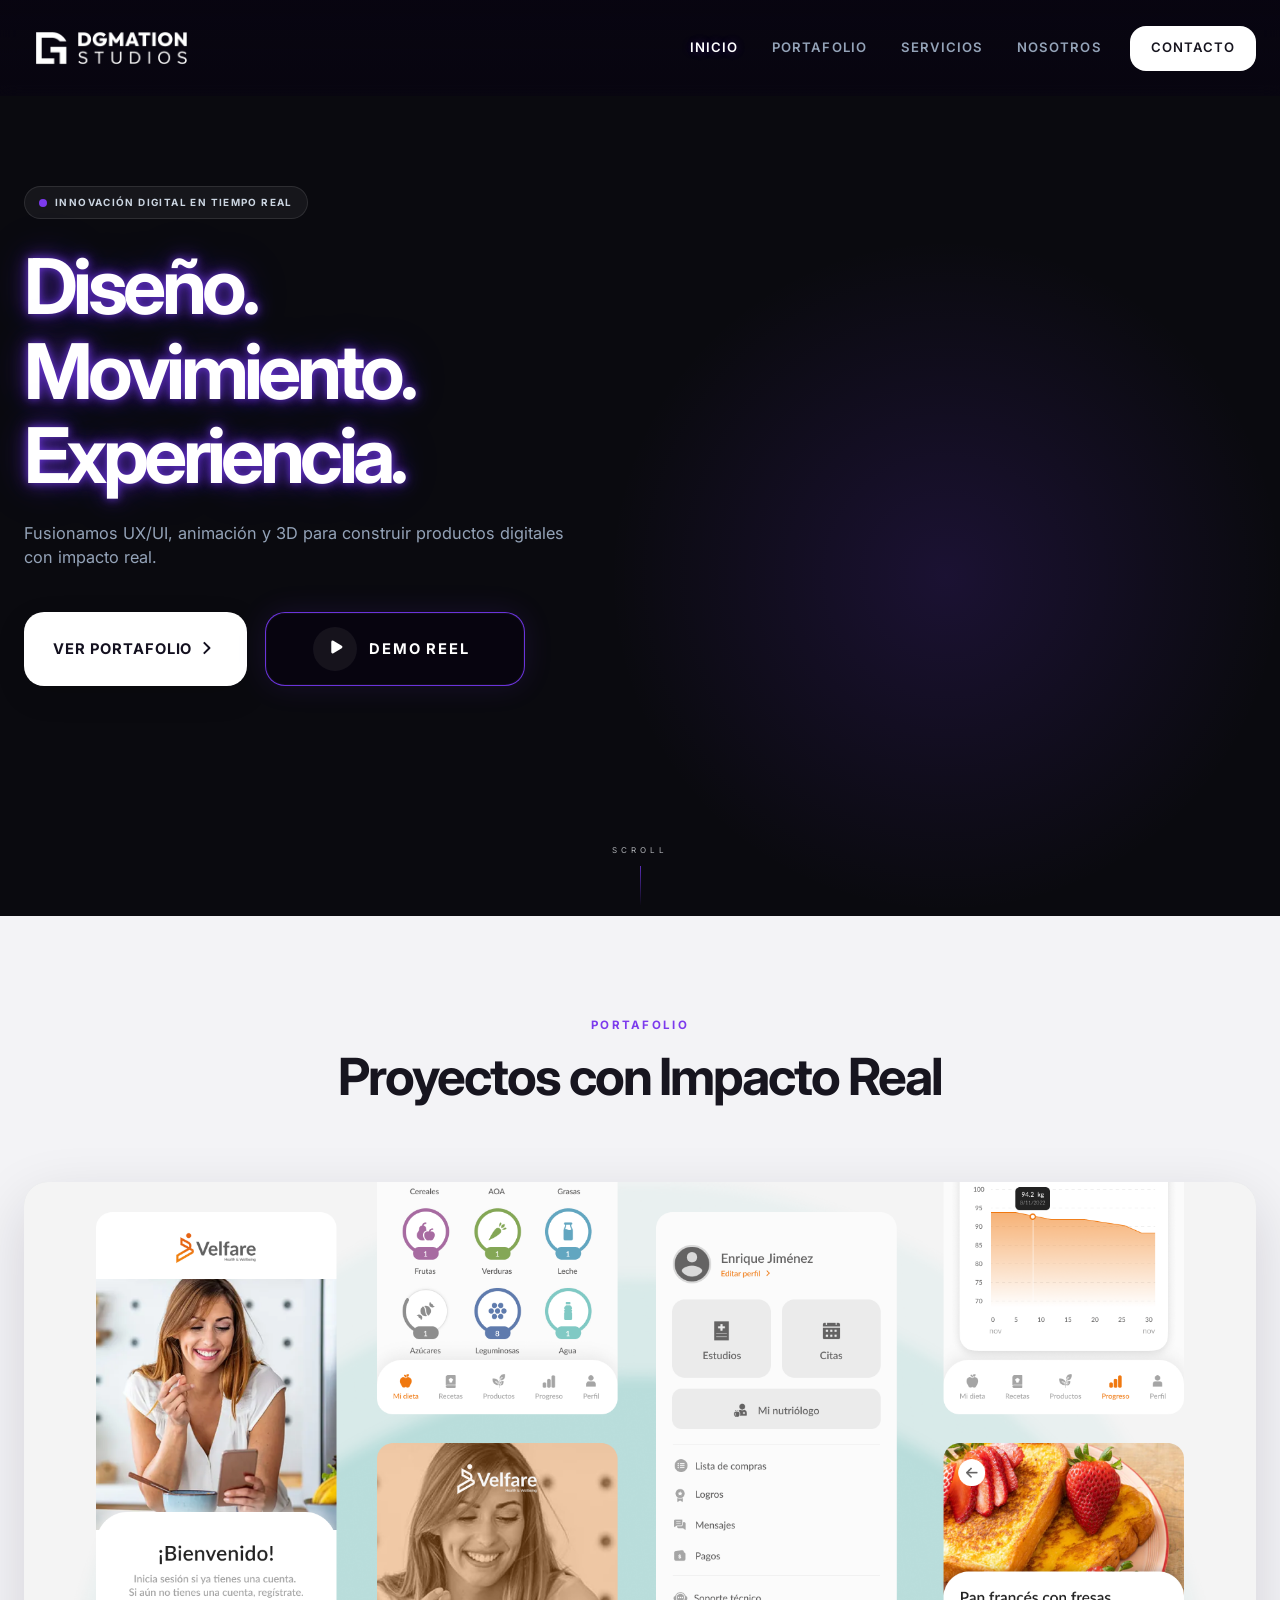
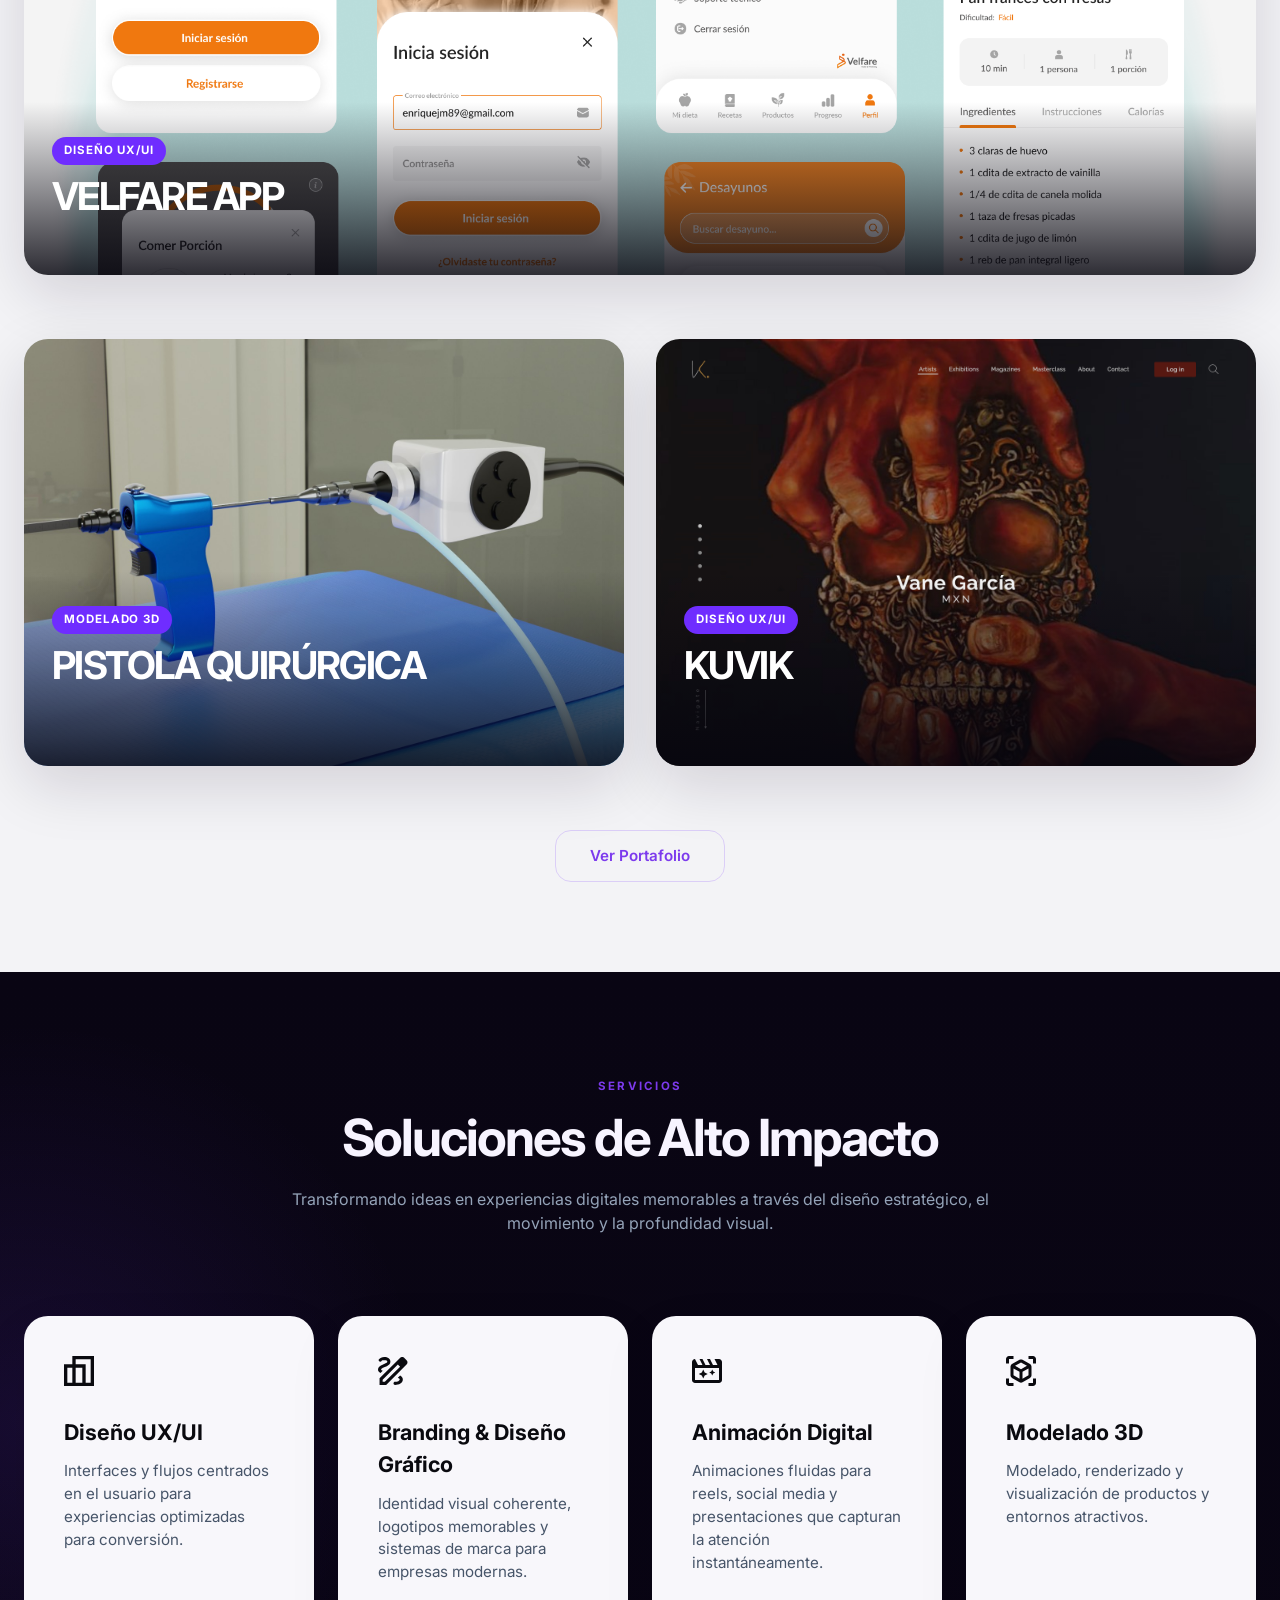
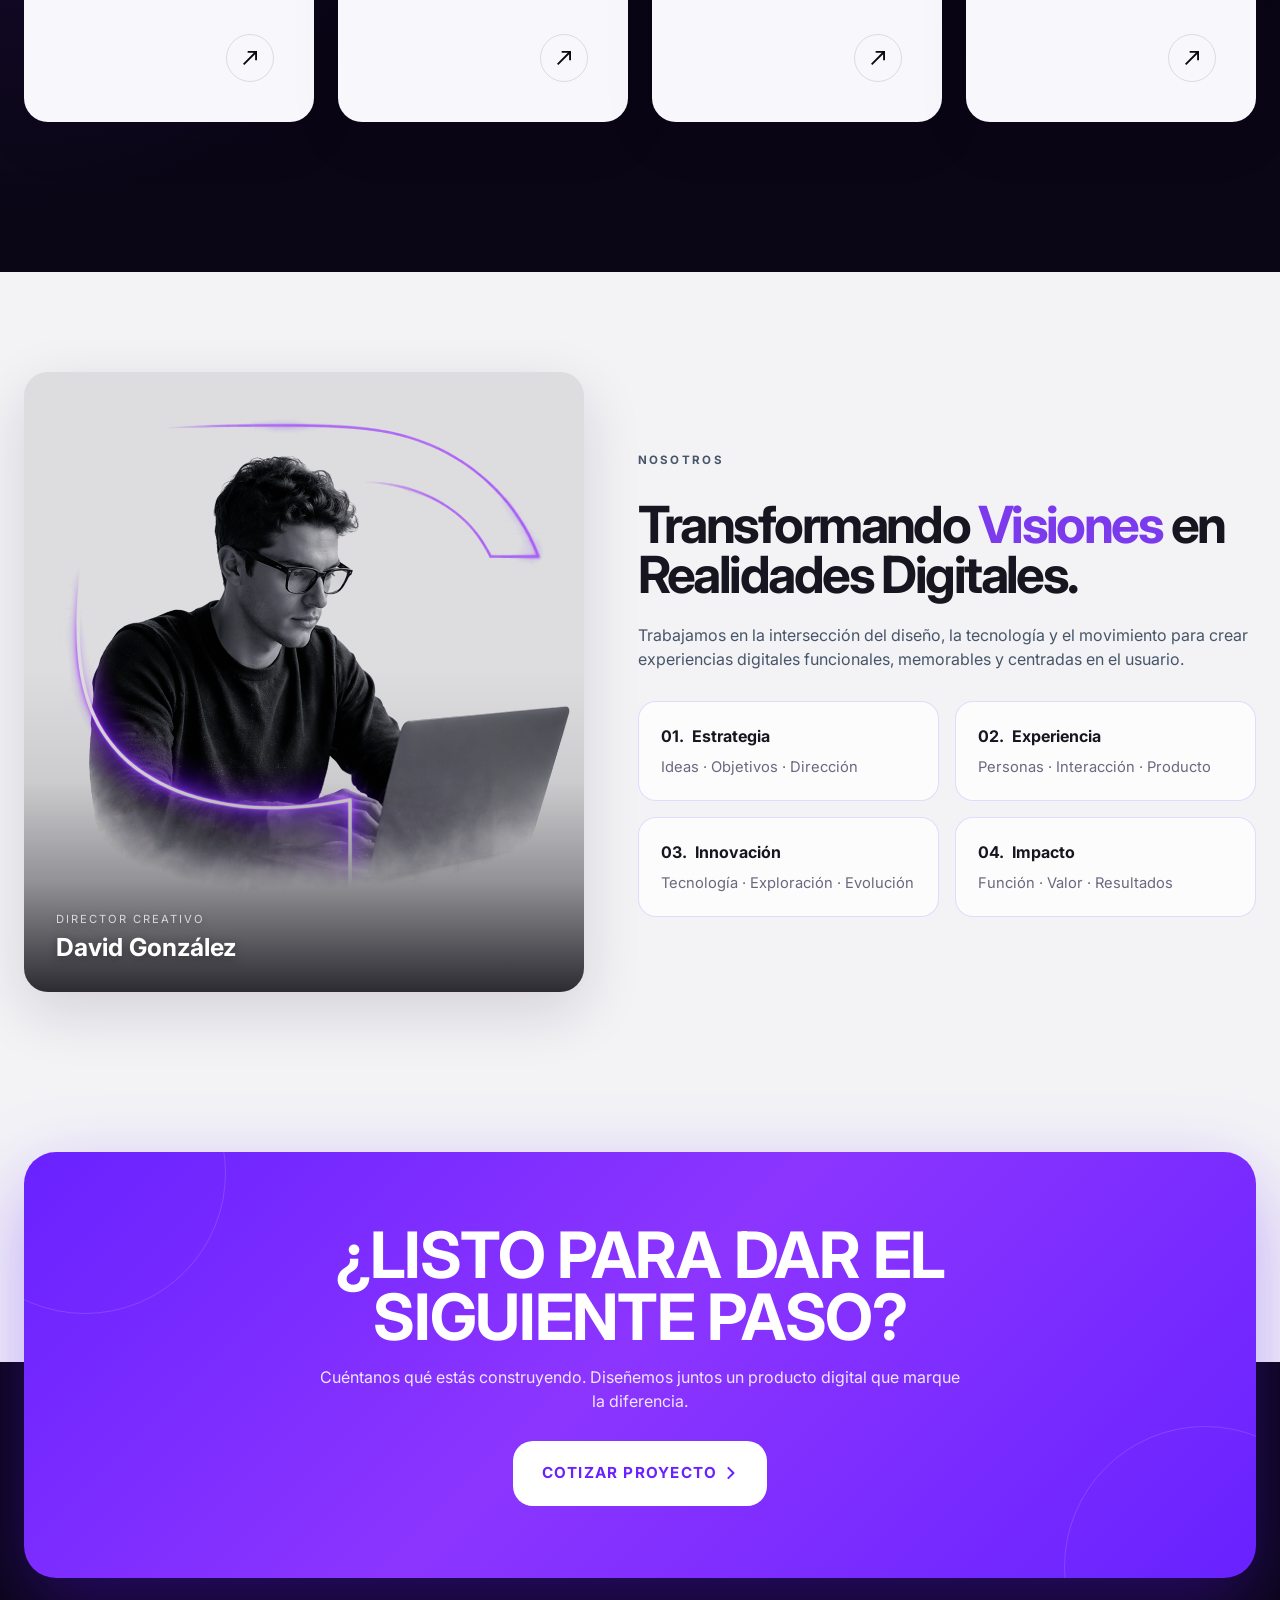
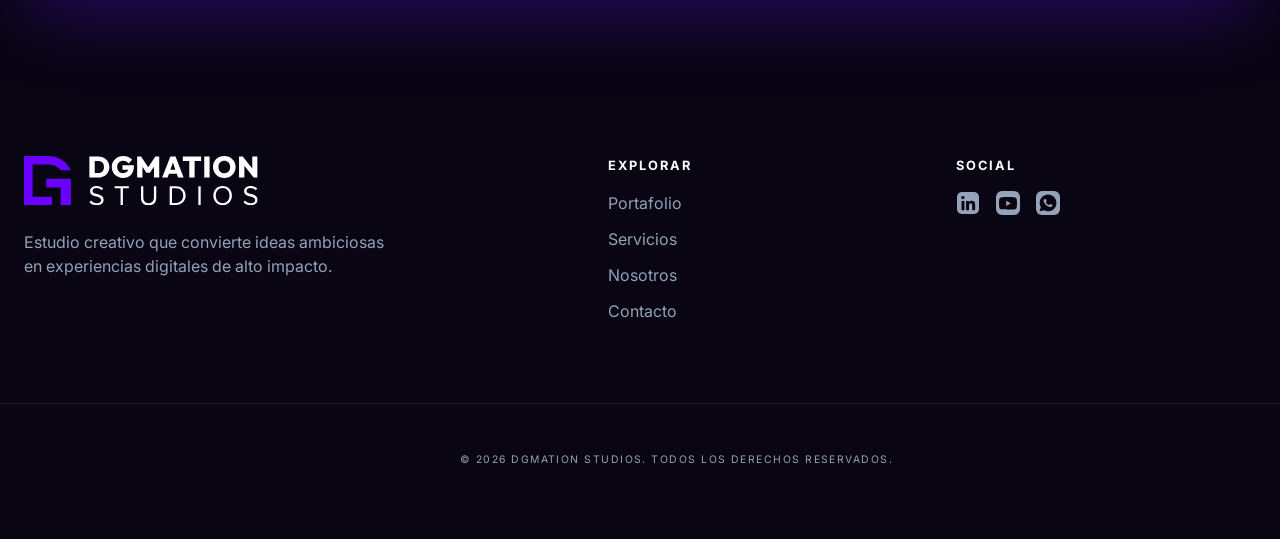
<file: index.html>
<!doctype html>
<html lang="es">
  <head>
    <meta charset="UTF-8" />
    <meta name="viewport" content="width=device-width, initial-scale=1.0" />
    <title>DGMATION STUDIOS | UX/UI, 3D & Experiencias Digitales</title>

    <meta
      name="description"
      content="Estudio creativo especializado en UX/UI, animación y 3D. Creamos experiencias digitales con impacto real."
    />

    <meta property="og:title" content="DGMATION STUDIOS" />
    <meta
      property="og:description"
      content="Diseño UX/UI, animación y 3D para productos digitales."
    />
    <meta
      property="og:image"
      content="https://dgmation.design/assets/images/preview.jpg"
    />
    <meta property="og:url" content="https://dgmation.design" />
    <meta property="og:type" content="website" />
    <link rel="preconnect" href="https://fonts.googleapis.com" />
    <link rel="preconnect" href="https://fonts.gstatic.com" crossorigin />
    <link
      href="https://fonts.googleapis.com/css2?family=Inter:wght@400;500;600;700;800&display=swap"
      rel="stylesheet"
    />
    <link rel="icon" type="image/png" href="/assets/images/favicon.png" />
    <link rel="stylesheet" href="css/styles.css" />
  </head>
  <body>
    <div id="top"></div>
    <header class="header">
      <div class="container navbar">
        <a href="#top" class="logo">
          <img src="assets/images/logo-white.png" alt="Logo dgmationstudios" />
        </a>

        <button
          class="menu-toggle"
          type="button"
          aria-label="Abrir menú"
          aria-expanded="false"
          aria-controls="mobile-menu"
        >
          <span></span>
          <span></span>
          <span></span>
        </button>

        <div class="nav-group" id="mobile-menu">
          <nav class="nav">
            <a href="#top" aria-current="page">Inicio</a>
            <a href="portfolio.html">Portafolio</a>
            <a href="index.html#services">Servicios</a>
            <a href="index.html#about">Nosotros</a>
          </nav>

          <a href="#contactModal" class="btn btn-light nav-contact js-open-contact">Contacto</a>
        </div>
      </div>
    </header>

    <main>
      <section class="hero" id="hero">
        <div class="container hero-grid">
          <div class="hero-content">
            <p class="eyebrow">Innovación digital en tiempo real</p>
            <h1 class="hero-title">
              <span class="hero-title-line">Diseño.</span>
              <span class="hero-title-line">Movimiento.</span>
              <span class="hero-title-line">Experiencia.</span>
            </h1>
            <p class="hero-description">
              Fusionamos UX/UI, animación y 3D para construir productos
              digitales con impacto real.
            </p>

            <div class="hero-actions">
              <a href="portfolio.html" class="btn hero-btn hero-btn-primary">
                <span class="hero-btn-text">Ver Portafolio</span>
                <span class="hero-btn-icon hero-btn-arrow" aria-hidden="true">
                  <svg xmlns="http://www.w3.org/2000/svg" width="24" height="24" viewBox="0 0 24 24" fill="none">
                    <path fill-rule="evenodd" clip-rule="evenodd" d="M16.1569 12.711L10.4999 18.368L9.08594 16.954L14.0359 12.004L9.08594 7.05401L10.4999 5.64001L16.1569 11.297C16.3444 11.4845 16.4497 11.7389 16.4497 12.004C16.4497 12.2692 16.3444 12.5235 16.1569 12.711Z" fill="black"/>
                  </svg>
                </span>
                <!--<span class="hero-btn-icon hero-btn-arrow" aria-hidden="true">
                  <svg xmlns="http://www.w3.org/2000/svg" width="14" height="14" viewBox="0 0 14 14" fill="none">
                    <path d="M10.1458 7.5H0V5.83333H10.1458L5.47917 1.16667L6.66667 0L13.3333 6.66667L6.66667 13.3333L5.47917 12.1667L10.1458 7.5Z" fill="#0C0819"/>
                  </svg>
                </span>-->
              </a>

              <a
                href="#showreel"
                class="btn hero-btn hero-btn-showreel"
                id="openShowreel"
              >
                <span class="hero-btn-play" aria-hidden="true">
                  <span class="play-icon">
                    <svg
                      xmlns="http://www.w3.org/2000/svg"
                      width="20"
                      height="20"
                      viewBox="0 0 20 20"
                      fill="none"
                    >
                      <path
                        d="M6.66675 5L15.0001 10L6.66675 15V5Z"
                        fill="white"
                        stroke="white"
                        stroke-width="2.78662"
                        stroke-linecap="round"
                        stroke-linejoin="round"
                      />
                    </svg>
                  </span>
                </span>
                <span class="hero-btn-text">Demo Reel</span>
              </a>
            </div>
          </div>

          <div class="hero-visual">
            <div class="hero-media-frame">
              <video
                class="hero-video"
                autoplay
                muted
                loop
                playsinline
                preload="metadata"
              >
                <source src="assets/videos/hero_video.mp4" type="video/mp4" />
                Tu navegador no soporta video HTML5.
              </video>
            </div>
          </div>
        </div>
        <div class="hero-scroll">
          <span class="hero-scroll-text">Scroll</span>
          <span class="hero-scroll-line"></span>
        </div>
      </section>

      <section class="portfolio portfolio-home-reveal" id="portfolio">
        <div class="container">
          <div class="section-heading section-heading-center portfolio-home-heading">
            <p class="section-label">Portafolio</p>
            <h2>Proyectos con Impacto Real</h2>
          </div>

          <div class="portfolio-grid portfolio-home-grid">
            <article class="project-card project-card-large portfolio-home-card">
              <a
                href="portfolio.html"
                class="portfolio-home-link"
                aria-label="Ver portafolio de DGMATION STUDIOS"
              >
                <img
                  src="assets/images/velfare-image.png"
                  alt="Rediseño de portal corporativo"
                />

                <div class="project-overlay">
                  <p class="project-tag">Diseño UX/UI</p>
                  <h3>Velfare App</h3>

                  <p class="project-description">
                    Aplicación enfocada en nutrición personalizada con experiencia
                    intuitiva y visual.
                  </p>
                </div>
              </a>
            </article>

            <article class="project-card portfolio-home-card">
              <a
                href="portfolio.html"
                class="portfolio-home-link"
                aria-label="Ver portafolio de DGMATION STUDIOS"
              >
                <img
                  src="assets/images/pistola-image.jpg"
                  alt="Identity Luxury Apps"
                />

                <div class="project-overlay">
                  <p class="project-tag">Modelado 3D</p>

                  <h3>Pistola Quirúrgica</h3>

                  <p class="project-description">
                    Modelado 3D de dispositivo médico orientado a simulación,
                    visualización y comunicación técnica dentro del sector salud.
                  </p>
                </div>
              </a>
            </article>

            <article class="project-card portfolio-home-card">
              <a
                href="portfolio.html"
                class="portfolio-home-link"
                aria-label="Ver portafolio de DGMATION STUDIOS"
              >
                <img
                  src="assets/images/kuvik-image.jpg"
                  alt="SaaS Dashboard V2"
                />

                <div class="project-overlay">
                  <p class="project-tag">Diseño UX/UI</p>

                  <h3>Kuvik</h3>

                  <p class="project-description">
                    Sitio web diseñado para exhibir y comercializar arte digital,
                    con una experiencia enfocada en la exploración visual.
                  </p>
                </div>
              </a>
            </article>
          </div>

          <div class="section-cta portfolio-home-cta">
            <a href="portfolio.html" class="btn btn-outline-light">Ver Portafolio</a>
          </div>
        </div>
      </section>

      <section class="services" id="services">
        <div class="container">
          <div class="section-heading section-heading-center services-heading">
            <p class="section-label">Servicios</p>
            <h2>Soluciones de Alto Impacto</h2>
            <p>
              Transformando ideas en experiencias digitales memorables a través
              del diseño estratégico, el movimiento y la profundidad visual.
            </p>
          </div>

          <div class="services-grid">
            <article class="service-card">
              <a
                href="#contactModal"
                class="service-card-link js-open-contact"
                aria-label="Cotizar servicio de Diseño UX/UI"
              >
                <div class="service-icon">
                  <svg
                    xmlns="http://www.w3.org/2000/svg"
                    width="27"
                    height="27"
                    viewBox="0 0 27 27"
                    fill="none"
                  >
                    <path
                      d="M0 27V7.5H7.5V0H27V27H0V27M19.5 24H24V3H10.5V7.5H19.5V24V24M10.5 24H16.5V10.5H10.5V24V24M3 24H7.5V10.5H3V24V24M19.5 7.5V7.5V7.5V7.5V10.5V10.5V10.5V10.5V10.5V10.5V10.5V10.5V7.5V7.5V7.5V7.5M7.5 10.5V10.5V10.5V10.5V10.5V10.5M16.5 10.5V10.5V10.5V10.5V10.5V10.5M19.5 7.5V7.5V7.5V7.5V7.5V7.5V7.5V7.5"
                      fill="#0A0A0F"
                    />
                  </svg>
                </div>
                <h3>Diseño UX/UI</h3>
                <p>
                  Interfaces y flujos centrados en el usuario para experiencias
                  optimizadas para conversión.
                </p>
                <span class="service-link" aria-hidden="true">
                  <svg
                    xmlns="http://www.w3.org/2000/svg"
                    width="14"
                    height="14"
                    viewBox="0 0 15 15"
                    fill="none"
                  >
                    <path
                      d="M1.4 15L0 13.6L11.6 2H5V0H15V10H13V3.4L1.4 15Z"
                      fill="#0A0A0F"
                    />
                  </svg>
                </span>
               </a>
            </article>

            <article class="service-card">
              <a
                href="#contactModal"
                class="service-card-link js-open-contact"
                aria-label="Cotizar servicio de Branding & Diseño Gráfico"
              >
                <div class="service-icon">
                  <svg
                    xmlns="http://www.w3.org/2000/svg"
                    width="28"
                    height="26"
                    viewBox="0 0 29 27"
                    fill="none"
                  >
                    <path
                      d="M1.5 27V20.625L21.2625 0.9C21.5625 0.6 21.9 0.375 22.275 0.225C22.65 0.075 23.025 0 23.4 0C23.8 0 24.1813 0.075 24.5438 0.225C24.9063 0.375 25.225 0.6 25.5 0.9L27.6 3C27.9 3.275 28.125 3.59375 28.275 3.95625C28.425 4.31875 28.5 4.7 28.5 5.1C28.5 5.475 28.425 5.85 28.275 6.225C28.125 6.6 27.9 6.9375 27.6 7.2375L7.875 27H1.5V27M4.5 24H6.6L21.3375 9.3L20.2875 8.2125L19.2 7.1625L4.5 21.9V24V24M25.5 5.1375V5.1375L23.3625 3V3L25.5 5.1375V5.1375M20.2875 8.2125L19.2 7.1625V7.1625L21.3375 9.3V9.3L20.2875 8.2125V8.2125M16.5 27C18.35 27 20.0625 26.5375 21.6375 25.6125C23.2125 24.6875 24 23.4 24 21.75C24 20.85 23.7625 20.075 23.2875 19.425C22.8125 18.775 22.175 18.2125 21.375 17.7375L19.1625 19.95C19.7375 20.2 20.1875 20.475 20.5125 20.775C20.8375 21.075 21 21.4 21 21.75C21 22.325 20.5438 22.8437 19.6313 23.3062C18.7188 23.7687 17.675 24 16.5 24C16.075 24 15.7187 24.1437 15.4312 24.4312C15.1437 24.7187 15 25.075 15 25.5C15 25.925 15.1437 26.2813 15.4312 26.5688C15.7187 26.8563 16.075 27 16.5 27V27M2.3625 15.525L4.6125 13.275C4.1125 13.075 3.71875 12.8688 3.43125 12.6562C3.14375 12.4437 3 12.225 3 12C3 11.7 3.225 11.4 3.675 11.1C4.125 10.8 5.075 10.3375 6.525 9.7125C8.725 8.7625 10.1875 7.9 10.9125 7.125C11.6375 6.35 12 5.475 12 4.5C12 3.125 11.45 2.03125 10.35 1.21875C9.25 0.40625 7.8 0 6 0C4.875 0 3.86875 0.2 2.98125 0.6C2.09375 1 1.4125 1.4875 0.9375 2.0625C0.6625 2.3875 0.55 2.75 0.6 3.15C0.65 3.55 0.8375 3.875 1.1625 4.125C1.4875 4.4 1.85 4.5125 2.25 4.4625C2.65 4.4125 2.9875 4.25 3.2625 3.975C3.6125 3.625 4 3.375 4.425 3.225C4.85 3.075 5.375 3 6 3C7.025 3 7.78125 3.15 8.26875 3.45C8.75625 3.75 9 4.1 9 4.5C9 4.85 8.78125 5.16875 8.34375 5.45625C7.90625 5.74375 6.9 6.25 5.325 6.975C3.325 7.85 1.9375 8.64375 1.1625 9.35625C0.3875 10.0687 0 10.95 0 12C0 12.8 0.2125 13.4812 0.6375 14.0437C1.0625 14.6062 1.6375 15.1 2.3625 15.525V15.525"
                      fill="#0A0A0F"
                    />
                  </svg>
                </div>
                <h3>Branding & Diseño Gráfico</h3>
                <p>
                  Identidad visual coherente, logotipos memorables y sistemas de
                  marca para empresas modernas.
                </p>
                <span class="service-link" aria-hidden="true">
                  <svg
                    xmlns="http://www.w3.org/2000/svg"
                    width="14"
                    height="14"
                    viewBox="0 0 15 15"
                    fill="none"
                  >
                    <path
                      d="M1.4 15L0 13.6L11.6 2H5V0H15V10H13V3.4L1.4 15Z"
                      fill="#0A0A0F"
                    />
                  </svg>
                </span>
              </a>
            </article>

            <article class="service-card">
              <a
                href="#contactModal"
                class="service-card-link js-open-contact"
                aria-label="Cotizar servicio de Animación Digital"
              >
                <div class="service-icon">
                  <svg
                    xmlns="http://www.w3.org/2000/svg"
                    width="30"
                    height="24"
                    viewBox="0 0 30 24"
                    fill="none"
                  >
                    <path
                      d="M11.25 10.5L9.825 13.575L6.75 15L9.825 16.425L11.25 19.5L12.675 16.425L15.75 15L12.675 13.575L11.25 10.5V10.5M20.25 10.5L19.275 12.525L17.25 13.5L19.275 14.475L20.25 16.5L21.225 14.475L23.25 13.5L21.225 12.525L20.25 10.5V10.5M3 0L6 6H10.5L7.5 0H10.5L13.5 6H18L15 0H18L21 6H25.5L22.5 0H27C27.825 0 28.5312 0.29375 29.1187 0.88125C29.7062 1.46875 30 2.175 30 3V21C30 21.825 29.7062 22.5312 29.1187 23.1187C28.5312 23.7062 27.825 24 27 24H3C2.175 24 1.46875 23.7062 0.88125 23.1187C0.29375 22.5312 0 21.825 0 21V3C0 2.175 0.29375 1.46875 0.88125 0.88125C1.46875 0.29375 2.175 0 3 0V0V0M3 9V21V21V21H27V21V21V9H3V9M3 9V9V21V21V21V21V21V21V9V9"
                      fill="#0A0A0F"
                    />
                  </svg>
                </div>
                <h3>Animación Digital</h3>
                <p>
                  Animaciones fluidas para reels, social media y presentaciones
                  que capturan la atención instantáneamente.
                </p>
                <span class="service-link" aria-hidden="true">
                  <svg
                    xmlns="http://www.w3.org/2000/svg"
                    width="14"
                    height="14"
                    viewBox="0 0 15 15"
                    fill="none"
                  >
                    <path
                      d="M1.4 15L0 13.6L11.6 2H5V0H15V10H13V3.4L1.4 15Z"
                      fill="#0A0A0F"
                    />
                  </svg>
                </span>
              </a>
            </article>

            <article class="service-card">
              <a
                href="#contactModal"
                class="service-card-link js-open-contact"
                aria-label="Cotizar servicio de Visualización 3D"
              >
                <div class="service-icon">
                  <svg
                    xmlns="http://www.w3.org/2000/svg"
                    width="30"
                    height="30"
                    viewBox="0 0 30 30"
                    fill="none"
                  >
                    <path
                      d="M13.5 26.2125L6 21.9C5.525 21.625 5.15625 21.2625 4.89375 20.8125C4.63125 20.3625 4.5 19.8625 4.5 19.3125V10.6875C4.5 10.1375 4.63125 9.6375 4.89375 9.1875C5.15625 8.7375 5.525 8.375 6 8.1L13.5 3.7875C13.975 3.5125 14.475 3.375 15 3.375C15.525 3.375 16.025 3.5125 16.5 3.7875L24 8.1C24.475 8.375 24.8438 8.7375 25.1063 9.1875C25.3688 9.6375 25.5 10.1375 25.5 10.6875V19.3125C25.5 19.8625 25.3688 20.3625 25.1063 20.8125C24.8438 21.2625 24.475 21.625 24 21.9L16.5 26.2125C16.025 26.4875 15.525 26.625 15 26.625C14.475 26.625 13.975 26.4875 13.5 26.2125V26.2125M13.5 22.7625V15.8625L7.5 12.375V19.3125V19.3125V19.3125L13.5 22.7625V22.7625M16.5 22.7625L22.5 19.3125V19.3125V19.3125V12.375L16.5 15.8625V22.7625V22.7625M0 7.5V3C0 2.175 0.29375 1.46875 0.88125 0.88125C1.46875 0.29375 2.175 0 3 0H7.5V3H3V3V3V7.5H0V7.5M7.5 30H3C2.175 30 1.46875 29.7062 0.88125 29.1187C0.29375 28.5312 0 27.825 0 27V22.5H3V27V27V27H7.5V30V30M22.5 30V27H27V27V27V22.5H30V27C30 27.825 29.7062 28.5312 29.1187 29.1187C28.5312 29.7062 27.825 30 27 30H22.5V30M27 7.5V3V3V3H22.5V0H27C27.825 0 28.5312 0.29375 29.1187 0.88125C29.7062 1.46875 30 2.175 30 3V7.5H27V7.5M15 13.275L20.925 9.7875L15 6.375V6.375V6.375L9.075 9.7875L15 13.275V13.275M15 14.9625V14.9625V14.9625V14.9625V14.9625V14.9625V14.9625V14.9625V14.9625V14.9625V14.9625V14.9625V14.9625V14.9625M15 13.275V13.275V13.275V13.275V13.275V13.275M16.5 15.8625V15.8625V15.8625V15.8625V15.8625V15.8625M13.5 15.8625V15.8625V15.8625V15.8625V15.8625V15.8625"
                      fill="#0A0A0F"
                    />
                  </svg>
                </div>
                <h3>Modelado 3D</h3>
                <p>
                  Modelado, renderizado y visualización de productos y entornos
                  atractivos.
                </p>
                <span class="service-link" aria-hidden="true">
                  <svg
                    xmlns="http://www.w3.org/2000/svg"
                    width="14"
                    height="14"
                    viewBox="0 0 15 15"
                    fill="none"
                  >
                    <path
                      d="M1.4 15L0 13.6L11.6 2H5V0H15V10H13V3.4L1.4 15Z"
                      fill="#0A0A0F"
                    />
                  </svg>
                </span>
              </a>
            </article>
          </div>

          <!--  
          <div class="section-cta">
            <a href="#contact" class="btn btn-outline">Hablemos de tu proyecto</a>
          </div>
          -->
        </div>
      </section>

      <section class="about" id="about">
        <div class="container about-grid">
          <article class="profile-card">
            <img
              src="assets/images/nosotros-section-dg.png"
              alt="Retrato de David González"
            />
            <div class="profile-info">
              <p class="profile-role">Director Creativo</p>
              <h2>David González</h2>
            </div>
          </article>

          <div class="about-content">
            <p class="section-label">Nosotros</p>
            <h2>
              Transformando <span>Visiones</span> en<br />
              Realidades Digitales.
            </h2>
            <p>
              Trabajamos en la intersección del diseño, la tecnología y el movimiento para crear experiencias digitales funcionales, memorables y centradas en el usuario.
            </p>

            <div class="skills-grid">
              <article class="skill-card">
                <h3>01. &nbsp;Estrategia</h3>
                <p>Ideas · Objetivos · Dirección</p>
              </article>

              <article class="skill-card">
                <h3>02. &nbsp;Experiencia</h3>
                <p>Personas · Interacción · Producto</p>
              </article>

              <article class="skill-card">
                <h3>03. &nbsp;Innovación</h3>
                <p>Tecnología · Exploración · Evolución</p>
              </article>

              <article class="skill-card">
                <h3>04. &nbsp;Impacto</h3>
                <p>Función · Valor · Resultados</p>
              </article>
            </div>
          </div>
        </div>
      </section>

      <section class="cta-banner" id="contact">
        <div class="container">
          <div class="cta-box">
            <h2>¿LISTO PARA DAR EL SIGUIENTE PASO?</h2>
            <p>
              Cuéntanos qué estás construyendo. Diseñemos juntos un producto digital que marque la diferencia.
            </p>
            <a
              href="#contactModal"
              class="btn btn-light cta-contact js-open-contact"
            >
              <span>Cotizar Proyecto</span>

              <span class="cta-contact-arrow" aria-hidden="true">
                <svg
                  xmlns="http://www.w3.org/2000/svg"
                  width="24"
                  height="24"
                  viewBox="0 0 24 24"
                  fill="none"
                >
                  <path
                    fill-rule="evenodd"
                    clip-rule="evenodd"
                    d="M16.1569 12.711L10.4999 18.368L9.08594 16.954L14.0359 12.004L9.08594 7.05401L10.4999 5.64001L16.1569 11.297C16.3444 11.4845 16.4497 11.7389 16.4497 12.004C16.4497 12.2692 16.3444 12.5235 16.1569 12.711Z"
                    fill="currentColor"
                  />
                </svg>
              </span>
            </a>
          </div>
        </div>
      </section>
    </main>

    <footer class="footer">
      <div class="container footer-grid">
        <div>
          <a href="index.html#hero" class="logo footer-logo">
            <img
              src="assets/images/logo-purple-white.svg"
              alt="Logo dgmationstudios"
            />
          </a>
          <p>
            Estudio creativo que convierte ideas ambiciosas en experiencias digitales de alto impacto.
          </p>
        </div>

        <div>
          <h3>Explorar</h3>
          <ul>
            <li><a href="portfolio.html">Portafolio</a></li>
            <li><a href="index.html#services">Servicios</a></li>
            <li><a href="index.html#about">Nosotros</a></li>
            <li><a href="#contactModal" class="js-open-contact">Contacto</a></li>
          </ul>
        </div>

        <div>
          <h3>Social</h3>
          <ul class="footer-social">
            <li>
              <a href="https://www.linkedin.com/in/david-esa%C3%BA-gonz%C3%A1lez-guti%C3%A9rrez-844838271/" class="social-link social-linkedin" aria-label="LinkedIn" target="_blank" rel="noopener noreferrer">
                <svg
                  xmlns="http://www.w3.org/2000/svg"
                  width="24"
                  height="24"
                  viewBox="0 0 24 24"
                  fill="none"
                >
                  <path
                    d="M17.9829 1H6.01713C4.6865 1 3.41038 1.52859 2.46948 2.46948C1.52859 3.41038 1 4.6865 1 6.01713V17.9829C1 19.3135 1.52859 20.5896 2.46948 21.5305C3.41038 22.4714 4.6865 23 6.01713 23H17.9829C19.3135 23 20.5896 22.4714 21.5305 21.5305C22.4714 20.5896 23 19.3135 23 17.9829V6.01713C23 4.6865 22.4714 3.41038 21.5305 2.46948C20.5896 1.52859 19.3135 1 17.9829 1ZM8.43826 18.7602C8.44179 18.8216 8.43274 18.8831 8.41165 18.9409C8.39056 18.9987 8.35788 19.0515 8.31562 19.0962C8.27335 19.1409 8.2224 19.1765 8.16588 19.2008C8.10937 19.2251 8.04849 19.2375 7.98697 19.2374H5.97877C5.85766 19.2345 5.74255 19.1841 5.65817 19.0972C5.57378 19.0103 5.52686 18.8938 5.52749 18.7726V10.4205C5.52583 10.3602 5.53628 10.3002 5.55821 10.244C5.58015 10.1878 5.61312 10.1366 5.6552 10.0934C5.69727 10.0501 5.74758 10.0158 5.80316 9.99232C5.85873 9.96887 5.91845 9.9568 5.97877 9.95682H7.98697C8.0473 9.9568 8.10701 9.96887 8.16259 9.99232C8.21817 10.0158 8.26848 10.0501 8.31055 10.0934C8.35262 10.1366 8.3856 10.1878 8.40753 10.244C8.42947 10.3002 8.43992 10.3602 8.43826 10.4205V18.7602ZM6.94564 8.20021C6.72822 8.19858 6.51325 8.15414 6.313 8.06943C6.11275 7.98472 5.93115 7.8614 5.77856 7.7065C5.62597 7.55161 5.50539 7.36818 5.42369 7.16669C5.34199 6.96519 5.30078 6.74958 5.30241 6.53215C5.30404 6.31473 5.34848 6.09976 5.43319 5.89951C5.5179 5.69926 5.64122 5.51766 5.79611 5.36507C5.951 5.21249 6.13444 5.0919 6.33593 5.0102C6.53743 4.9285 6.75304 4.88729 6.97046 4.88892C7.40202 4.90296 7.81101 5.08509 8.11016 5.39645C8.40931 5.70782 8.57493 6.12377 8.5717 6.55554C8.56846 6.98731 8.39661 7.40073 8.09282 7.70757C7.78903 8.01441 7.37736 8.19039 6.94564 8.19795M19.1494 18.7467C19.1489 18.8607 19.1042 18.97 19.0246 19.0517C18.9451 19.1333 18.8369 19.1809 18.723 19.1844H16.6031C16.4889 19.1809 16.3806 19.1331 16.3011 19.0513C16.2215 18.9694 16.1769 18.8597 16.1766 18.7455V14.8826C16.1766 14.3061 16.3526 12.3746 14.6468 12.3746C13.3166 12.3746 13.0537 13.7284 13.003 14.3309V18.8335C13.003 18.9479 12.9585 19.0578 12.8789 19.14C12.7993 19.2221 12.6908 19.27 12.5765 19.2735H10.5198C10.4033 19.2732 10.2917 19.2268 10.2094 19.1443C10.1271 19.0618 10.0809 18.95 10.0809 18.8335V10.3799C10.0844 10.2656 10.1323 10.1571 10.2145 10.0775C10.2966 9.99788 10.4065 9.95338 10.5209 9.95344H12.5765C12.6909 9.95338 12.8008 9.99788 12.883 10.0775C12.9651 10.1571 13.013 10.2656 13.0165 10.3799V11.1076C13.3167 10.6683 13.731 10.3193 14.215 10.0982C14.6989 9.8771 15.234 9.79233 15.7626 9.85303C19.1867 9.85303 19.1743 13.0515 19.1743 14.8702L19.1494 18.7467Z"
                    fill="#94A3B8"
                  />
                </svg>
              </a>
            </li>
            <!--  
            <li>
              <a href="#" class="social-link social-instagram"
                ><svg
                  xmlns="http://www.w3.org/2000/svg"
                  width="24"
                  height="24"
                  viewBox="0 0 24 24"
                  fill="none"
                >
                  <rect width="24" height="24" rx="6" fill="#94A3B8" />
                  <path
                    d="M8.68614 4.05595C7.83487 4.09612 7.25354 4.23197 6.74534 4.43167C6.21938 4.63664 5.77358 4.9117 5.33002 5.35686C4.88647 5.80202 4.61333 6.24813 4.40979 6.7749C4.21281 7.28422 4.07936 7.86602 4.04176 8.71777C4.00416 9.56952 3.99584 9.8433 4 12.016C4.00416 14.1886 4.01376 14.461 4.05504 15.3145C4.09568 16.1656 4.23106 16.7467 4.43075 17.2551C4.63605 17.7811 4.91079 18.2267 5.35611 18.6704C5.80142 19.1141 6.24722 19.3866 6.77526 19.5905C7.2841 19.7872 7.86607 19.9212 8.71766 19.9585C9.56925 19.9958 9.84335 20.0044 12.0154 20.0003C14.1874 19.9961 14.4608 19.9865 15.3142 19.946C16.1675 19.9056 16.7457 19.7692 17.2542 19.5705C17.7802 19.3647 18.2261 19.0905 18.6695 18.645C19.1129 18.1995 19.3859 17.7531 19.5893 17.226C19.7864 16.7171 19.9203 16.1352 19.9573 15.2842C19.9946 14.4302 20.0034 14.1576 19.9992 11.9852C19.9951 9.8129 19.9853 9.54056 19.9448 8.68737C19.9043 7.83418 19.7688 7.25477 19.5693 6.74609C19.3636 6.22013 19.0892 5.77481 18.6441 5.33078C18.1989 4.88674 17.7522 4.61392 17.2252 4.41102C16.7161 4.21405 16.1344 4.0798 15.2828 4.04299C14.4312 4.00619 14.1571 3.99675 11.9843 4.00091C9.81151 4.00507 9.53949 4.01435 8.68614 4.05595ZM8.77958 18.5192C7.99952 18.4853 7.57597 18.3557 7.2937 18.2472C6.91991 18.1032 6.65365 17.9291 6.37235 17.6505C6.09105 17.3719 5.91823 17.1047 5.7723 16.7317C5.66269 16.4494 5.53068 16.0264 5.4942 15.2463C5.45451 14.4032 5.44619 14.1501 5.44155 12.014C5.43691 9.87803 5.44507 9.62521 5.48204 8.78178C5.51532 8.00236 5.64573 7.57832 5.75406 7.29622C5.89807 6.92195 6.07152 6.65617 6.35075 6.37502C6.62997 6.09388 6.89639 5.92075 7.2697 5.77481C7.55164 5.66473 7.97472 5.53383 8.75446 5.49671C9.59821 5.45671 9.85103 5.44871 11.9867 5.44407C14.1224 5.43943 14.3759 5.44743 15.2199 5.48455C15.9994 5.51847 16.4236 5.6476 16.7053 5.75657C17.0793 5.90058 17.3454 6.07356 17.6265 6.35326C17.9077 6.63296 18.081 6.89843 18.2269 7.27254C18.3372 7.55368 18.4681 7.97659 18.5049 8.75682C18.545 9.60056 18.5541 9.85355 18.558 11.9891C18.5618 14.1246 18.5543 14.3782 18.5173 15.2213C18.4833 16.0014 18.354 16.4251 18.2453 16.7077C18.1013 17.0813 17.9277 17.3478 17.6483 17.6287C17.3689 17.9097 17.1028 18.0829 16.7293 18.2288C16.4477 18.3387 16.0242 18.4699 15.2451 18.507C14.4013 18.5467 14.1485 18.5551 12.012 18.5597C9.87551 18.5643 9.62349 18.5557 8.77974 18.5192M15.3019 7.72457C15.3022 7.91447 15.3588 8.10001 15.4646 8.25773C15.5704 8.41544 15.7205 8.53824 15.8961 8.61061C16.0717 8.68297 16.2648 8.70164 16.4509 8.66426C16.6371 8.62688 16.808 8.53513 16.9421 8.4006C17.0761 8.26608 17.1672 8.09483 17.2039 7.90851C17.2406 7.72219 17.2212 7.52917 17.1482 7.35387C17.0752 7.17856 16.9519 7.02885 16.7938 6.92365C16.6357 6.81846 16.4499 6.76251 16.26 6.76289C16.0055 6.7634 15.7615 6.865 15.5818 7.04534C15.4021 7.22568 15.3014 7.47 15.3019 7.72457ZM7.89167 12.0086C7.89615 14.2776 9.73886 16.1128 12.0074 16.1085C14.2759 16.1041 16.1123 14.2616 16.108 11.9926C16.1037 9.72361 14.2605 7.88795 11.9917 7.89243C9.72286 7.89691 7.88735 9.73994 7.89167 12.0086ZM9.33275 12.0057C9.33171 11.4783 9.4871 10.9623 9.77928 10.5232C10.0715 10.084 10.4873 9.74136 10.9742 9.53854C11.4611 9.33572 11.9973 9.28185 12.5148 9.38373C13.0323 9.48561 13.508 9.73867 13.8818 10.1109C14.2555 10.4831 14.5104 10.9578 14.6143 11.475C14.7183 11.9921 14.6665 12.5284 14.4656 13.0162C14.2647 13.5039 13.9237 13.9211 13.4857 14.215C13.0477 14.5089 12.5324 14.6663 12.005 14.6674C11.6547 14.6681 11.3078 14.5998 10.9839 14.4665C10.6601 14.3331 10.3657 14.1372 10.1175 13.8901C9.86937 13.6429 9.67234 13.3493 9.53769 13.026C9.40304 12.7026 9.3334 12.356 9.33275 12.0057Z"
                    fill="#090513"
                  />
                </svg>
              </a>
            </li>
            -->
            <li>
              <a href="https://www.youtube.com/@DavidGonzalez-pk9kh" class="social-link social-youtube" aria-label="YouTube" target="_blank" rel="noopener noreferrer">
                <svg
                  xmlns="http://www.w3.org/2000/svg"
                  width="24"
                  height="24"
                  viewBox="0 0 24 24"
                  fill="none"
                >
                  <rect width="24" height="24" rx="6" fill="#94A3B8" />
                  <path
                    d="M12.0003 18.6387C12.0336 18.6387 17.6335 18.6373 19.033 18.2612C19.8074 18.0534 20.4173 17.4419 20.6243 16.6652C20.9988 15.2633 21 12.3454 21 12.3196C21 12.3196 21.0004 9.38208 20.6243 7.97397C20.4173 7.19719 19.8074 6.58507 19.033 6.37739C17.6335 6.00119 12.0336 5.99993 12.0003 5.99992C12.0003 5.99992 6.37139 6.00008 4.96756 6.37739C4.19311 6.58501 3.58328 7.19711 3.37629 7.97397C3.00021 9.38205 3 12.3196 3 12.3196C3.00001 12.3453 3.00181 15.2633 3.37629 16.6652C3.58328 17.442 4.19314 18.0535 4.96756 18.2612C6.37132 18.6384 12.0003 18.6387 12.0003 18.6387ZM10.159 9.65194L14.8638 12.3196L10.159 14.9867V9.65194Z"
                    fill="#090513"
                  />
                </svg>
              </a>
            </li>
            <li>
               <a
                  href="https://wa.me/525568031496?text=Hola%2C%20vi%20el%20sitio%20de%20DGMATION%20STUDIOS%20y%20me%20gustar%C3%ADa%20hablar%20sobre%20un%20proyecto."
                  class="social-link social-whatsapp"
                  aria-label="WhatsApp"
                  target="_blank"
                  rel="noopener noreferrer"
                >
                  <svg
                    xmlns="http://www.w3.org/2000/svg"
                    width="24"
                    height="24"
                    viewBox="0 0 24 24"
                    fill="none"
                  >
                    <rect width="24" height="24" rx="6" fill="#94A3B8" />

                    <path
                      fill-rule="evenodd"
                      clip-rule="evenodd"
                      d="M2.18398 21.331C2.16514 21.3988 2.16451 21.4704 2.18217 21.5385C2.19982 21.6066 2.23512 21.6689 2.28452 21.719C2.33392 21.7691 2.39566 21.8053 2.46351 21.8239C2.53137 21.8425 2.60293 21.8429 2.67098 21.825L7.27798 20.621C8.73967 21.4128 10.3757 21.8276 12.038 21.828H12.042C17.528 21.828 22 17.382 22 11.916C22.0034 10.6126 21.7475 9.32149 21.2472 8.11785C20.7469 6.91422 20.0123 5.8221 19.086 4.90505C18.1613 3.98046 17.0629 3.24782 15.854 2.74927C14.6451 2.25072 13.3496 1.9961 12.042 2.00005C6.55598 2.00005 2.08398 6.44604 2.08398 11.911C2.08398 13.65 2.54198 15.358 3.41398 16.865L2.18398 21.331ZM8.88598 7.17005C9.06898 7.17505 9.27198 7.18505 9.46498 7.61305C9.59298 7.89805 9.80798 8.42305 9.98398 8.85105C10.121 9.18405 10.233 9.45805 10.261 9.51405C10.326 9.64205 10.365 9.78905 10.281 9.96205L10.253 10.02C10.185 10.16 10.137 10.26 10.023 10.39L9.87998 10.56C9.79498 10.664 9.70998 10.766 9.63798 10.838C9.50898 10.966 9.37598 11.104 9.52398 11.36C9.67198 11.616 10.192 12.458 10.959 13.137C11.52 13.643 12.1636 14.0489 12.862 14.337C12.932 14.367 12.9887 14.3924 13.032 14.413C13.289 14.541 13.442 14.521 13.59 14.349C13.739 14.176 14.233 13.6 14.407 13.344C14.575 13.088 14.747 13.128 14.985 13.216C15.223 13.305 16.489 13.926 16.746 14.053L16.889 14.123C17.068 14.208 17.189 14.267 17.241 14.353C17.305 14.462 17.305 14.973 17.093 15.575C16.875 16.175 15.826 16.751 15.351 16.795L15.216 16.811C14.78 16.863 14.228 16.931 12.26 16.156C9.83398 15.202 8.23298 12.836 7.90998 12.357L7.85698 12.281L7.85198 12.273C7.70398 12.076 6.80298 10.871 6.80298 9.62705C6.80298 8.43705 7.38998 7.81705 7.65698 7.53505L7.70398 7.48505C7.79041 7.38742 7.896 7.30862 8.01419 7.25357C8.13238 7.19852 8.26064 7.16838 8.39098 7.16505C8.56398 7.16505 8.73798 7.16505 8.88598 7.17005Z"
                      fill="#090513"
                    />
                  </svg>
                </a>
            </li>
          </ul>
        </div>
      </div>
      <div class="footer-bottom">
        <div class="container">
          <p>© 2026 DGMATION STUDIOS. TODOS LOS DERECHOS RESERVADOS.</p>
        </div>
      </div>
    </footer>

    <div class="showreel-modal" id="showreelModal" aria-hidden="true">
      <div class="showreel-modal-overlay" id="showreelOverlay"></div>

      <div
        class="showreel-modal-dialog"
        role="dialog"
        aria-modal="true"
        aria-labelledby="showreelTitle"
      >
        <button
          class="showreel-close"
          id="closeShowreel"
          type="button"
          aria-label="Cerrar video"
        >
          <svg
            xmlns="http://www.w3.org/2000/svg"
            width="24"
            height="24"
            viewBox="0 0 24 24"
            fill="none"
          >
            <path
              d="M16.875 7.125L7.125 16.875M7.125 7.125L16.875 16.875"
              stroke="white"
              stroke-width="2.25"
              stroke-linecap="round"
              stroke-linejoin="round"
            />
          </svg>
        </button>

        <h2 class="showreel-title" id="showreelTitle">Demo Reel 2025</h2>

        <div class="showreel-video-wrap" id="showreelVideoWrap"></div>
      </div>
    </div>
        <!-- =========================
        CONTACT MODAL
    ========================= -->
    <div class="contact-modal" id="contactModal" aria-hidden="true">
      <div class="contact-modal-overlay" id="contactOverlay"></div>

      <div
        class="contact-modal-dialog"
        role="dialog"
        aria-modal="true"
        aria-labelledby="contactModalTitle"
      >
        <button
          class="contact-modal-close"
          id="closeContactModal"
          type="button"
          aria-label="Cerrar formulario de contacto"
        >
          <svg
            xmlns="http://www.w3.org/2000/svg"
            width="24"
            height="24"
            viewBox="0 0 24 24"
            fill="none"
          >
            <path
              d="M16.875 7.125L7.125 16.875M7.125 7.125L16.875 16.875"
              stroke="currentColor"
              stroke-width="2.25"
              stroke-linecap="round"
              stroke-linejoin="round"
            />
          </svg>
        </button>

        <!-- PANEL IZQUIERDO -->
        <aside class="contact-modal-info">
          <div class="contact-modal-info-top">
            <p class="contact-modal-eyebrow">Contacto</p>

            <h2 class="contact-modal-title" id="contactModalTitle">
              Hablemos.
            </h2>

            <p class="contact-modal-description">
              Estamos listos para transformar tu visión en una realidad digital de alto impacto.
            </p>
          </div>

          <div class="contact-modal-details">
            <!-- EMAIL -->
            <div class="contact-modal-detail contact-modal-detail--icon">
              <span class="contact-modal-detail-icon" aria-hidden="true">
                <svg
                  xmlns="http://www.w3.org/2000/svg"
                  width="24"
                  height="24"
                  viewBox="0 0 24 24"
                  fill="none"
                >
                  <path
                    d="M4 6.5H20V17.5H4V6.5Z"
                    stroke="currentColor"
                    stroke-width="1.8"
                    stroke-linejoin="round"
                  />
                  <path
                    d="M4.5 7L12 13L19.5 7"
                    stroke="currentColor"
                    stroke-width="1.8"
                    stroke-linecap="round"
                    stroke-linejoin="round"
                  />
                </svg>
              </span>

              <div class="contact-modal-detail-content">
                <span class="contact-modal-detail-label">Email</span>

                <a
                  href="mailto:hello@dgmation.design"
                  class="contact-modal-direct-link"
                >
                  hello@dgmation.design
                </a>
              </div>
            </div>

            <!-- TELÉFONO / WHATSAPP -->
            <div class="contact-modal-detail contact-modal-detail--icon">
              <span class="contact-modal-detail-icon" aria-hidden="true">
                <svg
                  xmlns="http://www.w3.org/2000/svg"
                  width="24"
                  height="24"
                  viewBox="0 0 24 24"
                  fill="none"
                >
                  <path
                    d="M8.3 4.5L10.2 8.2L8.6 9.8C9.7 12 11.5 13.8 13.7 14.9L15.3 13.3L19 15.2V18C19 18.6 18.6 19 18 19C10.8 19 5 13.2 5 6C5 5.4 5.4 5 6 5H8.3V4.5Z"
                    stroke="currentColor"
                    stroke-width="1.8"
                    stroke-linecap="round"
                    stroke-linejoin="round"
                  />
                </svg>
              </span>

              <div class="contact-modal-detail-content">
                <span class="contact-modal-detail-label">Teléfono / WhatsApp</span>

                <a
                  href="https://wa.me/525568031496?text=Hola%2C%20vi%20el%20sitio%20de%20DGMATION%20STUDIOS%20y%20me%20gustaría%20hablar%20sobre%20un%20proyecto."
                  class="contact-modal-direct-link contact-modal-phone-link"
                  target="_blank"
                  rel="noopener noreferrer"
                >
                  +52 (55) 6803-1496
                </a>

                <p class="contact-modal-detail-meta">
                  Lun – Dom · 9:00 – 18:00 CST
                </p>
              </div>
            </div>

            <!-- UBICACIÓN -->
            <div class="contact-modal-detail contact-modal-detail--icon">
              <span class="contact-modal-detail-icon" aria-hidden="true">
                <svg
                  xmlns="http://www.w3.org/2000/svg"
                  width="24"
                  height="24"
                  viewBox="0 0 24 24"
                  fill="none"
                >
                  <path
                    d="M12 21C12 21 18 15.7 18 10.5C18 7.2 15.3 4.5 12 4.5C8.7 4.5 6 7.2 6 10.5C6 15.7 12 21 12 21Z"
                    stroke="currentColor"
                    stroke-width="1.8"
                    stroke-linejoin="round"
                  />
                  <circle
                    cx="12"
                    cy="10.5"
                    r="2.2"
                    stroke="currentColor"
                    stroke-width="1.8"
                  />
                </svg>
              </span>

              <div class="contact-modal-detail-content">
                <span class="contact-modal-detail-label">Ubicación</span>

                <p class="contact-modal-detail-value">
                  Ciudad de México, México
                </p>

                <p class="contact-modal-detail-meta">
                  Operando a nivel global
                </p>
              </div>
            </div>
          </div>

          <div class="contact-modal-social-block">
            <span class="contact-modal-detail-label">Social</span>

            <ul class="contact-modal-social-icons">
              <li>
                <a
                  href="https://www.linkedin.com/in/david-esa%C3%BA-gonz%C3%A1lez-guti%C3%A9rrez-844838271/"
                  class="contact-social-link contact-social-linkedin"
                  aria-label="LinkedIn"
                  target="_blank" 
                  rel="noopener noreferrer"
                >
                    <svg
                    xmlns="http://www.w3.org/2000/svg"
                    width="24"
                    height="24"
                    viewBox="0 0 24 24"
                    fill="none"
                  >
                    <path
                      d="M17.9829 1H6.01713C4.6865 1 3.41038 1.52859 2.46948 2.46948C1.52859 3.41038 1 4.6865 1 6.01713V17.9829C1 19.3135 1.52859 20.5896 2.46948 21.5305C3.41038 22.4714 4.6865 23 6.01713 23H17.9829C19.3135 23 20.5896 22.4714 21.5305 21.5305C22.4714 20.5896 23 19.3135 23 17.9829V6.01713C23 4.6865 22.4714 3.41038 21.5305 2.46948C20.5896 1.52859 19.3135 1 17.9829 1ZM8.43826 18.7602C8.44179 18.8216 8.43274 18.8831 8.41165 18.9409C8.39056 18.9987 8.35788 19.0515 8.31562 19.0962C8.27335 19.1409 8.2224 19.1765 8.16588 19.2008C8.10937 19.2251 8.04849 19.2375 7.98697 19.2374H5.97877C5.85766 19.2345 5.74255 19.1841 5.65817 19.0972C5.57378 19.0103 5.52686 18.8938 5.52749 18.7726V10.4205C5.52583 10.3602 5.53628 10.3002 5.55821 10.244C5.58015 10.1878 5.61312 10.1366 5.6552 10.0934C5.69727 10.0501 5.74758 10.0158 5.80316 9.99232C5.85873 9.96887 5.91845 9.9568 5.97877 9.95682H7.98697C8.0473 9.9568 8.10701 9.96887 8.16259 9.99232C8.21817 10.0158 8.26848 10.0501 8.31055 10.0934C8.35262 10.1366 8.3856 10.1878 8.40753 10.244C8.42947 10.3002 8.43992 10.3602 8.43826 10.4205V18.7602ZM6.94564 8.20021C6.72822 8.19858 6.51325 8.15414 6.313 8.06943C6.11275 7.98472 5.93115 7.8614 5.77856 7.7065C5.62597 7.55161 5.50539 7.36818 5.42369 7.16669C5.34199 6.96519 5.30078 6.74958 5.30241 6.53215C5.30404 6.31473 5.34848 6.09976 5.43319 5.89951C5.5179 5.69926 5.64122 5.51766 5.79611 5.36507C5.951 5.21249 6.13444 5.0919 6.33593 5.0102C6.53743 4.9285 6.75304 4.88729 6.97046 4.88892C7.40202 4.90296 7.81101 5.08509 8.11016 5.39645C8.40931 5.70782 8.57493 6.12377 8.5717 6.55554C8.56846 6.98731 8.39661 7.40073 8.09282 7.70757C7.78903 8.01441 7.37736 8.19039 6.94564 8.19795M19.1494 18.7467C19.1489 18.8607 19.1042 18.97 19.0246 19.0517C18.9451 19.1333 18.8369 19.1809 18.723 19.1844H16.6031C16.4889 19.1809 16.3806 19.1331 16.3011 19.0513C16.2215 18.9694 16.1769 18.8597 16.1766 18.7455V14.8826C16.1766 14.3061 16.3526 12.3746 14.6468 12.3746C13.3166 12.3746 13.0537 13.7284 13.003 14.3309V18.8335C13.003 18.9479 12.9585 19.0578 12.8789 19.14C12.7993 19.2221 12.6908 19.27 12.5765 19.2735H10.5198C10.4033 19.2732 10.2917 19.2268 10.2094 19.1443C10.1271 19.0618 10.0809 18.95 10.0809 18.8335V10.3799C10.0844 10.2656 10.1323 10.1571 10.2145 10.0775C10.2966 9.99788 10.4065 9.95338 10.5209 9.95344H12.5765C12.6909 9.95338 12.8008 9.99788 12.883 10.0775C12.9651 10.1571 13.013 10.2656 13.0165 10.3799V11.1076C13.3167 10.6683 13.731 10.3193 14.215 10.0982C14.6989 9.8771 15.234 9.79233 15.7626 9.85303C19.1867 9.85303 19.1743 13.0515 19.1743 14.8702L19.1494 18.7467Z"
                      fill="#94A3B8"
                    />
                  </svg>
                </a>
              </li>
              
              <!--  
              <li>
                <a
                  href="#"
                  class="contact-social-link contact-social-instagram"
                  aria-label="Instagram"
                >
                  <svg
                    xmlns="http://www.w3.org/2000/svg"
                    width="24"
                    height="24"
                    viewBox="0 0 24 24"
                    fill="none"
                  >
                    <rect width="24" height="24" rx="6" fill="#94A3B8" />
                    <path
                      d="M8.68614 4.05595C7.83487 4.09612 7.25354 4.23197 6.74534 4.43167C6.21938 4.63664 5.77358 4.9117 5.33002 5.35686C4.88647 5.80202 4.61333 6.24813 4.40979 6.7749C4.21281 7.28422 4.07936 7.86602 4.04176 8.71777C4.00416 9.56952 3.99584 9.8433 4 12.016C4.00416 14.1886 4.01376 14.461 4.05504 15.3145C4.09568 16.1656 4.23106 16.7467 4.43075 17.2551C4.63605 17.7811 4.91079 18.2267 5.35611 18.6704C5.80142 19.1141 6.24722 19.3866 6.77526 19.5905C7.2841 19.7872 7.86607 19.9212 8.71766 19.9585C9.56925 19.9958 9.84335 20.0044 12.0154 20.0003C14.1874 19.9961 14.4608 19.9865 15.3142 19.946C16.1675 19.9056 16.7457 19.7692 17.2542 19.5705C17.7802 19.3647 18.2261 19.0905 18.6695 18.645C19.1129 18.1995 19.3859 17.7531 19.5893 17.226C19.7864 16.7171 19.9203 16.1352 19.9573 15.2842C19.9946 14.4302 20.0034 14.1576 19.9992 11.9852C19.9951 9.8129 19.9853 9.54056 19.9448 8.68737C19.9043 7.83418 19.7688 7.25477 19.5693 6.74609C19.3636 6.22013 19.0892 5.77481 18.6441 5.33078C18.1989 4.88674 17.7522 4.61392 17.2252 4.41102C16.7161 4.21405 16.1344 4.0798 15.2828 4.04299C14.4312 4.00619 14.1571 3.99675 11.9843 4.00091C9.81151 4.00507 9.53949 4.01435 8.68614 4.05595ZM8.77958 18.5192C7.99952 18.4853 7.57597 18.3557 7.2937 18.2472C6.91991 18.1032 6.65365 17.9291 6.37235 17.6505C6.09105 17.3719 5.91823 17.1047 5.7723 16.7317C5.66269 16.4494 5.53068 16.0264 5.4942 15.2463C5.45451 14.4032 5.44619 14.1501 5.44155 12.014C5.43691 9.87803 5.44507 9.62521 5.48204 8.78178C5.51532 8.00236 5.64573 7.57832 5.75406 7.29622C5.89807 6.92195 6.07152 6.65617 6.35075 6.37502C6.62997 6.09388 6.89639 5.92075 7.2697 5.77481C7.55164 5.66473 7.97472 5.53383 8.75446 5.49671C9.59821 5.45671 9.85103 5.44871 11.9867 5.44407C14.1224 5.43943 14.3759 5.44743 15.2199 5.48455C15.9994 5.51847 16.4236 5.6476 16.7053 5.75657C17.0793 5.90058 17.3454 6.07356 17.6265 6.35326C17.9077 6.63296 18.081 6.89843 18.2269 7.27254C18.3372 7.55368 18.4681 7.97659 18.5049 8.75682C18.545 9.60056 18.5541 9.85355 18.558 11.9891C18.5618 14.1246 18.5543 14.3782 18.5173 15.2213C18.4833 16.0014 18.354 16.4251 18.2453 16.7077C18.1013 17.0813 17.9277 17.3478 17.6483 17.6287C17.3689 17.9097 17.1028 18.0829 16.7293 18.2288C16.4477 18.3387 16.0242 18.4699 15.2451 18.507C14.4013 18.5467 14.1485 18.5551 12.012 18.5597C9.87551 18.5643 9.62349 18.5557 8.77974 18.5192M15.3019 7.72457C15.3022 7.91447 15.3588 8.10001 15.4646 8.25773C15.5704 8.41544 15.7205 8.53824 15.8961 8.61061C16.0717 8.68297 16.2648 8.70164 16.4509 8.66426C16.6371 8.62688 16.808 8.53513 16.9421 8.4006C17.0761 8.26608 17.1672 8.09483 17.2039 7.90851C17.2406 7.72219 17.2212 7.52917 17.1482 7.35387C17.0752 7.17856 16.9519 7.02885 16.7938 6.92365C16.6357 6.81846 16.4499 6.76251 16.26 6.76289C16.0055 6.7634 15.7615 6.865 15.5818 7.04534C15.4021 7.22568 15.3014 7.47 15.3019 7.72457ZM7.89167 12.0086C7.89615 14.2776 9.73886 16.1128 12.0074 16.1085C14.2759 16.1041 16.1123 14.2616 16.108 11.9926C16.1037 9.72361 14.2605 7.88795 11.9917 7.89243C9.72286 7.89691 7.88735 9.73994 7.89167 12.0086ZM9.33275 12.0057C9.33171 11.4783 9.4871 10.9623 9.77928 10.5232C10.0715 10.084 10.4873 9.74136 10.9742 9.53854C11.4611 9.33572 11.9973 9.28185 12.5148 9.38373C13.0323 9.48561 13.508 9.73867 13.8818 10.1109C14.2555 10.4831 14.5104 10.9578 14.6143 11.475C14.7183 11.9921 14.6665 12.5284 14.4656 13.0162C14.2647 13.5039 13.9237 13.9211 13.4857 14.215C13.0477 14.5089 12.5324 14.6663 12.005 14.6674C11.6547 14.6681 11.3078 14.5998 10.9839 14.4665C10.6601 14.3331 10.3657 14.1372 10.1175 13.8901C9.86937 13.6429 9.67234 13.3493 9.53769 13.026C9.40304 12.7026 9.3334 12.356 9.33275 12.0057Z"
                      fill="#090513"
                    />
                  </svg>
                </a>
              </li>
              -->
              <li>
                <a
                  href="https://www.youtube.com/@DavidGonzalez-pk9kh"
                  class="contact-social-link contact-social-youtube"
                  aria-label="YouTube"
                  target="_blank" 
                  rel="noopener noreferrer"
                >
                  <svg
                    xmlns="http://www.w3.org/2000/svg"
                    width="24"
                    height="24"
                    viewBox="0 0 24 24"
                    fill="none"
                  >
                    <rect width="24" height="24" rx="6" fill="#94A3B8" />
                    <path
                      d="M12.0003 18.6387C12.0336 18.6387 17.6335 18.6373 19.033 18.2612C19.8074 18.0534 20.4173 17.4419 20.6243 16.6652C20.9988 15.2633 21 12.3454 21 12.3196C21 12.3196 21.0004 9.38208 20.6243 7.97397C20.4173 7.19719 19.8074 6.58507 19.033 6.37739C17.6335 6.00119 12.0336 5.99993 12.0003 5.99992C12.0003 5.99992 6.37139 6.00008 4.96756 6.37739C4.19311 6.58501 3.58328 7.19711 3.37629 7.97397C3.00021 9.38205 3 12.3196 3 12.3196C3.00001 12.3453 3.00181 15.2633 3.37629 16.6652C3.58328 17.442 4.19314 18.0535 4.96756 18.2612C6.37132 18.6384 12.0003 18.6387 12.0003 18.6387ZM10.159 9.65194L14.8638 12.3196L10.159 14.9867V9.65194Z"
                      fill="#090513"
                    />
                  </svg>
                </a>
              </li>

              <li>
                <a
                  href="https://wa.me/525568031496?text=Hola%2C%20vi%20el%20sitio%20de%20DGMATION%20STUDIOS%20y%20me%20gustar%C3%ADa%20hablar%20sobre%20un%20proyecto."
                  class="contact-social-link contact-social-whatsapp"
                  aria-label="WhatsApp"
                  target="_blank"
                  rel="noopener noreferrer"
                >
                  <svg
                    xmlns="http://www.w3.org/2000/svg"
                    width="24"
                    height="24"
                    viewBox="0 0 24 24"
                    fill="none"
                  >
                    <rect width="24" height="24" rx="6" fill="#94A3B8" />

                    <path
                      fill-rule="evenodd"
                      clip-rule="evenodd"
                      d="M2.18398 21.331C2.16514 21.3988 2.16451 21.4704 2.18217 21.5385C2.19982 21.6066 2.23512 21.6689 2.28452 21.719C2.33392 21.7691 2.39566 21.8053 2.46351 21.8239C2.53137 21.8425 2.60293 21.8429 2.67098 21.825L7.27798 20.621C8.73967 21.4128 10.3757 21.8276 12.038 21.828H12.042C17.528 21.828 22 17.382 22 11.916C22.0034 10.6126 21.7475 9.32149 21.2472 8.11785C20.7469 6.91422 20.0123 5.8221 19.086 4.90505C18.1613 3.98046 17.0629 3.24782 15.854 2.74927C14.6451 2.25072 13.3496 1.9961 12.042 2.00005C6.55598 2.00005 2.08398 6.44604 2.08398 11.911C2.08398 13.65 2.54198 15.358 3.41398 16.865L2.18398 21.331ZM8.88598 7.17005C9.06898 7.17505 9.27198 7.18505 9.46498 7.61305C9.59298 7.89805 9.80798 8.42305 9.98398 8.85105C10.121 9.18405 10.233 9.45805 10.261 9.51405C10.326 9.64205 10.365 9.78905 10.281 9.96205L10.253 10.02C10.185 10.16 10.137 10.26 10.023 10.39L9.87998 10.56C9.79498 10.664 9.70998 10.766 9.63798 10.838C9.50898 10.966 9.37598 11.104 9.52398 11.36C9.67198 11.616 10.192 12.458 10.959 13.137C11.52 13.643 12.1636 14.0489 12.862 14.337C12.932 14.367 12.9887 14.3924 13.032 14.413C13.289 14.541 13.442 14.521 13.59 14.349C13.739 14.176 14.233 13.6 14.407 13.344C14.575 13.088 14.747 13.128 14.985 13.216C15.223 13.305 16.489 13.926 16.746 14.053L16.889 14.123C17.068 14.208 17.189 14.267 17.241 14.353C17.305 14.462 17.305 14.973 17.093 15.575C16.875 16.175 15.826 16.751 15.351 16.795L15.216 16.811C14.78 16.863 14.228 16.931 12.26 16.156C9.83398 15.202 8.23298 12.836 7.90998 12.357L7.85698 12.281L7.85198 12.273C7.70398 12.076 6.80298 10.871 6.80298 9.62705C6.80298 8.43705 7.38998 7.81705 7.65698 7.53505L7.70398 7.48505C7.79041 7.38742 7.896 7.30862 8.01419 7.25357C8.13238 7.19852 8.26064 7.16838 8.39098 7.16505C8.56398 7.16505 8.73798 7.16505 8.88598 7.17005Z"
                      fill="#090513"
                    />
                  </svg>
                </a>
              </li>
            </ul>
          </div>
          
          <!--
          <a
            class="contact-modal-whatsapp"
            href="#"
            target="_blank"
            rel="noopener noreferrer"
          >
            <span class="contact-modal-whatsapp-icon" aria-hidden="true">
              <svg
                xmlns="http://www.w3.org/2000/svg"
                width="22"
                height="22"
                viewBox="0 0 24 24"
                fill="none"
              >
                <path
                  d="M20.52 3.48A11.82 11.82 0 0 0 12.08 0C5.52 0 .19 5.32.19 11.88c0 2.09.55 4.13 1.58 5.93L.09 24l6.34-1.66a11.87 11.87 0 0 0 5.65 1.44h.01c6.56 0 11.89-5.33 11.89-11.89 0-3.18-1.23-6.16-3.46-8.41Z"
                  fill="currentColor"
                />
              </svg>
            </span>

            <span>Escríbenos por WhatsApp</span>
          </a>
          -->
        </aside>

        <!-- PANEL DERECHO -->
        <div class="contact-modal-form-panel">
          <div class="contact-modal-form-view" id="contactFormView">
            <form
              class="contact-form"
              id="contactForm"
              name="contacto-dgmation"
              method="POST"
              data-netlify="true"
              data-netlify-honeypot="bot-field"
              novalidate
            >
              <input type="hidden" name="form-name" value="contacto-dgmation" />

              <p class="contact-form-honeypot" aria-hidden="true">
                <label>
                  No llenar:
                  <input name="bot-field" tabindex="-1" autocomplete="off" />
                </label>
              </p>

              <div class="contact-form-grid">
                <div class="contact-form-field">
                  <label for="contactName">
                    Nombre completo
                    <span aria-hidden="true">*</span>
                  </label>

                  <input
                    id="contactName"
                    name="nombre"
                    type="text"
                    autocomplete="name"
                    placeholder="Tu nombre"
                    aria-describedby="nameError"
                    required
                  />

                  <p
                    class="contact-form-error"
                    id="nameError"
                    aria-live="polite"
                    hidden
                  >
                    Escribe tu nombre completo.
                  </p>
                </div>

                <div class="contact-form-field">
                  <label for="contactEmail">
                    Correo electrónico
                    <span aria-hidden="true">*</span>
                  </label>

                  <input
                    id="contactEmail"
                    name="email"
                    type="email"
                    autocomplete="email"
                    placeholder="nombre@correo.com"
                    aria-describedby="emailError"
                    required
                  />

                  <p
                    class="contact-form-error"
                    id="emailError"
                    aria-live="polite"
                    hidden
                  >
                    Escribe un correo electrónico válido.
                  </p>
                </div>
              </div>

              <fieldset class="contact-service-fieldset">
                <legend>
                  ¿Qué servicio necesitas?
                  <span aria-hidden="true">*</span>
                </legend>

                <div class="contact-service-options">
                  <label class="contact-service-chip">
                    <input
                      type="checkbox"
                      name="servicios"
                      value="UX/UI Design"
                    />
                    <span>Diseño UX/UI</span>
                  </label>

                  <label class="contact-service-chip">
                    <input
                      type="checkbox"
                      name="servicios"
                      value="Branding"
                    />
                    <span>Branding</span>
                  </label>

                  <label class="contact-service-chip">
                    <input
                      type="checkbox"
                      name="servicios"
                      value="Motion Design"
                    />
                    <span>Animación Digital</span>
                  </label>

                  <label class="contact-service-chip">
                    <input
                      type="checkbox"
                      name="servicios"
                      value="Visualización 3D"
                    />
                    <span>Modelado 3D</span>
                  </label>
                </div>

                <p
                  class="contact-form-error"
                  id="serviceError"
                  aria-live="polite"
                  hidden
                >
                  Selecciona al menos un servicio.
                </p>
              </fieldset>

              <div class="contact-form-field">
                <label for="contactMessage">
                  Cuéntanos sobre tu proyecto
                  <span aria-hidden="true">*</span>
                </label>

                <textarea
                  id="contactMessage"
                  name="mensaje"
                  rows="7"
                  placeholder="Objetivo del proyecto, alcance, tiempos estimados y cualquier detalle que consideres importante."
                  aria-describedby="messageError"
                  required
                ></textarea>

                <p
                  class="contact-form-error"
                  id="messageError"
                  aria-live="polite"
                  hidden
                >
                  Cuéntanos brevemente sobre tu proyecto.
                </p>
              </div>

              <button class="contact-form-submit" id="contactSubmit" type="submit">
                <span class="contact-form-submit-text">Enviar mensaje</span>

                <svg
                  xmlns="http://www.w3.org/2000/svg"
                  width="18"
                  height="18"
                  viewBox="0 0 18 18"
                  fill="none"
                  aria-hidden="true"
                >
                  <path
                    d="M3.75 9H14.25M10.5 5.25L14.25 9L10.5 12.75"
                    stroke="currentColor"
                    stroke-width="1.8"
                    stroke-linecap="round"
                    stroke-linejoin="round"
                  />
                </svg>
              </button>

              <p class="contact-form-note">
                Te responderemos en un plazo de <strong>24 horas hábiles</strong>.
              </p>
            </form>
          </div>
          
          <!-- VISTA DE ÉXITO -->
          <div
            class="contact-success-view"
            id="contactSuccessView"
            role="status"
            aria-live="polite"
            hidden
          >
            <div class="contact-success-icon" aria-hidden="true">
              <svg
                xmlns="http://www.w3.org/2000/svg"
                width="38"
                height="38"
                viewBox="0 0 24 24"
                fill="none"
              >
                <path
                  d="M7 12.5L10.2 15.5L17.5 8.5"
                  stroke="currentColor"
                  stroke-width="2.2"
                  stroke-linecap="round"
                  stroke-linejoin="round"
                />
              </svg>
            </div>

            <p class="contact-success-eyebrow">Mensaje recibido</p>

            <h2 class="contact-success-title">
              ¡Mensaje enviado con éxito!
            </h2>

            <p class="contact-success-description">
              Tu solicitud llegó correctamente a DGMATION STUDIOS. Revisaremos los
              detalles de tu proyecto y nos pondremos en contacto contigo en un plazo
              de <strong>24 horas hábiles</strong>.
            </p>

            <button
              class="contact-success-button"
              id="contactSuccessButton"
              type="button"
            >
              <span>Volver al inicio</span>

              <svg
                xmlns="http://www.w3.org/2000/svg"
                width="18"
                height="18"
                viewBox="0 0 18 18"
                fill="none"
                aria-hidden="true"
              >
                <path
                  d="M3.75 9H14.25M10.5 5.25L14.25 9L10.5 12.75"
                  stroke="currentColor"
                  stroke-width="1.8"
                  stroke-linecap="round"
                  stroke-linejoin="round"
                />
              </svg>
            </button>

            <button
              class="contact-success-secondary"
              id="contactNewMessage"
              type="button"
            >
              Enviar otro mensaje
            </button>
          </div>
        </div>
      </div>
    </div>
    <script src="js/script.js"></script>
  </body>
</html>
</file>
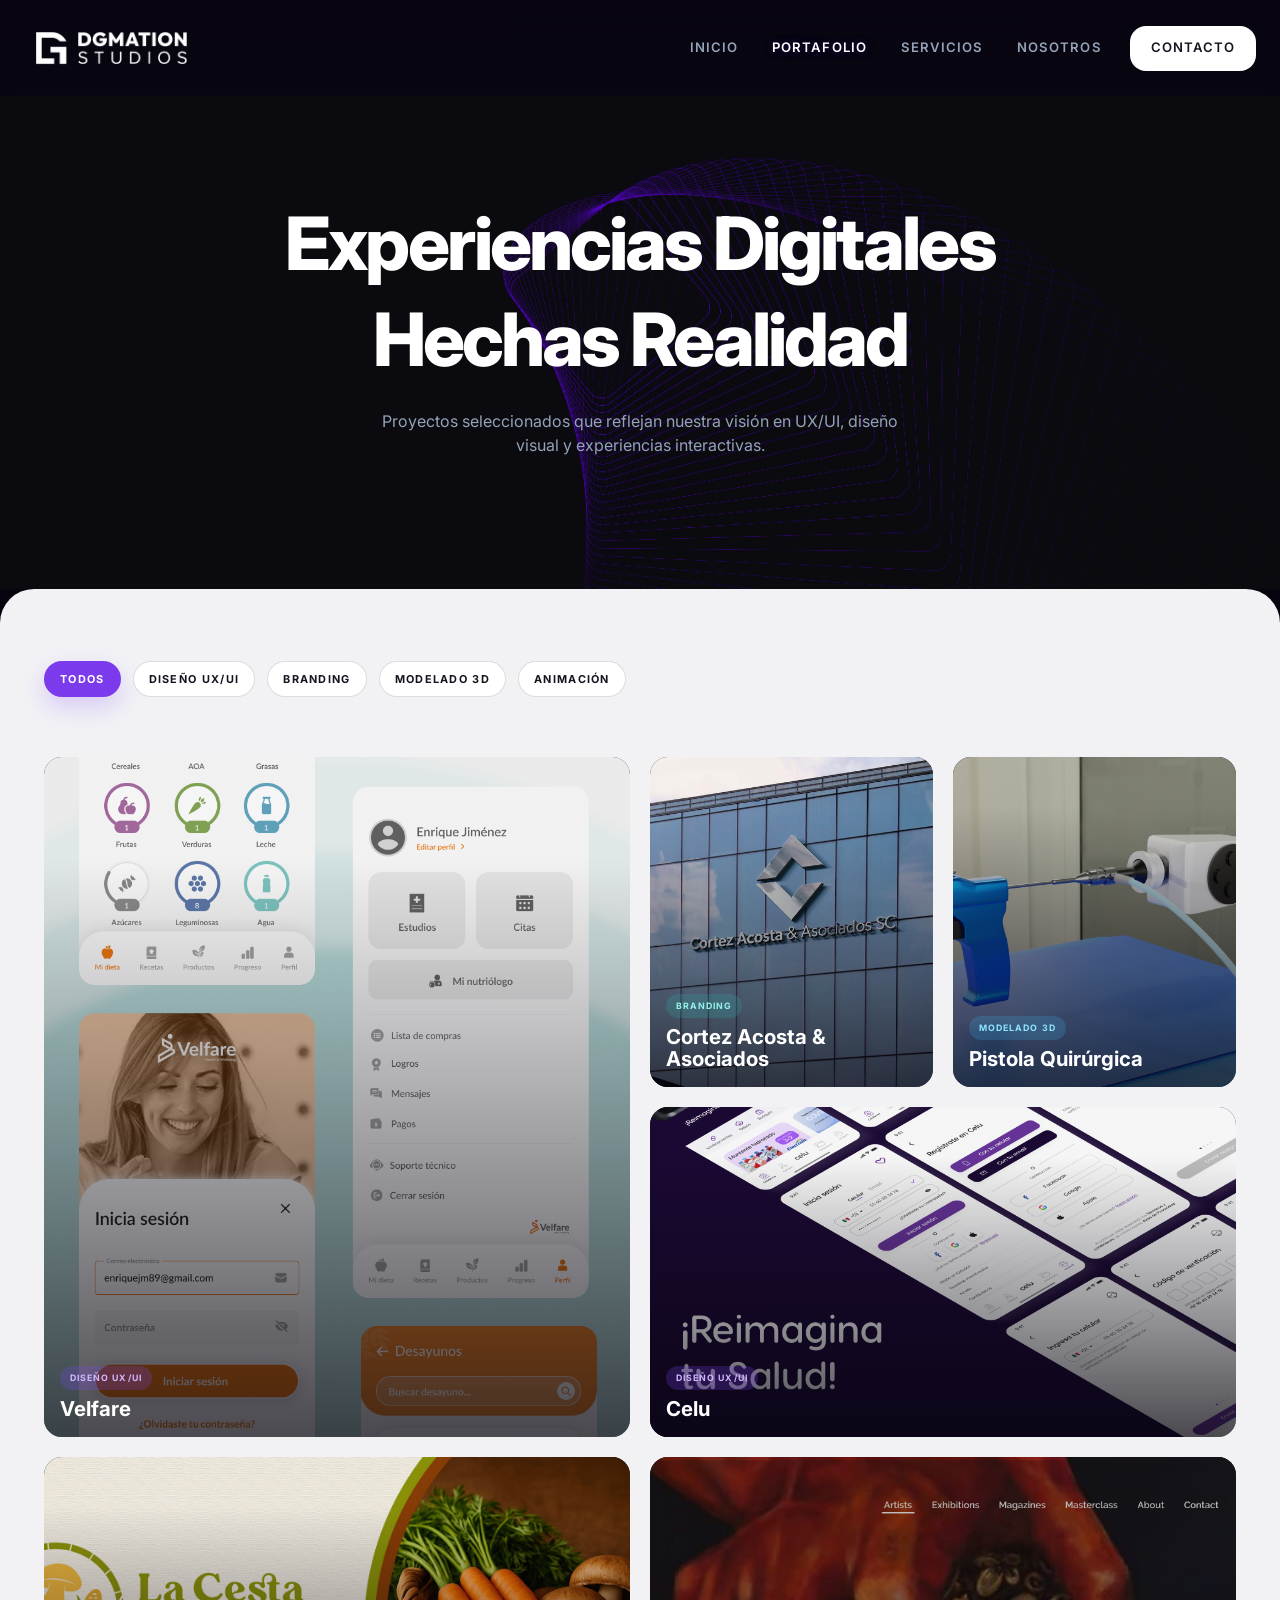
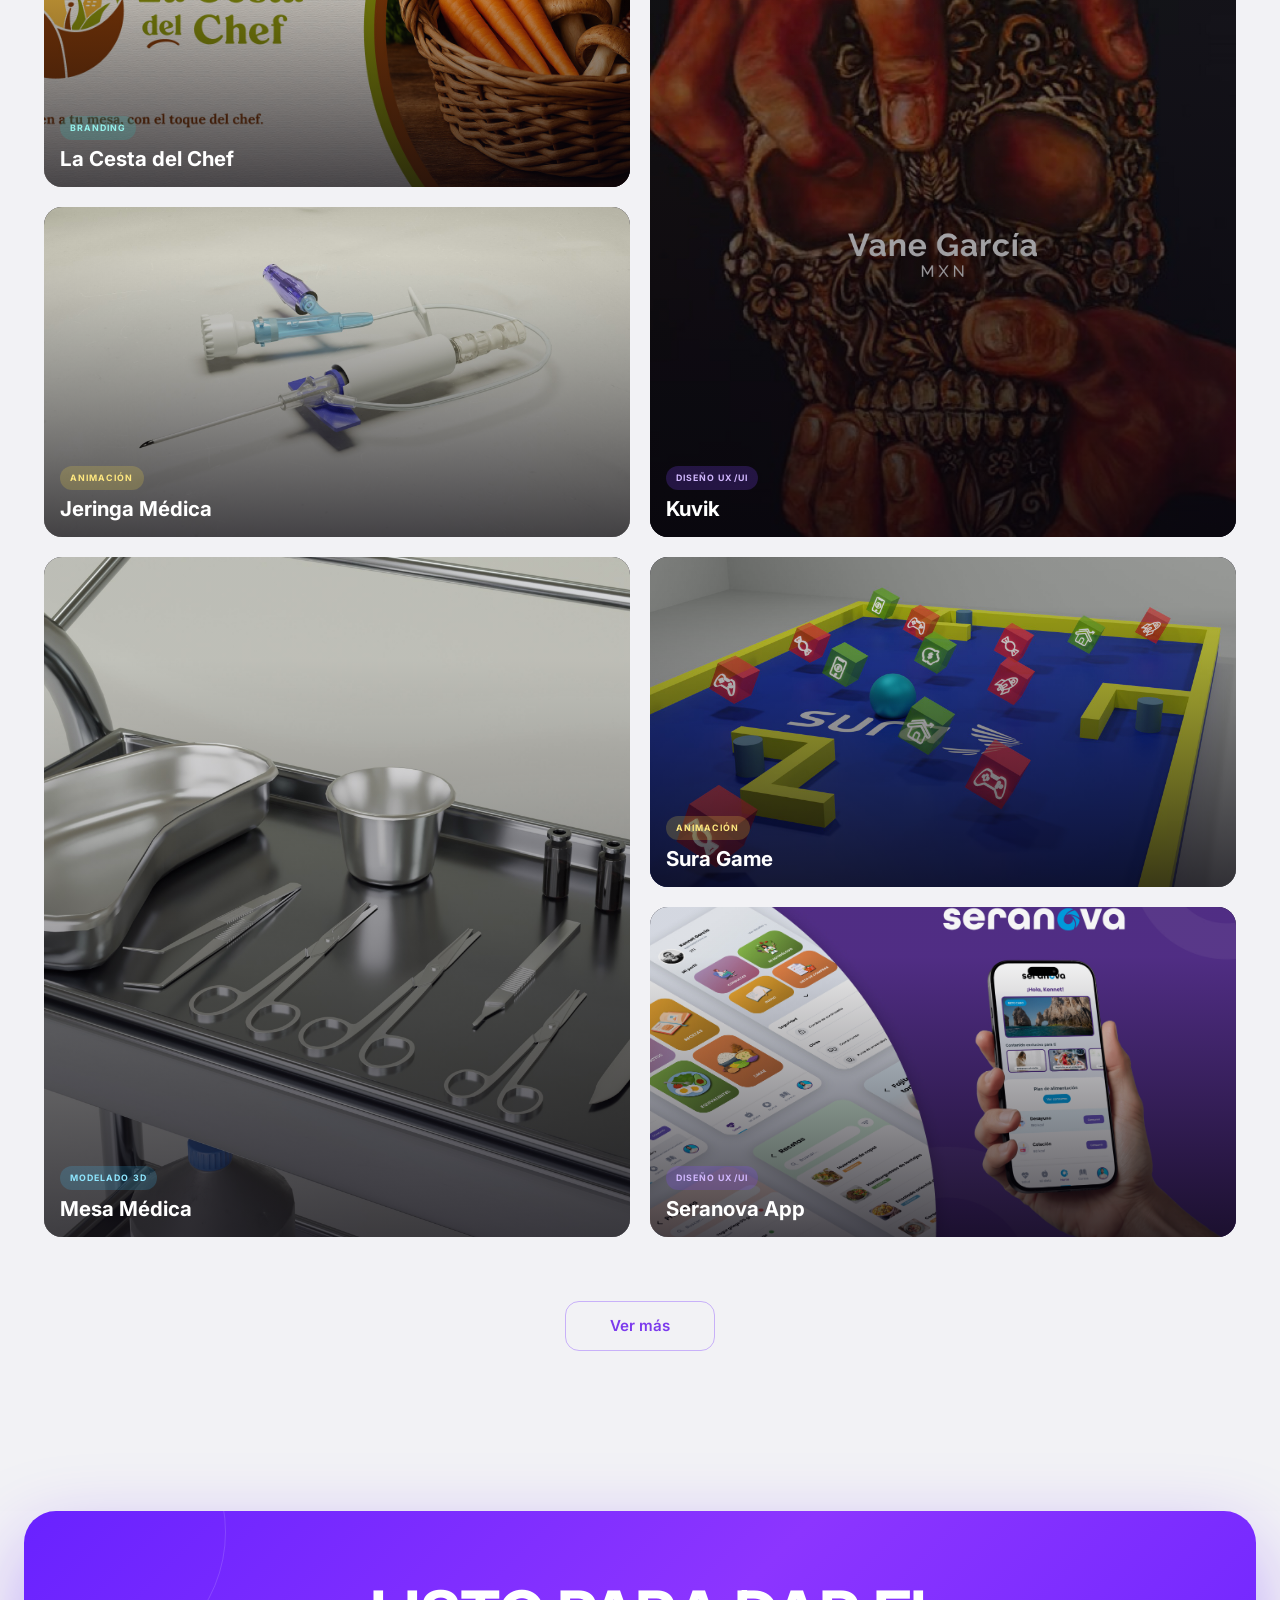
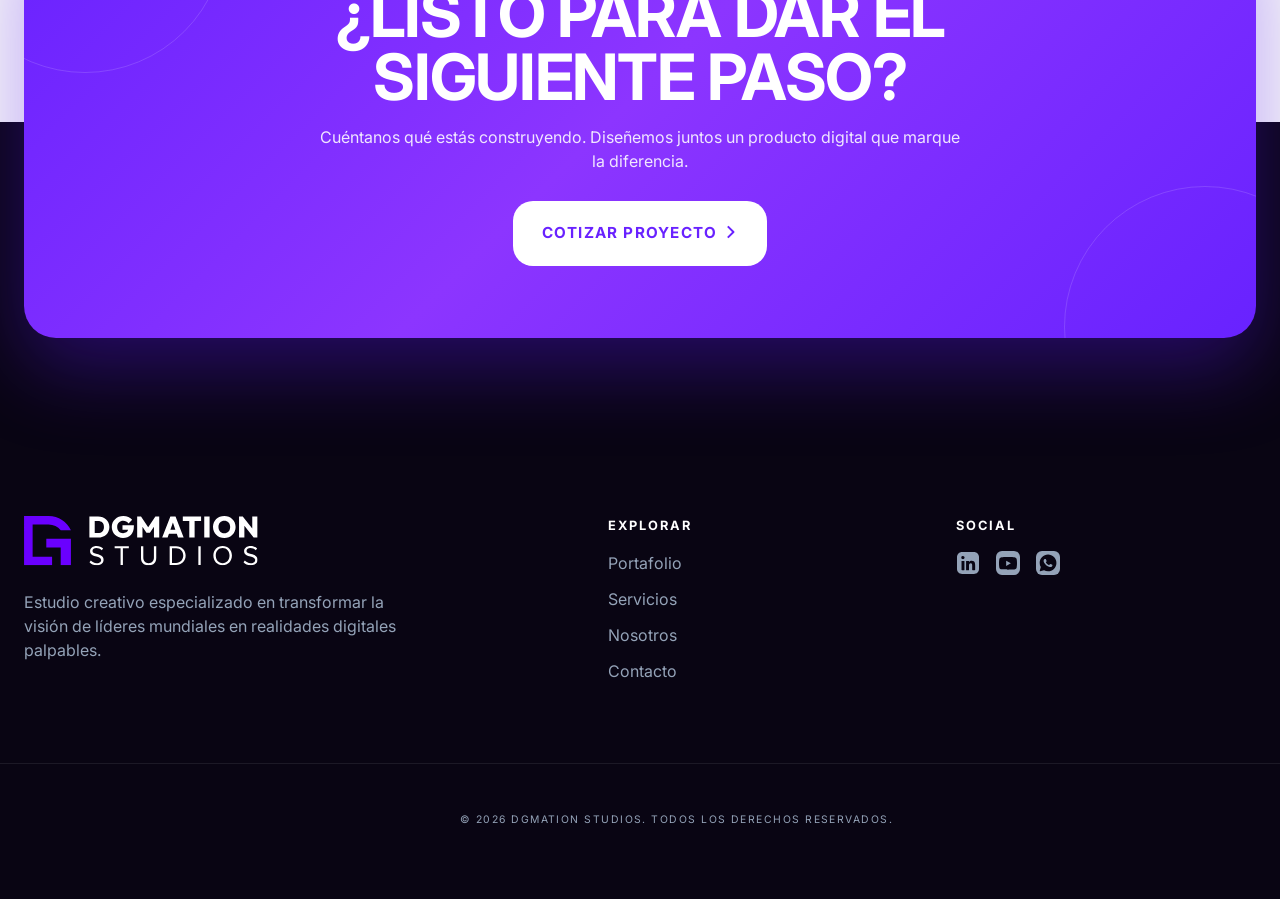
<file: portfolio.html>
<!DOCTYPE html>
<html lang="es">
  <head>
    <meta charset="UTF-8" />
    <meta name="viewport" content="width=device-width, initial-scale=1.0" />
    <title>Portafolio | DGMATION STUDIOS</title>
    <meta
      name="description"
      content="Explora proyectos destacados de UX/UI, branding, motion y visualización 3D creados por DGMATION Studios."
    />

    <link rel="preconnect" href="https://fonts.googleapis.com" />
    <link rel="preconnect" href="https://fonts.gstatic.com" crossorigin />
    <link
      href="https://fonts.googleapis.com/css2?family=Inter:wght@400;500;600;700;800&display=swap"
      rel="stylesheet"
    />

    <link rel="icon" type="image/png" href="assets/images/favicon.png" />
    <link rel="stylesheet" href="css/styles.css" />
    <link rel="stylesheet" href="css/portfolio-page.css" />
  </head>
  <body>
    <div id="top"></div>
    <!-- HEADER -->
    <header class="header">
      <div class="container navbar">
        <a href="index.html#top" class="logo">
          <img src="assets/images/logo-white.png" alt="Logo DGMATION Studios" />
        </a>

        <button
          class="menu-toggle"
          type="button"
          aria-label="Abrir menú"
          aria-expanded="false"
          aria-controls="mobile-menu"
        >
          <span></span>
          <span></span>
          <span></span>
        </button>

        <div class="nav-group" id="mobile-menu">
          <nav class="nav">
            <a href="index.html#top">Inicio</a>
            <a href="portfolio.html" aria-current="page">Portafolio</a>
            <a href="index.html#services">Servicios</a>
            <a href="index.html#about">Nosotros</a>
          </nav>

          <a href="#contactModal" class="btn btn-light nav-contact js-open-contact">Contacto</a>
        </div>
      </div>
    </header>

    <main>
      <!-- HERO PORTFOLIO -->
      <section class="portfolio-hero">
        <div class="container-wide portfolio-hero-inner">
          <div class="portfolio-hero-copy">
            <h1 class="portfolio-hero-title">
             Experiencias Digitales Hechas Realidad 
            </h1>

            <p class="portfolio-hero-description">
              Proyectos seleccionados que reflejan nuestra visión en UX/UI, diseño visual y experiencias interactivas.
            </p>
          </div>
        </div>
        <div class="portfolio-hero-pattern" aria-hidden="true"></div>
      </section>

      <!-- PORTFOLIO SHOWCASE -->
      <section class="portfolio-showcase">
            <div class="portfolio-showcase-shell">
                <div class="container-wide portfolio-showcase-inner">
                <div class="portfolio-showcase-heading">
                   <!-- <h2 class="portfolio-showcase-watermark">PORTAFOLIO</h2>-->
                </div>

                <!-- FILTROS -->
                <div
                  class="portfolio-filters"
                  role="group"
                  aria-label="Filtrar proyectos"
                >
                  <button
                    class="portfolio-filter is-active"
                    type="button"
                    data-filter="all"
                    aria-pressed="true"
                  >
                    Todos
                  </button>

                  <button
                    class="portfolio-filter"
                    type="button"
                    data-filter="uxui"
                    aria-pressed="false"
                  >
                    Diseño UX/UI
                  </button>

                  <button
                    class="portfolio-filter"
                    type="button"
                    data-filter="branding"
                    aria-pressed="false"
                  >
                    Branding
                  </button>

                  <button
                    class="portfolio-filter"
                    type="button"
                    data-filter="modelado-3d"
                    aria-pressed="false"
                  >
                    Modelado 3D
                  </button>

                  <button
                    class="portfolio-filter"
                    type="button"
                    data-filter="animacion"
                    aria-pressed="false"
                  >
                    Animación
                  </button>
                </div>

                <!-- GRID -->
                <div class="portfolio-editorial-grid">
                  
                    <!-- 1 -->
                    <article
                      class="portfolio-editorial-card portfolio-editorial-card--xl"
                      data-category="uxui"
                      data-project-id="velfare"
                    >
                      <a
                        href="#portfolioGalleryModal"
                        class="portfolio-editorial-link js-open-project-gallery"
                        aria-label="Ver proyecto Velfare"
                      >
                        <img
                          src="assets/images/portfolio/velfare-image.png"
                          alt="Proyecto Velfare"
                        />

                        <div class="portfolio-editorial-overlay">
                          <p class="portfolio-card-tag portfolio-card-tag--purple">
                            Diseño UX/UI
                          </p>

                          <h3>Velfare</h3>
                        </div>
                      </a>
                    </article>

                    <!-- 2 -->
                    <article
                      class="portfolio-editorial-card portfolio-editorial-card--vertical"
                      data-category="branding"
                      data-project-id="cortez-acosta"
                    >
                      <a
                        href="#portfolioGalleryModal"
                        class="portfolio-editorial-link js-open-project-gallery"
                        aria-label="Ver proyecto Cortez Acosta & Asociados"
                      >
                        <img
                          src="assets/images/portfolio/cortezacosta-image02.jpg"
                          alt="Proyecto Cyber-Core UI"
                        />
                        <div class="portfolio-editorial-overlay">
                          <p class="portfolio-card-tag portfolio-card-tag--teal">Branding</p>
                          <h3>Cortez Acosta & Asociados</h3>
                        </div>
                      </a>
                    </article>

                    <!-- 3 -->
                    <article
                      class="portfolio-editorial-card portfolio-editorial-card--vertical"
                      data-category="modelado-3d"
                      data-project-id="pistola-quirurgica"
                    >
                      <a
                        href="#portfolioGalleryModal"
                        class="portfolio-editorial-link js-open-project-gallery"
                        aria-label="Ver proyecto Pistola Quirúrgica"
                      >
                        <img
                          src="assets/images/portfolio/pistola-image.jpg"
                          alt="Proyecto Vanta Shapes"
                        />
                        <div class="portfolio-editorial-overlay">
                          <p class="portfolio-card-tag portfolio-card-tag--cyan">Modelado 3D</p>
                          <h3>Pistola Quirúrgica</h3>
                        </div>
                      </a>
                    </article>

                    <!-- 4 -->
                    <article
                      class="portfolio-editorial-card portfolio-editorial-card--wide"
                      data-category="uxui"
                      data-project-id="celu"
                    >
                      <a
                        href="#portfolioGalleryModal"
                        class="portfolio-editorial-link js-open-project-gallery"
                        aria-label="Ver proyecto Celu"
                      >
                        <img
                          src="assets/images/portfolio/celu-image.png"
                          alt="Proyecto Tech Narrative"
                        />
                        <div class="portfolio-editorial-overlay">
                          <p class="portfolio-card-tag portfolio-card-tag--purple">Diseño UX/UI</p>
                          <h3>Celu</h3>
                        </div>
                      </a>
                    </article>

                    <!-- 5 -->
                    <article
                      class="portfolio-editorial-card portfolio-editorial-card--wide"
                      data-category="branding"
                      data-project-id="la-cesta-del-chef"
                    >
                      <a
                        href="#portfolioGalleryModal"
                        class="portfolio-editorial-link js-open-project-gallery"
                        aria-label="Ver proyecto La Cesta del Chef"
                      >
                        <img
                          src="assets/images/portfolio/lacestadelchef-image.jpg"
                          alt="Proyecto Tech Narrative"
                        />
                        <div class="portfolio-editorial-overlay">
                          <p class="portfolio-card-tag portfolio-card-tag--teal">Branding</p>
                          <h3>La Cesta del Chef</h3>
                        </div>
                      </a>
                    </article>

                    <!-- 6 -->
                    <article
                      class="portfolio-editorial-card portfolio-editorial-card--xl"
                      data-category="uxui"
                      data-project-id="kuvik"
                    >
                      <a
                        href="#portfolioGalleryModal"
                        class="portfolio-editorial-link js-open-project-gallery"
                        aria-label="Ver proyecto Kuvik"
                      >
                        <img
                          src="assets/images/portfolio/kuvik-image.jpg"
                          alt="Proyecto The Obsidian Identity"
                        />
                        <div class="portfolio-editorial-overlay">
                          <p class="portfolio-card-tag portfolio-card-tag--purple">Diseño UX/UI</p>
                          <h3>Kuvik</h3>
                        </div>
                      </a>
                    </article>

                    <!-- 7 -->
                    <article
                      class="portfolio-editorial-card portfolio-editorial-card--wide"
                      data-category="animacion"
                      data-project-id="jeringa-medica"
                    >
                      <a
                        href="#portfolioGalleryModal"
                        class="portfolio-editorial-link js-open-project-gallery"
                        aria-label="Ver proyecto Jeringa Médica"
                      >
                        <img
                          src="assets/images/portfolio/jeringa-image.jpg"
                          alt="Proyecto Vanta Shapes"
                        />
                        <div class="portfolio-editorial-overlay">
                          <p class="portfolio-card-tag portfolio-card-tag--yellow">Animación</p>
                          <h3>Jeringa Médica</h3>
                        </div>
                      </a>
                    </article>

                    <!-- 8 -->
                    <article
                      class="portfolio-editorial-card portfolio-editorial-card--xl"
                      data-category="modelado-3d"
                      data-project-id="mesa-medica"
                    >
                      <a
                        href="#portfolioGalleryModal"
                        class="portfolio-editorial-link js-open-project-gallery"
                        aria-label="Ver proyecto Mesa Médica"
                      >
                        <img
                          src="assets/images/portfolio/mesamedica-image.jpg"
                          alt="Proyecto Vortex Digital Interface"
                        />
                        <div class="portfolio-editorial-overlay">
                          <p class="portfolio-card-tag portfolio-card-tag--cyan">Modelado 3D</p>
                          <h3>Mesa Médica</h3>
                        </div>
                      </a>
                    </article>

                    <!-- 9 -->
                    <article
                      class="portfolio-editorial-card portfolio-editorial-card--wide"
                      data-category="animacion"
                      data-project-id="sura-game"
                    >
                      <a
                        href="#portfolioGalleryModal"
                        class="portfolio-editorial-link js-open-project-gallery"
                        aria-label="Ver proyecto Sura Game"
                      >
                        <img
                          src="assets/images/portfolio/sura-game/sura-game-image-02.webp"
                          alt="Proyecto Vanta Shapes"
                        />
                        <div class="portfolio-editorial-overlay">
                          <p class="portfolio-card-tag portfolio-card-tag--yellow">Animación</p>
                          <h3>Sura Game</h3>
                        </div>
                      </a>
                    </article>

                    <!-- 10 -->
                    <article
                      class="portfolio-editorial-card portfolio-editorial-card--hero-wide"
                      data-category="uxui"
                      data-project-id="seranova-app"
                    >
                      <a
                        href="#portfolioGalleryModal"
                        class="portfolio-editorial-link js-open-project-gallery"
                        aria-label="Ver proyecto Seranova App"
                      >
                        <img
                          src="assets/images/portfolio/seranova-image.jpg"
                          alt="Proyecto Vortex Digital Interface"
                        />
                        <div class="portfolio-editorial-overlay">
                          <p class="portfolio-card-tag portfolio-card-tag--purple">Diseño UX/UI</p>
                          <h3>Seranova App</h3>
                        </div>
                      </a>
                    </article>

                    <!-- 11 -->
                    <article
                      class="portfolio-editorial-card portfolio-editorial-card--wide"
                      data-category="uxui"
                      data-project-id="nuclo-wealth"
                    >
                      <a
                        href="#portfolioGalleryModal"
                        class="portfolio-editorial-link js-open-project-gallery"
                        aria-label="Ver proyecto Nuclo Wealth"
                      >
                        <img
                          src="assets/images/portfolio/nuclowealth-image.jpg"
                          alt="Proyecto Tech Narrative"
                        />
                        <div class="portfolio-editorial-overlay">
                          <p class="portfolio-card-tag portfolio-card-tag--purple">Diseño UX/UI</p>
                          <h3>Nuclo Wealth</h3>
                        </div>
                      </a>
                    </article>

                    <!-- 12 -->
                    <article
                      class="portfolio-editorial-card portfolio-editorial-card--wide"
                      data-category="branding"
                      data-project-id="dynamic-meters"
                    >
                      <a
                        href="#portfolioGalleryModal"
                        class="portfolio-editorial-link js-open-project-gallery"
                        aria-label="Ver proyecto Dynamic Meters"
                      >
                        <img
                          src="assets/images/portfolio/dynamicmeters-image.jpg"
                          alt="Proyecto Vanta Shapes"
                        />
                        <div class="portfolio-editorial-overlay">
                          <p class="portfolio-card-tag portfolio-card-tag--teal">Branding</p>
                          <h3>Dynamic Meters</h3>
                        </div>
                      </a>
                    </article>

                    <!-- 13 -->
                    <article
                      class="portfolio-editorial-card portfolio-editorial-card--xl"
                      data-category="modelado-3d"
                      data-project-id="hidrante"
                    >
                      <a
                        href="#portfolioGalleryModal"
                        class="portfolio-editorial-link js-open-project-gallery"
                        aria-label="Ver proyecto Hidrante"
                      >
                        <img
                          src="assets/images/portfolio/hidrante-image.jpg"
                          alt="Proyecto The Obsidian Identity"
                        />
                        <div class="portfolio-editorial-overlay">
                          <p class="portfolio-card-tag portfolio-card-tag--cyan">Modelado 3D</p>
                          <h3>Hidrante</h3>
                        </div>
                      </a>
                    </article>

                    <!-- 14 -->
                    <article
                      class="portfolio-editorial-card portfolio-editorial-card--wide"
                      data-category="animacion"
                      data-project-id="flexia"
                    >
                      <a
                        href="#portfolioGalleryModal"
                        class="portfolio-editorial-link js-open-project-gallery"
                        aria-label="Ver proyecto Flexia"
                      >
                        <img
                          src="assets/images/portfolio/flexia-image-01.webp"
                          alt="Proyecto Flexia"
                        />

                        <div class="portfolio-editorial-overlay">
                          <p class="portfolio-card-tag portfolio-card-tag--yellow">
                            Animación
                          </p>

                          <h3>Flexia</h3>
                        </div>
                      </a>
                    </article>
                </div>

                <div class="portfolio-showcase-more" id="portfolioShowcaseMore">
                    <button class="btn btn-outline portfolio-more-btn" id="portfolioMoreBtn" type="button">
                    Ver más
                    </button>
                </div>
                </div>
            </div>
        </section>

      <!-- CTA REUTILIZADO -->
      <section class="cta-banner" id="contact">
        <div class="container">
          <div class="cta-box">
             <h2>¿LISTO PARA DAR EL SIGUIENTE PASO?</h2>
            <p>
              Cuéntanos qué estás construyendo. Diseñemos juntos un producto digital que marque la diferencia.
            </p>
            <a
              href="#contactModal"
              class="btn btn-light cta-contact js-open-contact"
            >
              <span>Cotizar Proyecto</span>

              <span class="cta-contact-arrow" aria-hidden="true">
                <svg
                  xmlns="http://www.w3.org/2000/svg"
                  width="24"
                  height="24"
                  viewBox="0 0 24 24"
                  fill="none"
                >
                  <path
                    fill-rule="evenodd"
                    clip-rule="evenodd"
                    d="M16.1569 12.711L10.4999 18.368L9.08594 16.954L14.0359 12.004L9.08594 7.05401L10.4999 5.64001L16.1569 11.297C16.3444 11.4845 16.4497 11.7389 16.4497 12.004C16.4497 12.2692 16.3444 12.5235 16.1569 12.711Z"
                    fill="currentColor"
                  />
                </svg>
              </span>
            </a>
          </div>
        </div>
      </section>
    </main>

    <!-- FOOTER -->
    <footer class="footer">
      <div class="container footer-grid">
        <div>
          <a href="index.html#hero" class="logo footer-logo">
            <img
              src="assets/images/logo-purple-white.svg"
              alt="Logo DGMATION Studios"
            />
          </a>
          <p>
            Estudio creativo especializado en transformar la visión de líderes
            mundiales en realidades digitales palpables.
          </p>
        </div>

        <div>
          <h3>Explorar</h3>
          <ul>
            <li><a href="portfolio.html">Portafolio</a></li>
            <li><a href="index.html#services">Servicios</a></li>
            <li><a href="index.html#about">Nosotros</a></li>
            <li><a href="#contactModal" class="js-open-contact">Contacto</a></li>
          </ul>
        </div>

        <div>
          <h3>Social</h3>
          <ul class="footer-social">
            <li>
              <a href="https://www.linkedin.com/in/david-esa%C3%BA-gonz%C3%A1lez-guti%C3%A9rrez-844838271/" class="social-link social-linkedin" aria-label="LinkedIn" target="_blank" rel="noopener noreferrer">
                <svg
                  xmlns="http://www.w3.org/2000/svg"
                  width="24"
                  height="24"
                  viewBox="0 0 24 24"
                  fill="none"
                >
                  <path
                    d="M17.9829 1H6.01713C4.6865 1 3.41038 1.52859 2.46948 2.46948C1.52859 3.41038 1 4.6865 1 6.01713V17.9829C1 19.3135 1.52859 20.5896 2.46948 21.5305C3.41038 22.4714 4.6865 23 6.01713 23H17.9829C19.3135 23 20.5896 22.4714 21.5305 21.5305C22.4714 20.5896 23 19.3135 23 17.9829V6.01713C23 4.6865 22.4714 3.41038 21.5305 2.46948C20.5896 1.52859 19.3135 1 17.9829 1ZM8.43826 18.7602C8.44179 18.8216 8.43274 18.8831 8.41165 18.9409C8.39056 18.9987 8.35788 19.0515 8.31562 19.0962C8.27335 19.1409 8.2224 19.1765 8.16588 19.2008C8.10937 19.2251 8.04849 19.2375 7.98697 19.2374H5.97877C5.85766 19.2345 5.74255 19.1841 5.65817 19.0972C5.57378 19.0103 5.52686 18.8938 5.52749 18.7726V10.4205C5.52583 10.3602 5.53628 10.3002 5.55821 10.244C5.58015 10.1878 5.61312 10.1366 5.6552 10.0934C5.69727 10.0501 5.74758 10.0158 5.80316 9.99232C5.85873 9.96887 5.91845 9.9568 5.97877 9.95682H7.98697C8.0473 9.9568 8.10701 9.96887 8.16259 9.99232C8.21817 10.0158 8.26848 10.0501 8.31055 10.0934C8.35262 10.1366 8.3856 10.1878 8.40753 10.244C8.42947 10.3002 8.43992 10.3602 8.43826 10.4205V18.7602ZM6.94564 8.20021C6.72822 8.19858 6.51325 8.15414 6.313 8.06943C6.11275 7.98472 5.93115 7.8614 5.77856 7.7065C5.62597 7.55161 5.50539 7.36818 5.42369 7.16669C5.34199 6.96519 5.30078 6.74958 5.30241 6.53215C5.30404 6.31473 5.34848 6.09976 5.43319 5.89951C5.5179 5.69926 5.64122 5.51766 5.79611 5.36507C5.951 5.21249 6.13444 5.0919 6.33593 5.0102C6.53743 4.9285 6.75304 4.88729 6.97046 4.88892C7.40202 4.90296 7.81101 5.08509 8.11016 5.39645C8.40931 5.70782 8.57493 6.12377 8.5717 6.55554C8.56846 6.98731 8.39661 7.40073 8.09282 7.70757C7.78903 8.01441 7.37736 8.19039 6.94564 8.19795M19.1494 18.7467C19.1489 18.8607 19.1042 18.97 19.0246 19.0517C18.9451 19.1333 18.8369 19.1809 18.723 19.1844H16.6031C16.4889 19.1809 16.3806 19.1331 16.3011 19.0513C16.2215 18.9694 16.1769 18.8597 16.1766 18.7455V14.8826C16.1766 14.3061 16.3526 12.3746 14.6468 12.3746C13.3166 12.3746 13.0537 13.7284 13.003 14.3309V18.8335C13.003 18.9479 12.9585 19.0578 12.8789 19.14C12.7993 19.2221 12.6908 19.27 12.5765 19.2735H10.5198C10.4033 19.2732 10.2917 19.2268 10.2094 19.1443C10.1271 19.0618 10.0809 18.95 10.0809 18.8335V10.3799C10.0844 10.2656 10.1323 10.1571 10.2145 10.0775C10.2966 9.99788 10.4065 9.95338 10.5209 9.95344H12.5765C12.6909 9.95338 12.8008 9.99788 12.883 10.0775C12.9651 10.1571 13.013 10.2656 13.0165 10.3799V11.1076C13.3167 10.6683 13.731 10.3193 14.215 10.0982C14.6989 9.8771 15.234 9.79233 15.7626 9.85303C19.1867 9.85303 19.1743 13.0515 19.1743 14.8702L19.1494 18.7467Z"
                    fill="#94A3B8"
                  />
                </svg>
              </a>
            </li>
            <!--  
            <li>
              <a href="#" class="social-link social-instagram"
                ><svg
                  xmlns="http://www.w3.org/2000/svg"
                  width="24"
                  height="24"
                  viewBox="0 0 24 24"
                  fill="none"
                >
                  <rect width="24" height="24" rx="6" fill="#94A3B8" />
                  <path
                    d="M8.68614 4.05595C7.83487 4.09612 7.25354 4.23197 6.74534 4.43167C6.21938 4.63664 5.77358 4.9117 5.33002 5.35686C4.88647 5.80202 4.61333 6.24813 4.40979 6.7749C4.21281 7.28422 4.07936 7.86602 4.04176 8.71777C4.00416 9.56952 3.99584 9.8433 4 12.016C4.00416 14.1886 4.01376 14.461 4.05504 15.3145C4.09568 16.1656 4.23106 16.7467 4.43075 17.2551C4.63605 17.7811 4.91079 18.2267 5.35611 18.6704C5.80142 19.1141 6.24722 19.3866 6.77526 19.5905C7.2841 19.7872 7.86607 19.9212 8.71766 19.9585C9.56925 19.9958 9.84335 20.0044 12.0154 20.0003C14.1874 19.9961 14.4608 19.9865 15.3142 19.946C16.1675 19.9056 16.7457 19.7692 17.2542 19.5705C17.7802 19.3647 18.2261 19.0905 18.6695 18.645C19.1129 18.1995 19.3859 17.7531 19.5893 17.226C19.7864 16.7171 19.9203 16.1352 19.9573 15.2842C19.9946 14.4302 20.0034 14.1576 19.9992 11.9852C19.9951 9.8129 19.9853 9.54056 19.9448 8.68737C19.9043 7.83418 19.7688 7.25477 19.5693 6.74609C19.3636 6.22013 19.0892 5.77481 18.6441 5.33078C18.1989 4.88674 17.7522 4.61392 17.2252 4.41102C16.7161 4.21405 16.1344 4.0798 15.2828 4.04299C14.4312 4.00619 14.1571 3.99675 11.9843 4.00091C9.81151 4.00507 9.53949 4.01435 8.68614 4.05595ZM8.77958 18.5192C7.99952 18.4853 7.57597 18.3557 7.2937 18.2472C6.91991 18.1032 6.65365 17.9291 6.37235 17.6505C6.09105 17.3719 5.91823 17.1047 5.7723 16.7317C5.66269 16.4494 5.53068 16.0264 5.4942 15.2463C5.45451 14.4032 5.44619 14.1501 5.44155 12.014C5.43691 9.87803 5.44507 9.62521 5.48204 8.78178C5.51532 8.00236 5.64573 7.57832 5.75406 7.29622C5.89807 6.92195 6.07152 6.65617 6.35075 6.37502C6.62997 6.09388 6.89639 5.92075 7.2697 5.77481C7.55164 5.66473 7.97472 5.53383 8.75446 5.49671C9.59821 5.45671 9.85103 5.44871 11.9867 5.44407C14.1224 5.43943 14.3759 5.44743 15.2199 5.48455C15.9994 5.51847 16.4236 5.6476 16.7053 5.75657C17.0793 5.90058 17.3454 6.07356 17.6265 6.35326C17.9077 6.63296 18.081 6.89843 18.2269 7.27254C18.3372 7.55368 18.4681 7.97659 18.5049 8.75682C18.545 9.60056 18.5541 9.85355 18.558 11.9891C18.5618 14.1246 18.5543 14.3782 18.5173 15.2213C18.4833 16.0014 18.354 16.4251 18.2453 16.7077C18.1013 17.0813 17.9277 17.3478 17.6483 17.6287C17.3689 17.9097 17.1028 18.0829 16.7293 18.2288C16.4477 18.3387 16.0242 18.4699 15.2451 18.507C14.4013 18.5467 14.1485 18.5551 12.012 18.5597C9.87551 18.5643 9.62349 18.5557 8.77974 18.5192M15.3019 7.72457C15.3022 7.91447 15.3588 8.10001 15.4646 8.25773C15.5704 8.41544 15.7205 8.53824 15.8961 8.61061C16.0717 8.68297 16.2648 8.70164 16.4509 8.66426C16.6371 8.62688 16.808 8.53513 16.9421 8.4006C17.0761 8.26608 17.1672 8.09483 17.2039 7.90851C17.2406 7.72219 17.2212 7.52917 17.1482 7.35387C17.0752 7.17856 16.9519 7.02885 16.7938 6.92365C16.6357 6.81846 16.4499 6.76251 16.26 6.76289C16.0055 6.7634 15.7615 6.865 15.5818 7.04534C15.4021 7.22568 15.3014 7.47 15.3019 7.72457ZM7.89167 12.0086C7.89615 14.2776 9.73886 16.1128 12.0074 16.1085C14.2759 16.1041 16.1123 14.2616 16.108 11.9926C16.1037 9.72361 14.2605 7.88795 11.9917 7.89243C9.72286 7.89691 7.88735 9.73994 7.89167 12.0086ZM9.33275 12.0057C9.33171 11.4783 9.4871 10.9623 9.77928 10.5232C10.0715 10.084 10.4873 9.74136 10.9742 9.53854C11.4611 9.33572 11.9973 9.28185 12.5148 9.38373C13.0323 9.48561 13.508 9.73867 13.8818 10.1109C14.2555 10.4831 14.5104 10.9578 14.6143 11.475C14.7183 11.9921 14.6665 12.5284 14.4656 13.0162C14.2647 13.5039 13.9237 13.9211 13.4857 14.215C13.0477 14.5089 12.5324 14.6663 12.005 14.6674C11.6547 14.6681 11.3078 14.5998 10.9839 14.4665C10.6601 14.3331 10.3657 14.1372 10.1175 13.8901C9.86937 13.6429 9.67234 13.3493 9.53769 13.026C9.40304 12.7026 9.3334 12.356 9.33275 12.0057Z"
                    fill="#090513"
                  />
                </svg>
              </a>
            </li>
            -->
            <li>
              <a href="https://www.youtube.com/@DavidGonzalez-pk9kh" class="social-link social-youtube" aria-label="YouTube" target="_blank" rel="noopener noreferrer">
                <svg
                  xmlns="http://www.w3.org/2000/svg"
                  width="24"
                  height="24"
                  viewBox="0 0 24 24"
                  fill="none"
                >
                  <rect width="24" height="24" rx="6" fill="#94A3B8" />
                  <path
                    d="M12.0003 18.6387C12.0336 18.6387 17.6335 18.6373 19.033 18.2612C19.8074 18.0534 20.4173 17.4419 20.6243 16.6652C20.9988 15.2633 21 12.3454 21 12.3196C21 12.3196 21.0004 9.38208 20.6243 7.97397C20.4173 7.19719 19.8074 6.58507 19.033 6.37739C17.6335 6.00119 12.0336 5.99993 12.0003 5.99992C12.0003 5.99992 6.37139 6.00008 4.96756 6.37739C4.19311 6.58501 3.58328 7.19711 3.37629 7.97397C3.00021 9.38205 3 12.3196 3 12.3196C3.00001 12.3453 3.00181 15.2633 3.37629 16.6652C3.58328 17.442 4.19314 18.0535 4.96756 18.2612C6.37132 18.6384 12.0003 18.6387 12.0003 18.6387ZM10.159 9.65194L14.8638 12.3196L10.159 14.9867V9.65194Z"
                    fill="#090513"
                  />
                </svg>
              </a>
            </li>
            <li>
               <a
                  href="https://wa.me/525568031496?text=Hola%2C%20vi%20el%20sitio%20de%20DGMATION%20STUDIOS%20y%20me%20gustar%C3%ADa%20hablar%20sobre%20un%20proyecto."
                  class="social-link social-whatsapp"
                  aria-label="WhatsApp"
                  target="_blank"
                  rel="noopener noreferrer"
                >
                  <svg
                    xmlns="http://www.w3.org/2000/svg"
                    width="24"
                    height="24"
                    viewBox="0 0 24 24"
                    fill="none"
                  >
                    <rect width="24" height="24" rx="6" fill="#94A3B8" />

                    <path
                      fill-rule="evenodd"
                      clip-rule="evenodd"
                      d="M2.18398 21.331C2.16514 21.3988 2.16451 21.4704 2.18217 21.5385C2.19982 21.6066 2.23512 21.6689 2.28452 21.719C2.33392 21.7691 2.39566 21.8053 2.46351 21.8239C2.53137 21.8425 2.60293 21.8429 2.67098 21.825L7.27798 20.621C8.73967 21.4128 10.3757 21.8276 12.038 21.828H12.042C17.528 21.828 22 17.382 22 11.916C22.0034 10.6126 21.7475 9.32149 21.2472 8.11785C20.7469 6.91422 20.0123 5.8221 19.086 4.90505C18.1613 3.98046 17.0629 3.24782 15.854 2.74927C14.6451 2.25072 13.3496 1.9961 12.042 2.00005C6.55598 2.00005 2.08398 6.44604 2.08398 11.911C2.08398 13.65 2.54198 15.358 3.41398 16.865L2.18398 21.331ZM8.88598 7.17005C9.06898 7.17505 9.27198 7.18505 9.46498 7.61305C9.59298 7.89805 9.80798 8.42305 9.98398 8.85105C10.121 9.18405 10.233 9.45805 10.261 9.51405C10.326 9.64205 10.365 9.78905 10.281 9.96205L10.253 10.02C10.185 10.16 10.137 10.26 10.023 10.39L9.87998 10.56C9.79498 10.664 9.70998 10.766 9.63798 10.838C9.50898 10.966 9.37598 11.104 9.52398 11.36C9.67198 11.616 10.192 12.458 10.959 13.137C11.52 13.643 12.1636 14.0489 12.862 14.337C12.932 14.367 12.9887 14.3924 13.032 14.413C13.289 14.541 13.442 14.521 13.59 14.349C13.739 14.176 14.233 13.6 14.407 13.344C14.575 13.088 14.747 13.128 14.985 13.216C15.223 13.305 16.489 13.926 16.746 14.053L16.889 14.123C17.068 14.208 17.189 14.267 17.241 14.353C17.305 14.462 17.305 14.973 17.093 15.575C16.875 16.175 15.826 16.751 15.351 16.795L15.216 16.811C14.78 16.863 14.228 16.931 12.26 16.156C9.83398 15.202 8.23298 12.836 7.90998 12.357L7.85698 12.281L7.85198 12.273C7.70398 12.076 6.80298 10.871 6.80298 9.62705C6.80298 8.43705 7.38998 7.81705 7.65698 7.53505L7.70398 7.48505C7.79041 7.38742 7.896 7.30862 8.01419 7.25357C8.13238 7.19852 8.26064 7.16838 8.39098 7.16505C8.56398 7.16505 8.73798 7.16505 8.88598 7.17005Z"
                      fill="#090513"
                    />
                  </svg>
                </a>
            </li>
          </ul>
        </div>
      </div>

      <div class="footer-bottom">
        <div class="container">
          <p>© 2026 DGMATION STUDIOS. TODOS LOS DERECHOS RESERVADOS.</p>
        </div>
      </div>
    </footer>

    <!-- =========================
        CONTACT MODAL
    ========================= -->
    <div class="contact-modal" id="contactModal" aria-hidden="true">
      <div class="contact-modal-overlay" id="contactOverlay"></div>

      <div
        class="contact-modal-dialog"
        role="dialog"
        aria-modal="true"
        aria-labelledby="contactModalTitle"
      >
        <button
          class="contact-modal-close"
          id="closeContactModal"
          type="button"
          aria-label="Cerrar formulario de contacto"
        >
          <svg
            xmlns="http://www.w3.org/2000/svg"
            width="24"
            height="24"
            viewBox="0 0 24 24"
            fill="none"
          >
            <path
              d="M16.875 7.125L7.125 16.875M7.125 7.125L16.875 16.875"
              stroke="currentColor"
              stroke-width="2.25"
              stroke-linecap="round"
              stroke-linejoin="round"
            />
          </svg>
        </button>

        <!-- PANEL IZQUIERDO -->
        <aside class="contact-modal-info">
          <div class="contact-modal-info-top">
            <p class="contact-modal-eyebrow">Contacto</p>

            <h2 class="contact-modal-title" id="contactModalTitle">
              Hablemos.
            </h2>

            <p class="contact-modal-description">
              Estamos listos para transformar tu visión en una realidad digital de alto impacto.
            </p>
          </div>

          <div class="contact-modal-details">
            <!-- EMAIL -->
            <div class="contact-modal-detail contact-modal-detail--icon">
              <span class="contact-modal-detail-icon" aria-hidden="true">
                <svg
                  xmlns="http://www.w3.org/2000/svg"
                  width="24"
                  height="24"
                  viewBox="0 0 24 24"
                  fill="none"
                >
                  <path
                    d="M4 6.5H20V17.5H4V6.5Z"
                    stroke="currentColor"
                    stroke-width="1.8"
                    stroke-linejoin="round"
                  />
                  <path
                    d="M4.5 7L12 13L19.5 7"
                    stroke="currentColor"
                    stroke-width="1.8"
                    stroke-linecap="round"
                    stroke-linejoin="round"
                  />
                </svg>
              </span>

              <div class="contact-modal-detail-content">
                <span class="contact-modal-detail-label">Email</span>

                <a
                  href="mailto:hello@dgmation.design"
                  class="contact-modal-direct-link"
                >
                  hello@dgmation.design
                </a>
              </div>
            </div>

            <!-- TELÉFONO / WHATSAPP -->
            <div class="contact-modal-detail contact-modal-detail--icon">
              <span class="contact-modal-detail-icon" aria-hidden="true">
                <svg
                  xmlns="http://www.w3.org/2000/svg"
                  width="24"
                  height="24"
                  viewBox="0 0 24 24"
                  fill="none"
                >
                  <path
                    d="M8.3 4.5L10.2 8.2L8.6 9.8C9.7 12 11.5 13.8 13.7 14.9L15.3 13.3L19 15.2V18C19 18.6 18.6 19 18 19C10.8 19 5 13.2 5 6C5 5.4 5.4 5 6 5H8.3V4.5Z"
                    stroke="currentColor"
                    stroke-width="1.8"
                    stroke-linecap="round"
                    stroke-linejoin="round"
                  />
                </svg>
              </span>

              <div class="contact-modal-detail-content">
                <span class="contact-modal-detail-label">Teléfono / WhatsApp</span>

                <a
                  href="https://wa.me/525568031496?text=Hola%2C%20vi%20el%20sitio%20de%20DGMATION%20STUDIOS%20y%20me%20gustaría%20hablar%20sobre%20un%20proyecto."
                  class="contact-modal-direct-link contact-modal-phone-link"
                  target="_blank"
                  rel="noopener noreferrer"
                >
                  +52 (55) 6803-1496
                </a>

                <p class="contact-modal-detail-meta">
                  Lun – Dom · 9:00 – 18:00 CST
                </p>
              </div>
            </div>

            <!-- UBICACIÓN -->
            <div class="contact-modal-detail contact-modal-detail--icon">
              <span class="contact-modal-detail-icon" aria-hidden="true">
                <svg
                  xmlns="http://www.w3.org/2000/svg"
                  width="24"
                  height="24"
                  viewBox="0 0 24 24"
                  fill="none"
                >
                  <path
                    d="M12 21C12 21 18 15.7 18 10.5C18 7.2 15.3 4.5 12 4.5C8.7 4.5 6 7.2 6 10.5C6 15.7 12 21 12 21Z"
                    stroke="currentColor"
                    stroke-width="1.8"
                    stroke-linejoin="round"
                  />
                  <circle
                    cx="12"
                    cy="10.5"
                    r="2.2"
                    stroke="currentColor"
                    stroke-width="1.8"
                  />
                </svg>
              </span>

              <div class="contact-modal-detail-content">
                <span class="contact-modal-detail-label">Ubicación</span>

                <p class="contact-modal-detail-value">
                  Ciudad de México, México
                </p>

                <p class="contact-modal-detail-meta">
                  Operando a nivel global
                </p>
              </div>
            </div>
          </div>

          <div class="contact-modal-social-block">
            <span class="contact-modal-detail-label">Social</span>

            <ul class="contact-modal-social-icons">
              <li>
                <a
                  href="https://www.linkedin.com/in/david-esa%C3%BA-gonz%C3%A1lez-guti%C3%A9rrez-844838271/"
                  class="contact-social-link contact-social-linkedin"
                  aria-label="LinkedIn"
                  target="_blank" 
                  rel="noopener noreferrer"
                >
                    <svg
                    xmlns="http://www.w3.org/2000/svg"
                    width="24"
                    height="24"
                    viewBox="0 0 24 24"
                    fill="none"
                  >
                    <path
                      d="M17.9829 1H6.01713C4.6865 1 3.41038 1.52859 2.46948 2.46948C1.52859 3.41038 1 4.6865 1 6.01713V17.9829C1 19.3135 1.52859 20.5896 2.46948 21.5305C3.41038 22.4714 4.6865 23 6.01713 23H17.9829C19.3135 23 20.5896 22.4714 21.5305 21.5305C22.4714 20.5896 23 19.3135 23 17.9829V6.01713C23 4.6865 22.4714 3.41038 21.5305 2.46948C20.5896 1.52859 19.3135 1 17.9829 1ZM8.43826 18.7602C8.44179 18.8216 8.43274 18.8831 8.41165 18.9409C8.39056 18.9987 8.35788 19.0515 8.31562 19.0962C8.27335 19.1409 8.2224 19.1765 8.16588 19.2008C8.10937 19.2251 8.04849 19.2375 7.98697 19.2374H5.97877C5.85766 19.2345 5.74255 19.1841 5.65817 19.0972C5.57378 19.0103 5.52686 18.8938 5.52749 18.7726V10.4205C5.52583 10.3602 5.53628 10.3002 5.55821 10.244C5.58015 10.1878 5.61312 10.1366 5.6552 10.0934C5.69727 10.0501 5.74758 10.0158 5.80316 9.99232C5.85873 9.96887 5.91845 9.9568 5.97877 9.95682H7.98697C8.0473 9.9568 8.10701 9.96887 8.16259 9.99232C8.21817 10.0158 8.26848 10.0501 8.31055 10.0934C8.35262 10.1366 8.3856 10.1878 8.40753 10.244C8.42947 10.3002 8.43992 10.3602 8.43826 10.4205V18.7602ZM6.94564 8.20021C6.72822 8.19858 6.51325 8.15414 6.313 8.06943C6.11275 7.98472 5.93115 7.8614 5.77856 7.7065C5.62597 7.55161 5.50539 7.36818 5.42369 7.16669C5.34199 6.96519 5.30078 6.74958 5.30241 6.53215C5.30404 6.31473 5.34848 6.09976 5.43319 5.89951C5.5179 5.69926 5.64122 5.51766 5.79611 5.36507C5.951 5.21249 6.13444 5.0919 6.33593 5.0102C6.53743 4.9285 6.75304 4.88729 6.97046 4.88892C7.40202 4.90296 7.81101 5.08509 8.11016 5.39645C8.40931 5.70782 8.57493 6.12377 8.5717 6.55554C8.56846 6.98731 8.39661 7.40073 8.09282 7.70757C7.78903 8.01441 7.37736 8.19039 6.94564 8.19795M19.1494 18.7467C19.1489 18.8607 19.1042 18.97 19.0246 19.0517C18.9451 19.1333 18.8369 19.1809 18.723 19.1844H16.6031C16.4889 19.1809 16.3806 19.1331 16.3011 19.0513C16.2215 18.9694 16.1769 18.8597 16.1766 18.7455V14.8826C16.1766 14.3061 16.3526 12.3746 14.6468 12.3746C13.3166 12.3746 13.0537 13.7284 13.003 14.3309V18.8335C13.003 18.9479 12.9585 19.0578 12.8789 19.14C12.7993 19.2221 12.6908 19.27 12.5765 19.2735H10.5198C10.4033 19.2732 10.2917 19.2268 10.2094 19.1443C10.1271 19.0618 10.0809 18.95 10.0809 18.8335V10.3799C10.0844 10.2656 10.1323 10.1571 10.2145 10.0775C10.2966 9.99788 10.4065 9.95338 10.5209 9.95344H12.5765C12.6909 9.95338 12.8008 9.99788 12.883 10.0775C12.9651 10.1571 13.013 10.2656 13.0165 10.3799V11.1076C13.3167 10.6683 13.731 10.3193 14.215 10.0982C14.6989 9.8771 15.234 9.79233 15.7626 9.85303C19.1867 9.85303 19.1743 13.0515 19.1743 14.8702L19.1494 18.7467Z"
                      fill="#94A3B8"
                    />
                  </svg>
                </a>
              </li>
              
              <!--  
              <li>
                <a
                  href="#"
                  class="contact-social-link contact-social-instagram"
                  aria-label="Instagram"
                >
                  <svg
                    xmlns="http://www.w3.org/2000/svg"
                    width="24"
                    height="24"
                    viewBox="0 0 24 24"
                    fill="none"
                  >
                    <rect width="24" height="24" rx="6" fill="#94A3B8" />
                    <path
                      d="M8.68614 4.05595C7.83487 4.09612 7.25354 4.23197 6.74534 4.43167C6.21938 4.63664 5.77358 4.9117 5.33002 5.35686C4.88647 5.80202 4.61333 6.24813 4.40979 6.7749C4.21281 7.28422 4.07936 7.86602 4.04176 8.71777C4.00416 9.56952 3.99584 9.8433 4 12.016C4.00416 14.1886 4.01376 14.461 4.05504 15.3145C4.09568 16.1656 4.23106 16.7467 4.43075 17.2551C4.63605 17.7811 4.91079 18.2267 5.35611 18.6704C5.80142 19.1141 6.24722 19.3866 6.77526 19.5905C7.2841 19.7872 7.86607 19.9212 8.71766 19.9585C9.56925 19.9958 9.84335 20.0044 12.0154 20.0003C14.1874 19.9961 14.4608 19.9865 15.3142 19.946C16.1675 19.9056 16.7457 19.7692 17.2542 19.5705C17.7802 19.3647 18.2261 19.0905 18.6695 18.645C19.1129 18.1995 19.3859 17.7531 19.5893 17.226C19.7864 16.7171 19.9203 16.1352 19.9573 15.2842C19.9946 14.4302 20.0034 14.1576 19.9992 11.9852C19.9951 9.8129 19.9853 9.54056 19.9448 8.68737C19.9043 7.83418 19.7688 7.25477 19.5693 6.74609C19.3636 6.22013 19.0892 5.77481 18.6441 5.33078C18.1989 4.88674 17.7522 4.61392 17.2252 4.41102C16.7161 4.21405 16.1344 4.0798 15.2828 4.04299C14.4312 4.00619 14.1571 3.99675 11.9843 4.00091C9.81151 4.00507 9.53949 4.01435 8.68614 4.05595ZM8.77958 18.5192C7.99952 18.4853 7.57597 18.3557 7.2937 18.2472C6.91991 18.1032 6.65365 17.9291 6.37235 17.6505C6.09105 17.3719 5.91823 17.1047 5.7723 16.7317C5.66269 16.4494 5.53068 16.0264 5.4942 15.2463C5.45451 14.4032 5.44619 14.1501 5.44155 12.014C5.43691 9.87803 5.44507 9.62521 5.48204 8.78178C5.51532 8.00236 5.64573 7.57832 5.75406 7.29622C5.89807 6.92195 6.07152 6.65617 6.35075 6.37502C6.62997 6.09388 6.89639 5.92075 7.2697 5.77481C7.55164 5.66473 7.97472 5.53383 8.75446 5.49671C9.59821 5.45671 9.85103 5.44871 11.9867 5.44407C14.1224 5.43943 14.3759 5.44743 15.2199 5.48455C15.9994 5.51847 16.4236 5.6476 16.7053 5.75657C17.0793 5.90058 17.3454 6.07356 17.6265 6.35326C17.9077 6.63296 18.081 6.89843 18.2269 7.27254C18.3372 7.55368 18.4681 7.97659 18.5049 8.75682C18.545 9.60056 18.5541 9.85355 18.558 11.9891C18.5618 14.1246 18.5543 14.3782 18.5173 15.2213C18.4833 16.0014 18.354 16.4251 18.2453 16.7077C18.1013 17.0813 17.9277 17.3478 17.6483 17.6287C17.3689 17.9097 17.1028 18.0829 16.7293 18.2288C16.4477 18.3387 16.0242 18.4699 15.2451 18.507C14.4013 18.5467 14.1485 18.5551 12.012 18.5597C9.87551 18.5643 9.62349 18.5557 8.77974 18.5192M15.3019 7.72457C15.3022 7.91447 15.3588 8.10001 15.4646 8.25773C15.5704 8.41544 15.7205 8.53824 15.8961 8.61061C16.0717 8.68297 16.2648 8.70164 16.4509 8.66426C16.6371 8.62688 16.808 8.53513 16.9421 8.4006C17.0761 8.26608 17.1672 8.09483 17.2039 7.90851C17.2406 7.72219 17.2212 7.52917 17.1482 7.35387C17.0752 7.17856 16.9519 7.02885 16.7938 6.92365C16.6357 6.81846 16.4499 6.76251 16.26 6.76289C16.0055 6.7634 15.7615 6.865 15.5818 7.04534C15.4021 7.22568 15.3014 7.47 15.3019 7.72457ZM7.89167 12.0086C7.89615 14.2776 9.73886 16.1128 12.0074 16.1085C14.2759 16.1041 16.1123 14.2616 16.108 11.9926C16.1037 9.72361 14.2605 7.88795 11.9917 7.89243C9.72286 7.89691 7.88735 9.73994 7.89167 12.0086ZM9.33275 12.0057C9.33171 11.4783 9.4871 10.9623 9.77928 10.5232C10.0715 10.084 10.4873 9.74136 10.9742 9.53854C11.4611 9.33572 11.9973 9.28185 12.5148 9.38373C13.0323 9.48561 13.508 9.73867 13.8818 10.1109C14.2555 10.4831 14.5104 10.9578 14.6143 11.475C14.7183 11.9921 14.6665 12.5284 14.4656 13.0162C14.2647 13.5039 13.9237 13.9211 13.4857 14.215C13.0477 14.5089 12.5324 14.6663 12.005 14.6674C11.6547 14.6681 11.3078 14.5998 10.9839 14.4665C10.6601 14.3331 10.3657 14.1372 10.1175 13.8901C9.86937 13.6429 9.67234 13.3493 9.53769 13.026C9.40304 12.7026 9.3334 12.356 9.33275 12.0057Z"
                      fill="#090513"
                    />
                  </svg>
                </a>
              </li>
              -->
              <li>
                <a
                  href="https://www.youtube.com/@DavidGonzalez-pk9kh"
                  class="contact-social-link contact-social-youtube"
                  aria-label="YouTube"
                  target="_blank" 
                  rel="noopener noreferrer"
                >
                  <svg
                    xmlns="http://www.w3.org/2000/svg"
                    width="24"
                    height="24"
                    viewBox="0 0 24 24"
                    fill="none"
                  >
                    <rect width="24" height="24" rx="6" fill="#94A3B8" />
                    <path
                      d="M12.0003 18.6387C12.0336 18.6387 17.6335 18.6373 19.033 18.2612C19.8074 18.0534 20.4173 17.4419 20.6243 16.6652C20.9988 15.2633 21 12.3454 21 12.3196C21 12.3196 21.0004 9.38208 20.6243 7.97397C20.4173 7.19719 19.8074 6.58507 19.033 6.37739C17.6335 6.00119 12.0336 5.99993 12.0003 5.99992C12.0003 5.99992 6.37139 6.00008 4.96756 6.37739C4.19311 6.58501 3.58328 7.19711 3.37629 7.97397C3.00021 9.38205 3 12.3196 3 12.3196C3.00001 12.3453 3.00181 15.2633 3.37629 16.6652C3.58328 17.442 4.19314 18.0535 4.96756 18.2612C6.37132 18.6384 12.0003 18.6387 12.0003 18.6387ZM10.159 9.65194L14.8638 12.3196L10.159 14.9867V9.65194Z"
                      fill="#090513"
                    />
                  </svg>
                </a>
              </li>

              <li>
                <a
                  href="https://wa.me/525568031496?text=Hola%2C%20vi%20el%20sitio%20de%20DGMATION%20STUDIOS%20y%20me%20gustar%C3%ADa%20hablar%20sobre%20un%20proyecto."
                  class="contact-social-link contact-social-whatsapp"
                  aria-label="WhatsApp"
                  target="_blank"
                  rel="noopener noreferrer"
                >
                  <svg
                    xmlns="http://www.w3.org/2000/svg"
                    width="24"
                    height="24"
                    viewBox="0 0 24 24"
                    fill="none"
                  >
                    <rect width="24" height="24" rx="6" fill="#94A3B8" />

                    <path
                      fill-rule="evenodd"
                      clip-rule="evenodd"
                      d="M2.18398 21.331C2.16514 21.3988 2.16451 21.4704 2.18217 21.5385C2.19982 21.6066 2.23512 21.6689 2.28452 21.719C2.33392 21.7691 2.39566 21.8053 2.46351 21.8239C2.53137 21.8425 2.60293 21.8429 2.67098 21.825L7.27798 20.621C8.73967 21.4128 10.3757 21.8276 12.038 21.828H12.042C17.528 21.828 22 17.382 22 11.916C22.0034 10.6126 21.7475 9.32149 21.2472 8.11785C20.7469 6.91422 20.0123 5.8221 19.086 4.90505C18.1613 3.98046 17.0629 3.24782 15.854 2.74927C14.6451 2.25072 13.3496 1.9961 12.042 2.00005C6.55598 2.00005 2.08398 6.44604 2.08398 11.911C2.08398 13.65 2.54198 15.358 3.41398 16.865L2.18398 21.331ZM8.88598 7.17005C9.06898 7.17505 9.27198 7.18505 9.46498 7.61305C9.59298 7.89805 9.80798 8.42305 9.98398 8.85105C10.121 9.18405 10.233 9.45805 10.261 9.51405C10.326 9.64205 10.365 9.78905 10.281 9.96205L10.253 10.02C10.185 10.16 10.137 10.26 10.023 10.39L9.87998 10.56C9.79498 10.664 9.70998 10.766 9.63798 10.838C9.50898 10.966 9.37598 11.104 9.52398 11.36C9.67198 11.616 10.192 12.458 10.959 13.137C11.52 13.643 12.1636 14.0489 12.862 14.337C12.932 14.367 12.9887 14.3924 13.032 14.413C13.289 14.541 13.442 14.521 13.59 14.349C13.739 14.176 14.233 13.6 14.407 13.344C14.575 13.088 14.747 13.128 14.985 13.216C15.223 13.305 16.489 13.926 16.746 14.053L16.889 14.123C17.068 14.208 17.189 14.267 17.241 14.353C17.305 14.462 17.305 14.973 17.093 15.575C16.875 16.175 15.826 16.751 15.351 16.795L15.216 16.811C14.78 16.863 14.228 16.931 12.26 16.156C9.83398 15.202 8.23298 12.836 7.90998 12.357L7.85698 12.281L7.85198 12.273C7.70398 12.076 6.80298 10.871 6.80298 9.62705C6.80298 8.43705 7.38998 7.81705 7.65698 7.53505L7.70398 7.48505C7.79041 7.38742 7.896 7.30862 8.01419 7.25357C8.13238 7.19852 8.26064 7.16838 8.39098 7.16505C8.56398 7.16505 8.73798 7.16505 8.88598 7.17005Z"
                      fill="#090513"
                    />
                  </svg>
                </a>
              </li>
            </ul>
          </div>
          
          <!--
          <a
            class="contact-modal-whatsapp"
            href="#"
            target="_blank"
            rel="noopener noreferrer"
          >
            <span class="contact-modal-whatsapp-icon" aria-hidden="true">
              <svg
                xmlns="http://www.w3.org/2000/svg"
                width="22"
                height="22"
                viewBox="0 0 24 24"
                fill="none"
              >
                <path
                  d="M20.52 3.48A11.82 11.82 0 0 0 12.08 0C5.52 0 .19 5.32.19 11.88c0 2.09.55 4.13 1.58 5.93L.09 24l6.34-1.66a11.87 11.87 0 0 0 5.65 1.44h.01c6.56 0 11.89-5.33 11.89-11.89 0-3.18-1.23-6.16-3.46-8.41Z"
                  fill="currentColor"
                />
              </svg>
            </span>

            <span>Escríbenos por WhatsApp</span>
          </a>
          -->
        </aside>

        <!-- PANEL DERECHO -->
        <div class="contact-modal-form-panel">
          <div class="contact-modal-form-view" id="contactFormView">
            <form
              class="contact-form"
              id="contactForm"
              name="contacto-dgmation"
              method="POST"
              data-netlify="true"
              data-netlify-honeypot="bot-field"
              novalidate
            >
              <input type="hidden" name="form-name" value="contacto-dgmation" />

              <p class="contact-form-honeypot" aria-hidden="true">
                <label>
                  No llenar:
                  <input name="bot-field" tabindex="-1" autocomplete="off" />
                </label>
              </p>

              <div class="contact-form-grid">
                <div class="contact-form-field">
                  <label for="contactName">
                    Nombre completo
                    <span aria-hidden="true">*</span>
                  </label>

                  <input
                    id="contactName"
                    name="nombre"
                    type="text"
                    autocomplete="name"
                    placeholder="Tu nombre"
                    aria-describedby="nameError"
                    required
                  />

                  <p
                    class="contact-form-error"
                    id="nameError"
                    aria-live="polite"
                    hidden
                  >
                    Escribe tu nombre completo.
                  </p>
                </div>

                <div class="contact-form-field">
                  <label for="contactEmail">
                    Correo electrónico
                    <span aria-hidden="true">*</span>
                  </label>

                  <input
                    id="contactEmail"
                    name="email"
                    type="email"
                    autocomplete="email"
                    placeholder="nombre@correo.com"
                    aria-describedby="emailError"
                    required
                  />

                  <p
                    class="contact-form-error"
                    id="emailError"
                    aria-live="polite"
                    hidden
                  >
                    Escribe un correo electrónico válido.
                  </p>
                </div>
              </div>

              <fieldset class="contact-service-fieldset">
                <legend>
                  ¿Qué servicio necesitas?
                  <span aria-hidden="true">*</span>
                </legend>

                <div class="contact-service-options">
                  <label class="contact-service-chip">
                    <input
                      type="checkbox"
                      name="servicios"
                      value="UX/UI Design"
                    />
                    <span>Diseño UX/UI</span>
                  </label>

                  <label class="contact-service-chip">
                    <input
                      type="checkbox"
                      name="servicios"
                      value="Branding"
                    />
                    <span>Branding</span>
                  </label>

                  <label class="contact-service-chip">
                    <input
                      type="checkbox"
                      name="servicios"
                      value="Motion Design"
                    />
                    <span>Animación Digital</span>
                  </label>

                  <label class="contact-service-chip">
                    <input
                      type="checkbox"
                      name="servicios"
                      value="Visualización 3D"
                    />
                    <span>Visualización 3D</span>
                  </label>
                </div>

                <p
                  class="contact-form-error"
                  id="serviceError"
                  aria-live="polite"
                  hidden
                >
                  Selecciona al menos un servicio.
                </p>
              </fieldset>

              <div class="contact-form-field">
                <label for="contactMessage">
                  Cuéntanos sobre tu proyecto
                  <span aria-hidden="true">*</span>
                </label>

                <textarea
                  id="contactMessage"
                  name="mensaje"
                  rows="7"
                  placeholder="Objetivo del proyecto, alcance, tiempos estimados y cualquier detalle que consideres importante."
                  aria-describedby="messageError"
                  required
                ></textarea>

                <p
                  class="contact-form-error"
                  id="messageError"
                  aria-live="polite"
                  hidden
                >
                  Cuéntanos brevemente sobre tu proyecto.
                </p>
              </div>

              <button class="contact-form-submit" id="contactSubmit" type="submit">
                <span class="contact-form-submit-text">Enviar mensaje</span>

                <svg
                  xmlns="http://www.w3.org/2000/svg"
                  width="18"
                  height="18"
                  viewBox="0 0 18 18"
                  fill="none"
                  aria-hidden="true"
                >
                  <path
                    d="M3.75 9H14.25M10.5 5.25L14.25 9L10.5 12.75"
                    stroke="currentColor"
                    stroke-width="1.8"
                    stroke-linecap="round"
                    stroke-linejoin="round"
                  />
                </svg>
              </button>

              <p class="contact-form-note">
                Te responderemos en un plazo de <strong>24 horas hábiles</strong>.
              </p>
            </form>
          </div>
          
          <!-- VISTA DE ÉXITO -->
          <div
            class="contact-success-view"
            id="contactSuccessView"
            role="status"
            aria-live="polite"
            hidden
          >
            <div class="contact-success-icon" aria-hidden="true">
              <svg
                xmlns="http://www.w3.org/2000/svg"
                width="38"
                height="38"
                viewBox="0 0 24 24"
                fill="none"
              >
                <path
                  d="M7 12.5L10.2 15.5L17.5 8.5"
                  stroke="currentColor"
                  stroke-width="2.2"
                  stroke-linecap="round"
                  stroke-linejoin="round"
                />
              </svg>
            </div>

            <p class="contact-success-eyebrow">Mensaje recibido</p>

            <h2 class="contact-success-title">
              ¡Mensaje enviado con éxito!
            </h2>

            <p class="contact-success-description">
              Tu solicitud llegó correctamente a DGMATION STUDIOS. Revisaremos los
              detalles de tu proyecto y nos pondremos en contacto contigo en un plazo
              de <strong>24 horas hábiles</strong>.
            </p>

            <button
              class="contact-success-button"
              id="contactSuccessButton"
              type="button"
            >
              <span>Volver al inicio</span>

              <svg
                xmlns="http://www.w3.org/2000/svg"
                width="18"
                height="18"
                viewBox="0 0 18 18"
                fill="none"
                aria-hidden="true"
              >
                <path
                  d="M3.75 9H14.25M10.5 5.25L14.25 9L10.5 12.75"
                  stroke="currentColor"
                  stroke-width="1.8"
                  stroke-linecap="round"
                  stroke-linejoin="round"
                />
              </svg>
            </button>

            <button
              class="contact-success-secondary"
              id="contactNewMessage"
              type="button"
            >
              Enviar otro mensaje
            </button>
          </div>
        </div>
      </div>
    </div>
          <!-- ==========================
              PORTFOLIO GALLERY MODAL
          ========================== -->
          <div
            class="portfolio-gallery-modal"
            id="portfolioGalleryModal"
            aria-hidden="true"
          >
            <div
              class="portfolio-gallery-overlay"
              id="portfolioGalleryOverlay"
            ></div>

            <div
              class="portfolio-gallery-dialog"
              role="dialog"
              aria-modal="true"
              aria-labelledby="portfolioGalleryTitle"
            >
              <!-- Cerrar -->
              <button
                class="portfolio-gallery-close"
                id="portfolioGalleryClose"
                type="button"
                aria-label="Cerrar proyecto"
              >
                <svg
                  xmlns="http://www.w3.org/2000/svg"
                  width="24"
                  height="24"
                  viewBox="0 0 24 24"
                  fill="none"
                >
                  <path
                    d="M6 6L18 18M18 6L6 18"
                    stroke="currentColor"
                    stroke-width="1.8"
                    stroke-linecap="round"
                  />
                </svg>
              </button>

              <!-- Cabecera -->
              <div class="portfolio-gallery-top">
                <p
                  class="portfolio-card-tag portfolio-card-tag--purple"
                  id="portfolioGalleryTag"
                >
                  Diseño UX/UI
                </p>

                <p
                  class="portfolio-gallery-counter"
                  id="portfolioGalleryCounter"
                >
                  01 / 03
                </p>
              </div>

              <!-- Media principal -->
              <div class="portfolio-gallery-media">
                <img
                  id="portfolioGalleryImage"
                  src="assets/images/portfolio/velfare-image.png"
                  alt="Proyecto Velfare"
                />

                <video
                  id="portfolioGalleryVideo"
                  muted
                  playsinline
                  loop
                  preload="metadata"
                  controls
                  hidden
                ></video>

                <!-- Anterior -->
                <button
                  class="portfolio-gallery-arrow portfolio-gallery-arrow--prev"
                  id="portfolioGalleryPrev"
                  type="button"
                  aria-label="Imagen anterior"
                >
                  <svg
                    xmlns="http://www.w3.org/2000/svg"
                    width="24"
                    height="24"
                    viewBox="0 0 24 24"
                    fill="none"
                  >
                    <path
                      d="M14.5 6.5L9 12L14.5 17.5"
                      stroke="currentColor"
                      stroke-width="1.8"
                      stroke-linecap="round"
                      stroke-linejoin="round"
                    />
                  </svg>
                </button>

                <!-- Siguiente -->
                <button
                  class="portfolio-gallery-arrow portfolio-gallery-arrow--next"
                  id="portfolioGalleryNext"
                  type="button"
                  aria-label="Siguiente imagen"
                >
                  <svg
                    xmlns="http://www.w3.org/2000/svg"
                    width="24"
                    height="24"
                    viewBox="0 0 24 24"
                    fill="none"
                  >
                    <path
                      d="M9.5 6.5L15 12L9.5 17.5"
                      stroke="currentColor"
                      stroke-width="1.8"
                      stroke-linecap="round"
                      stroke-linejoin="round"
                    />
                  </svg>
                </button>
              </div>

              <!-- Información -->
              <div class="portfolio-gallery-info">
                <div class="portfolio-gallery-copy">
                  <h2 id="portfolioGalleryTitle">
                    Velfare
                  </h2>

                  <p id="portfolioGalleryDescription">
                    Aplicación enfocada en nutrición personalizada con una experiencia
                    intuitiva y visual.
                  </p>
                </div>

                <div class="portfolio-gallery-meta">
                  <span>Año</span>
                  <strong id="portfolioGalleryYear">2025</strong>
                </div>
              </div>
            </div>
          </div>

    <script src="js/script.js"></script>
  </body>
</html>
</file>
<file: css/styles.css>
/* =========================
   RESET Y BASE
========================= */
* {
  margin: 0;
  padding: 0;
  box-sizing: border-box;
}

html {
  scroll-behavior: smooth;
}

body {
  font-family: "Inter", sans-serif;
  background: #0A0A0F;
  color: #17151f;
  line-height: 1.5;
  overflow-x: hidden;
}

img {
  display: block;
  width: 100%;
}

a {
  color: inherit;
  text-decoration: none;
}

button,
input,
textarea {
  font: inherit;
}

ul {
  list-style: none;
}

/* =========================
   VARIABLES
========================= */
:root {
  --bg-dark: #0A0A0F;
  --bg-dark-secondary: #10081e;
  --bg-light: #f3f3f6;
  --surface: #ffffff;
  --surface-soft: #f7f7fb;
  --text-dark: #0A0A0F;
  --text-light: #f7f4ff;
  --text-muted: #9a96ad;
  --text-muted-light: #94A3B8;
  --primary: #7C3AED;
  --primary-strong: #5f19ff;
  --border-soft: rgba(124, 61, 255, 0.2);
  --shadow-soft: 0 20px 60px rgba(18, 8, 38, 0.14);
  --radius-sm: 14px;
  --radius-md: 22px;
  --radius-lg: 32px;
  --container: 1320px;
}

/* =========================
   UTILIDADES GLOBALES
========================= */
.container {
  width: min(100% - 48px, var(--container));
  margin-inline: auto;
}

.section-label {
  display: inline-block;
  margin-bottom: 16px;
  font-size: 0.72rem;
  font-weight: 700;
  letter-spacing: 0.2em;
  text-transform: uppercase;
  color: var(--primary);
}

.section-heading {
  margin-bottom: 80px;
}

.section-heading h2 {
  font-size: clamp(2rem, 4vw, 3.2rem);
  line-height: 1.02;
  letter-spacing: -0.04em;
  margin-bottom: 24px;
}

.section-heading > p:last-child {
  max-width: 720px;
  color: #59556b;
}

.section-heading-center {
  text-align: center;
}

.section-heading-center > p:last-child {
  margin-inline: auto;
}

.section-cta {
  display: flex;
  justify-content: center;
  margin-top: 64px;
}

/* =========================
   BOTONES
========================= */

.btn {
  display: inline-flex;
  align-items: center;
  justify-content: center;
  gap: 1px;
  min-height: 52px;
  padding: 0 24px;
  border-radius: 16px;
  border: 1px solid transparent;
  font-size: 0.95rem;
  font-weight: 600;
  transition: 0.25s ease;
}

.btn:hover {
  transform: translateY(-2px);
}

.hero-btn {
  min-height: 74px;
  padding: 0 28px;
  border-radius: 20px;
  font-size: 0.92rem;
  font-weight: 700;
  letter-spacing: 0.06em;
  gap: 2px;
}

.hero-btn-text {
  text-transform: uppercase;
  display: inline-flex;
  align-items: center;
}

.hero-btn-primary {
  background: #ffffff;
  color: #13101f;
  border: 1px solid transparent;
  box-shadow: 0 10px 30px rgba(0, 0, 0, 0.12);
}

.hero-btn-primary:hover {
  background: #ebe8f5;
  color: var(--primary);
}

.hero-btn-arrow {
  display: inline-flex;
  align-items: center;
  justify-content: center;
  font-size: 1.65rem;
  line-height: 1;
  transform: translateY(-1px);
}

.hero-btn-primary svg path {
  fill: #13101f;
  transition: fill 0.25s ease;
}

.hero-btn-primary:hover svg path {
  fill: var(--primary);
}

.hero-btn-showreel {
  position: relative;
  overflow: hidden;
  min-width: 260px;
  justify-content: center;
  padding: 0 30px 0 22px;
  gap: 12px;
  background: rgba(7, 4, 16, 0.72);
  color: #ffffff;
  border: 1px solid rgba(124, 61, 255, 0.85);
  box-shadow:
    inset 0 0 0 1px rgba(255, 255, 255, 0.04),
    0 0 30px rgba(124, 61, 255, 0.12);
  transition:
    transform 0.35s ease,
    border-color 0.35s ease,
    box-shadow 0.35s ease,
    background 0.35s ease;
}

.hero-btn-showreel::before {
  content: "";
  position: absolute;
  inset: 0;
  border-radius: inherit;
  background: linear-gradient(
  135deg,
  #6922ff,
  #8c35ff 48%,
  #6822ff
  );
  opacity: 0;
  transition: opacity 0.35s ease;
  z-index: 0;
}

.hero-btn-showreel > * {
  position: relative;
  z-index: 1;
}

.hero-btn-showreel:hover {
  transform: scale(1.02);
  border-color: rgba(182, 108, 255, 1);
  box-shadow:
    0 14px 40px rgba(124, 61, 255, 0.22),
    inset 0 0 0 1px rgba(255, 255, 255, 0.06);
}

.hero-btn-showreel:hover::before {
  opacity: 1;
}

.hero-btn-play {
  width: 44px;
  height: 44px;
  flex-shrink: 0;
  display: inline-flex;
  align-items: center;
  justify-content: center;
  border-radius: 50%;
  background: rgba(255, 255, 255, 0.06);
  transition:
    background 0.35s ease,
    transform 0.35s ease;
}

.hero-btn-showreel:hover .hero-btn-play {
  background: rgba(255, 255, 255, 0.1);
  transform: scale(1.04);
}

.play-icon {
  font-size: 0.9rem;
  line-height: 1;
  color: #ffffff;
  transform: translateX(1px);
}

.hero-btn-showreel .hero-btn-text {
  text-transform: uppercase;
  letter-spacing: 0.12em;
  font-size: 0.92rem;
}

.btn-primary {
  background: #ffffff;
  color: #13101f;
}

.btn-primary:hover {
  background: #ece8f8;
}

.btn-dark {
  background: rgba(255, 255, 255, 0.06);
  border-color: rgba(255, 255, 255, 0.12);
  color: var(--text-light);
}

.btn-dark:hover {
  background: rgba(255, 255, 255, 0.11);
}

.btn-light {
  min-height: 50px;
  padding: 0 28px;
  border-radius: 18px;
  font-size: 0.95rem;
  font-weight: 600;
  text-transform: uppercase;
  letter-spacing: 0;
  background: #ffffff;
  color: #17151f;
}

.btn-light:hover {
  background: #ebe8f5;
  color: var(--primary);
}

.btn-outline {
  background: transparent;
  border-color: rgba(255, 255, 255, 0.18);
  color: var(--text-light);
}

.btn-outline:hover {
  background: rgba(255, 255, 255, 0.07);
}

.btn-outline-light {
  background: transparent;
  border-color: var(--border-soft);
  color: var(--primary);
  min-width: 170px;
}

.btn-outline-light:hover {
  background: rgba(124, 61, 255, 0.06);
}


/* =========================
   HEADER
========================= */
.header {
  position: sticky;
  top: 0;
  z-index: 100;
  padding: 12px 0;
  background: linear-gradient(to bottom, rgba(8, 5, 17, 0.96), rgba(8, 5, 17, 0.78));
  backdrop-filter: blur(10px);
}

.navbar {
  display: flex;
  align-items: center;
  justify-content: space-between;
  gap: 32px;
  min-height: 72px;
}

.logo {
  display: inline-flex;
  align-items: center;
  flex-shrink: 0;
}

.logo img {
  height: 52px;
  width: auto;
  object-fit: contain;
  display: block;
}

.footer-logo img {
  height: 50px;
  width: auto;
  object-fit: contain;
  display: block;
}

/* Nuevo contenedor del lado derecho */
.nav-group {
  display: flex;
  align-items: center;
  gap: 28px; /* distancia entre menú y botón */
  margin-left: auto;
}

.nav {
  display: flex;
  align-items: center;
  gap: 34px; /* distancia entre links */
}

.nav a {
  position: relative;
  display: inline-flex;
  align-items: center;

  font-size: 0.82rem;
  font-weight: 600;
  text-transform: uppercase;
  letter-spacing: 0.08em;
  color: var(--text-muted-light);

  transition:
    color 0.25s ease,
    transform 0.25s ease,
    text-shadow 0.25s ease,
    opacity 0.25s ease;
}

.nav a:hover {
  color: #ffffff;
  transform: translateY(-2px) translateX(1px);
  text-shadow:
    0 0 10px rgba(124, 61, 255, 0.32),
    0 0 18px rgba(124, 61, 255, 0.16);
}

.nav a[aria-current="page"] {
  color: #ffffff;
  text-shadow:
    0 0 10px rgba(124, 61, 255, 0.28),
    0 0 16px rgba(124, 61, 255, 0.12);
}
/*
.nav a[aria-current="page"]::after {
  content: "";
  position: absolute;
  left: 50%;
  bottom: -8px;
  width: 6px;
  height: 6px;
  border-radius: 999px;
  background: #7c3dff;
  transform: translateX(-50%);
  box-shadow: 0 0 10px rgba(124, 61, 255, 0.5);
}
*/
.nav-contact {
  min-height: 45px;
  padding: 0 20px;
  border-radius: 16px;
  font-size: 0.82rem;
  font-weight: 600;
  text-transform: uppercase;
  letter-spacing: 0.08em;
  flex-shrink: 0;
}

.menu-toggle {
  display: none;
  width: 52px;
  height: 52px;
  padding: 0;
  border: 1px solid rgba(255, 255, 255, 0.12);
  border-radius: 14px;
  background: rgba(255, 255, 255, 0.04);
  cursor: pointer;
  align-items: center;
  justify-content: center;
  flex-direction: column;
  gap: 6px;
  flex-shrink: 0;
}

.menu-toggle span {
  display: block;
  width: 20px;
  height: 2px;
  border-radius: 999px;
  background: #ffffff;
  transition: 0.25s ease;
}

.menu-toggle[aria-expanded="true"] span:nth-child(1) {
  transform: translateY(8px) rotate(45deg);
}

.menu-toggle[aria-expanded="true"] span:nth-child(2) {
  opacity: 0;
}

.menu-toggle[aria-expanded="true"] span:nth-child(3) {
  transform: translateY(-8px) rotate(-45deg);
}

/* =========================
   HERO
========================= */
.hero {
  position: relative;
  overflow: hidden;
  padding: 0 0 140px;
  background: #0A0A0F;
  /*background:
    radial-gradient(circle at 75% 30%, rgba(124, 61, 255, 0.26), transparent 26%),
    radial-gradient(circle at 20% 15%, rgba(124, 61, 255, 0.12), transparent 20%),
    linear-gradient(180deg, #070410 0%, #090513 100%);
  */
}

.hero::before {
  content: "";
  position: absolute;
  inset: auto auto 0 50%;
  width: 680px;
  height: 680px;
  border-radius: 50%;
  background: radial-gradient(circle, rgba(124, 61, 255, 0.15), transparent 70%);
  transform: translateX(-5%);
  pointer-events: none;
}

.hero-grid {
  position: relative;
  z-index: 1;
  display: grid;
  grid-template-columns: 0.9fr 1.1fr;
  align-items: center;
  gap: 24px;
}

.eyebrow {
  display: inline-flex;
  align-items: center;
  gap: 8px;
  padding: 8px 14px;
  margin-bottom: 26px;
  border-radius: 999px;
  background: rgba(255, 255, 255, 0.05);
  border: 1px solid rgba(255, 255, 255, 0.10);
  color: #CBD5E1;
  font-size: 0.62rem;
  font-weight: 700;
  text-transform: uppercase;
  letter-spacing: 0.14em;
}

.eyebrow::before {
  content: "";
  width: 8px;
  height: 8px;
  border-radius: 50%;
  background: var(--primary); /* tu color primario */
  flex-shrink: 0;
}

.hero h1 {
  color: #ffffff;
  font-size: clamp(3rem, 6vw, 5.4rem);
  line-height: 1.1;
  letter-spacing: -0.06em;
  margin-bottom: 22px;

  text-shadow:
    0 0 8px rgba(124, 61, 255, 0.7),
    0 0 18px rgba(124, 61, 255, 0.45),
    0 0 32px rgba(124, 61, 255, 0.25),
    0 0 60px rgba(124, 61, 255, 0.15);
}

.hero-title {
  display: flex;
  flex-direction: column;
  align-items: flex-start;
}

.hero-title-line {
  display: block;
  transition:
    opacity 0.45s ease,
    transform 0.45s ease,
    filter 0.45s ease;
  will-change: opacity, transform, filter;
}

.hero-title.is-changing .hero-title-line {
  opacity: 0;
  transform: translateY(10px);
  filter: blur(6px);
}

.hero-description {
  max-width: 540px;
  color: var(--text-muted-light);
  font-size: 1.02rem;
  margin-bottom: 42px;
}

.hero-actions {
  display: flex;
  align-items: center;
  gap: 18px;
  flex-wrap: wrap;
}

.hero-visual {
  position: relative;
  display: flex;
  align-items: center;
  justify-content: flex-end;
  min-height: 680px;
  overflow: visible;
}

.hero-media-frame {
 position: relative;
  width: 100%;
  max-width: 980px;
  border-radius: 3%;
  display: flex;
  align-items: center;
  justify-content: center;
  overflow: hidden;
  background: transparent;
}
/*
.hero-media-frame::after {
  content: "";
  position: absolute;
  inset: 0;
  background:
    linear-gradient(to right, rgba(7, 4, 16, 0.92) 0%, rgba(7, 4, 16, 0) 22%),
    linear-gradient(to left, rgba(7, 4, 16, 0.15) 0%, rgba(7, 4, 16, 0) 14%),
    linear-gradient(to top, rgba(7, 4, 16, 0.28) 0%, rgba(7, 4, 16, 0) 18%);
  pointer-events: none;
}
*/
.hero-video {
  display: block;
  width: 150%;
  max-width: none;
  height: auto;
  object-fit: cover;
  transform: none;
  /*
  filter: drop-shadow(0 0 50px rgba(124, 61, 255, 0.16));
  */
  mix-blend-mode: screen;
  
}

/* =========================
   HERO SCROLL INDICATOR
========================= */
.hero-scroll {
  position: absolute;
  bottom: 10px;
  left: 50%;
  transform: translateX(-50%);
  display: flex;
  flex-direction: column;
  align-items: center;
  gap: 10px;
  opacity: 0.7;
}

.hero-scroll-text {
  font-size: 0.5rem;
  letter-spacing: 0.5em;
  text-transform: uppercase;
  color: rgba(241, 245, 249, 1);
}

/* línea vertical */
.hero-scroll-line {
  width: 1px;
  height: 40px;
  background: linear-gradient(
    to bottom,
    rgba(124, 61, 255, 1),
    rgba(124, 61, 255, 0)
  );
}

/* =========================
   ABOUT
========================= */
.about {
  padding: 100px 0 160px;
  background: var(--bg-light);
}

.about-grid {
  display: grid;
  grid-template-columns: 0.95fr 1.05fr;
  gap: 54px;
  align-items: center;
}

.profile-card {
  position: relative;
  overflow: hidden;
  border-radius: 24px;
  background: #dddddf;
  min-height: 620px;
  box-shadow: var(--shadow-soft);
}

.profile-card img {
  width: 100%;
  height: 100%;
  object-fit: cover;
  object-position: center 80%;
  transform: scale(1.4) translateY(65px);
}

.profile-card::after {
  content: "";
  position: absolute;
  inset: 0;
  background: linear-gradient(
    to top,
    rgba(5, 4, 12, 0.82) 0%,
    rgba(5, 4, 12, 0.34) 18%,
    rgba(5, 4, 12, 0.08) 34%,
    rgba(5, 4, 12, 0) 52%
  );
  pointer-events: none;
}

.profile-info {
  position: absolute;
  left: 32px;
  bottom: 32px;
  z-index: 2;
  color: #ffffff;
}

.profile-role {
  margin-bottom: 8px;
  font-size: 0.7rem;
  text-transform: uppercase;
  letter-spacing: 0.18em;
  color: rgba(255, 255, 255, 0.75);
  text-shadow: 0 2px 8px rgba(0, 0, 0, 0.28);
}

.profile-info h2 {
  font-size: 1.55rem;
  line-height: 0.95;
  text-shadow: 0 2px 10px rgba(0, 0, 0, 0.35);
}

.about-content h2 {
  font-size: clamp(2.3rem, 4vw, 4rem);
  line-height: 0.98;
  letter-spacing: -0.05em;
  margin-bottom: 24px;
}

.about-content h2 span {
  color: var(--primary);
}

.about-content > p {
  max-width: 650px;
  color: #475569;
  margin-bottom: 30px;
}

.skills-grid {
  display: grid;
  grid-template-columns: repeat(2, minmax(0, 1fr));
  gap: 16px;
}

.skill-card {
  padding: 22px;
  border: 1px solid rgba(124, 61, 255, 0.18);
  border-radius: 18px;
  background: rgba(255, 255, 255, 0.72);
}

.skill-card h3 {
  margin-bottom: 8px;
  font-size: 1rem;
}

.skill-card p {
  color: #6d677f;
  font-size: 0.92rem;
}

/* =========================
   SERVICES
========================= */
.services {
  padding: 100px 0 150px;
  background:
    radial-gradient(circle at 2% 50%, rgba(124, 61, 255, 0.12), transparent 30%),
    linear-gradient(180deg, #090513 0%, #0a0615 100%);
  color: var(--text-light);
}

.services .section-heading > p:last-child {
  color: var(--text-muted-light);
}

.services-grid {
  display: grid;
  grid-template-columns: repeat(4, minmax(0, 1fr));
  gap: 24px;
}

.service-card {
  min-height: 400px;
  display: flex;
  flex-direction: column;
  padding: 40px;
  border-radius: 24px;
  background: #f8f7fb;
  color: var(--text-dark);
  cursor: pointer;
  box-shadow: 0 20px 60px rgba(18, 8, 38, 0.06);
  transition:
    transform 0.45s cubic-bezier(0.22, 1, 0.36, 1),
    box-shadow 0.45s cubic-bezier(0.22, 1, 0.36, 1);
}

.service-card-link {
  width: 100%;
  height: 100%;
  flex: 1;

  display: flex;
  flex-direction: column;

  color: inherit;
  text-decoration: none;
}

.service-icon {
  width: 30px;
  height: 30px;
  margin-bottom: 30px;
}

.service-icon svg {
  display: block;
  width: 100%;
  height: 100%;
  transition:
    transform 0.4s cubic-bezier(0.22, 1, 0.36, 1),
    filter 0.4s cubic-bezier(0.22, 1, 0.36, 1);
}

.service-icon svg path {
  transition: fill 0.35s cubic-bezier(0.22, 1, 0.36, 1);
}

.service-card:hover .service-icon svg {
  transform: translateY(-1px);
}

.service-card:hover .service-icon svg path {
  fill: #7c3dff;
}

.service-card h3 {
  margin-bottom: 12px;
  font-size: 1.35rem;
  transition: transform 0.4s cubic-bezier(0.22, 1, 0.36, 1);
}

.service-card p {
  color: #475569;
  font-size: 0.95rem;
  margin-bottom: 50px;
  transition: transform 0.4s cubic-bezier(0.22, 1, 0.36, 1);
}

.service-card:hover h3,
.service-card:hover p {
  transform: translateY(-2px);
}

.service-link {
  margin-top: auto;
  align-self: flex-end;
  width: 48px;
  height: 48px;
  display: inline-flex;
  align-items: center;
  justify-content: center;
  border-radius: 50%;
  border: 1px solid rgba(23, 21, 31, 0.12);
  background: transparent;
  transition:
    background 0.35s cubic-bezier(0.22, 1, 0.36, 1),
    border-color 0.35s cubic-bezier(0.22, 1, 0.36, 1),
    transform 0.35s cubic-bezier(0.22, 1, 0.36, 1);
}

.service-link svg {
  transition: transform 0.35s cubic-bezier(0.22, 1, 0.36, 1);
}

.service-link svg path {
  transition: fill 0.35s cubic-bezier(0.22, 1, 0.36, 1);
}

.service-card:hover .service-link {
  background: linear-gradient(135deg, #7c3dff, #a855f7);
  border-color: transparent;
  transform: translateY(-1px);
}

.service-card:hover .service-link svg {
  transform: rotate(45deg) scale(1.04);
}

.service-card:hover .service-link svg path {
  fill: #ffffff;
}

/* =========================
   SERVICES REVEAL
========================= */
.services-heading,
.service-card {
  opacity: 0;
  transform: translateY(34px);
  will-change: opacity, transform;
}

.services-heading.is-visible {
  opacity: 1;
  transform: translateY(0);
  transition:
    opacity 0.85s cubic-bezier(0.22, 1, 0.36, 1),
    transform 0.85s cubic-bezier(0.22, 1, 0.36, 1);
}

.service-card.is-visible {
  opacity: 1;
  transform: translateY(0);
  transition:
    opacity 0.75s cubic-bezier(0.22, 1, 0.36, 1),
    transform 0.75s cubic-bezier(0.22, 1, 0.36, 1),
    box-shadow 0.45s cubic-bezier(0.22, 1, 0.36, 1);
}

.service-card.is-visible:hover {
  transform: translateY(-6px) scale(1.022);
  box-shadow: 0 30px 78px rgba(18, 8, 38, 0.16);
}

.service-card:nth-child(1).is-visible {
  transition-delay: 0.12s;
}

.service-card:nth-child(2).is-visible {
  transition-delay: 0.22s;
}

.service-card:nth-child(3).is-visible {
  transition-delay: 0.32s;
}

.service-card:nth-child(4).is-visible {
  transition-delay: 0.42s;
}
/* =========================
   PORTFOLIO
========================= */
.portfolio {
  padding: 95px 0 90px;
  background: var(--bg-light);
}

.portfolio-grid {
  display: grid;
  grid-template-columns: repeat(2, minmax(0, 1fr));
  gap: 64px 32px;
}

.project-card {
  position: relative;
  overflow: hidden;
  min-height: 280px;
  border-radius: 24px;
  background: #dde1e1;
  box-shadow: var(--shadow-soft);
  transition:
    transform 0.45s cubic-bezier(0.22, 1, 0.36, 1),
    box-shadow 0.45s cubic-bezier(0.22, 1, 0.36, 1);
  transform-origin: center;
  cursor: pointer;
}

.project-card-large {
  grid-column: 1 / -1;
  min-height: 520px;
}

.project-card img {
  width: 100%;
  height: 100%;
  object-fit: cover;

  transition:
    transform 0.6s cubic-bezier(0.22, 1, 0.36, 1),
    filter 0.5s cubic-bezier(0.22, 1, 0.36, 1);

  transform: scale(1);
  filter: grayscale(0%) brightness(1);
}

.project-overlay {
  position: absolute;
  inset: auto 0 0 0;
  padding: 34px 28px 28px;
  background: linear-gradient(to top, rgba(6, 5, 14, 0.84), rgba(6, 5, 14, 0));
  color: #ffffff;
  transition: all 0.35s ease;
}

.project-tag {
  display: inline-flex;
  align-items: center;
  min-height: 28px;
  padding: 0 12px;
  margin-bottom: 12px;
  border-radius: 999px;
  background: #6f2dff;
  font-size: 0.72rem;
  font-weight: 700;
  text-transform: uppercase;
  letter-spacing: 0.08em;
}

.project-overlay h3 {
  font-size: clamp(1.35rem, 3vw, 3rem);
  line-height: 1;
  letter-spacing: -0.04em;
  text-transform: uppercase;
}

/* Contenedor animable */
.project-overlay h3,
.project-tag {
  transition: transform 0.4s cubic-bezier(0.22, 1, 0.36, 1);
}

/* Párrafo oculto */
.project-description {
  margin-top: 10px;
  font-size: 0.9rem;
  color: rgba(255, 255, 255, 0.75);
  opacity: 0;
  transform: translateY(10px);
  transition:
    opacity 0.4s cubic-bezier(0.22, 1, 0.36, 1),
    transform 0.4s cubic-bezier(0.22, 1, 0.36, 1);
}

/* Cuando el usuario entra al grid, todas se ponen grises */
.portfolio-grid:hover .project-card img {
  filter: grayscale(85%) brightness(0.92);
}

/* La card activa recupera color */
.portfolio-grid .project-card:hover img {
  filter: grayscale(0%) brightness(1);
  transform: scale(1.04);
}

/* Hover general de la card*/
.project-card:hover {
  transform: translateY(-3px) scale(1.015);
  box-shadow: 0 20px 55px rgba(18, 8, 38, 0.16);
}

/*
.project-card:hover img {
  transform: scale(1.06);
}
 */

.project-card:hover .project-tag,
.project-card:hover .project-overlay h3 {
  transform: translateY(-8px);
}

.project-card:hover .project-description {
  opacity: 1;
  transform: translateY(0);
  transition-delay: 0.05s;
}

/* =========================
   HOME PORTFOLIO REVEAL
========================= */

.portfolio-home-heading,
.portfolio-home-card,
.portfolio-home-cta {
  opacity: 0;
  transform: translateY(28px);

  will-change: opacity, transform;
}

.portfolio-home-heading.is-visible,
.portfolio-home-card.is-visible,
.portfolio-home-cta.is-visible {
  opacity: 1;
  transform: translateY(0);
}

.portfolio-home-heading {
  transition:
    opacity .95s cubic-bezier(.22,1,.36,1),
    transform .95s cubic-bezier(.22,1,.36,1);
}

.portfolio-home-card {
  transition:
    opacity .9s cubic-bezier(.22,1,.36,1),
    transform .9s cubic-bezier(.22,1,.36,1);
}

.portfolio-home-cta {
  transition:
    opacity .85s cubic-bezier(.22,1,.36,1),
    transform .85s cubic-bezier(.22,1,.36,1);
}

.portfolio-home-link {
  display: block;
  width: 100%;
  height: 100%;
  color: inherit;
  text-decoration: none;
}

/* =========================
   CTA BANNER
========================= */
.cta-banner {
  padding: 0 0 100px;
  background: linear-gradient(180deg, var(--bg-light) 0 40%, #090513 10% 100%);
}

.cta-box {
  position: relative;
  overflow: hidden;
  padding: 72px 24px;
  border-radius: 32px;
  background: linear-gradient(135deg, #6922ff, #8c35ff 48%, #6822ff);
  text-align: center;
  color: #ffffff;
  box-shadow: 0 30px 80px rgba(94, 22, 255, 0.35);
}

.cta-box::before,
.cta-box::after {
  content: "";
  position: absolute;
  width: 280px;
  height: 280px;
  border-radius: 50%;
  border: 1px solid rgba(255, 255, 255, 0.14);
  pointer-events: none;
}

.cta-box::before {
  top: -120px;
  left: -80px;
}

.cta-box::after {
  right: -90px;
  bottom: -130px;
}

.cta-box h2 {
  max-width: 900px;
  margin: 0 auto 16px;
  font-size: clamp(2.2rem, 5vw, 4.8rem);
  line-height: 0.98;
  letter-spacing: -0.02em;
  text-transform: uppercase;
}

.cta-box p {
  max-width: 640px;
  margin: 0 auto 28px;
  color: rgba(255, 255, 255, 0.88);
}

.cta-contact {
  min-height: 65px;
  padding: 0px 24px 0px 28px;
  border-radius: 20px;
  font-size: 0.95rem;
  font-weight: 700;
  text-transform: uppercase;
  letter-spacing: 0.08em;
  background: #ffffff;
  color: #6922ff;
}

.cta-contact-arrow {
  display: inline-flex;
  align-items: center;
  justify-content: center;
  color: inherit;
  transform: translateY(-1px);
}

/* =========================
   FOOTER
========================= */
.footer {
  padding: 78px 0 70px;
  background: #090513;
  color: var(--text-light);
}

.footer-grid {
  display: grid;
  grid-template-columns: 1.25fr 0.7fr 0.7fr;
  gap: 48px;
  align-items: start;
}

.footer-logo {
  margin-bottom: 24px;
}

.footer p {
  max-width: 380px;
  color: var(--text-muted-light);
}

.footer h3 {
  margin-bottom: 16px;
  font-size: 0.8rem;
  text-transform: uppercase;
  letter-spacing: 0.16em;
  color: #ffffff;
}

.footer ul {
  display: grid;
  gap: 12px;
}

.footer li a {
  color: var(--text-muted-light);
  transition: color 0.2s ease;
}

.footer li a:hover {
  color: #ffffff;
}

.footer-bottom {
  margin-top: 80px;
  padding-top: 48px;
  border-top: 1px solid rgba(255, 255, 255, 0.08);
}

.footer-bottom .container {
  display: flex;
  justify-content: center;
  align-items: center;
}

.footer-bottom p {
  font-size: 0.65rem;
  letter-spacing: 0.14em;
  text-transform: uppercase;
  color: var(--text-muted-light);
  text-align: center;

  white-space: nowrap;       /* 🔥 permite salto de línea */
  line-height: 1.6;
  padding: 0 10px;           /* 🔥 aire lateral en mobile */
}

/* =========================
   FOOTER SOCIAL
========================= */
.footer .footer-social {
  display: flex;
  align-items: center;
  gap: 16px;
  flex-wrap: nowrap;
  padding: 0;
  margin: 0;
}

.footer .footer-social li {
  list-style: none;
  margin: 0;
  padding: 0;
}

.footer .footer-social a {
  width: 24px;
  height: 24px;
  display: inline-flex;
  align-items: center;
  justify-content: center;
  transition: transform 0.25s ease;
}

.footer .footer-social a:hover {
  transform: translateY(-1px);
}

.footer .footer-social svg {
  display: block;
  width: 24px;
  height: 24px;
}

.footer .footer-social .social-whatsapp svg path {
  transform: scale(0.84);
  transform-origin: center;
  transform-box: fill-box;
}

.footer .footer-social svg path,
.footer .footer-social svg rect {
  transition: fill 0.25s ease;
}

/* LinkedIn */
.footer .footer-social .social-linkedin:hover svg path {
  fill: #ffffff;
}

/* Instagram, YouTube, Behance, WhatsApp */
.footer .footer-social .social-instagram:hover svg rect,
.footer .footer-social .social-youtube:hover svg rect,
.footer .footer-social .social-behance:hover svg rect,
.footer .footer-social .social-whatsapp:hover svg rect {
  fill: #ffffff;
}

.footer .footer-social .social-instagram:hover svg path,
.footer .footer-social .social-youtube:hover svg path,
.footer .footer-social .social-behance:hover svg path,
.footer .footer-social .social-whatsapp:hover svg path {
  fill: #090513;
}
/* =========================
   SHOWREEL MODAL
========================= */
.showreel-modal {
  position: fixed;
  inset: 0;
  z-index: 300;
  display: flex;
  align-items: center;
  justify-content: center;
  padding: 24px;
  opacity: 0;
  visibility: hidden;
  pointer-events: none;
  transition:
    opacity 0.3s ease,
    visibility 0.3s ease;
}

.showreel-modal.is-open {
  opacity: 1;
  visibility: visible;
  pointer-events: auto;
}

.showreel-modal-overlay {
  position: absolute;
  inset: 0;
  background: rgba(4, 3, 10, 0.82);
  backdrop-filter: blur(10px);
}

.showreel-modal-dialog {
  position: relative;
  z-index: 1;
  width: min(100%, 1080px);
  border-radius: 24px;
  padding: 24px 24px 20px;
  background: rgba(12, 8, 24, 0.92);
  border: 1px solid rgba(124, 61, 255, 0.22);
  box-shadow: 0 30px 100px rgba(0, 0, 0, 0.4);
  transform: translateY(18px) scale(0.98);
  transition: transform 0.32s cubic-bezier(0.22, 1, 0.36, 1);
}

.showreel-modal.is-open .showreel-modal-dialog {
  transform: translateY(0) scale(1);
}

.showreel-title {
  margin: 0 0 16px;
  color: #ffffff;
  font-size: 1rem;
  font-weight: 700;
  letter-spacing: 0.08em;
  text-transform: uppercase;
}

.showreel-close {
  position: absolute;
  top: 16px;
  right: 16px;
  width: 44px;
  height: 44px;
  border: 0;
  border-radius: 50%;
  background: rgba(255, 255, 255, 0.08);
  color: #ffffff;
  font-size: 1.8rem;
  line-height: 1;
  cursor: pointer;
  transition:
    background 0.25s ease,
    transform 0.25s ease;
}

.showreel-close:hover {
  background: rgba(124, 61, 255, 0.9);
  transform: scale(1.05);
}

.showreel-video-wrap {
  overflow: hidden;
  border-radius: 18px;
  background: #000000;
  aspect-ratio: 16 / 9;
}

.showreel-video-player {
  width: 100%;
  height: 100%;
  display: block;
  background: #000000;
  border: 0;
}

body.modal-open {
  overflow: hidden;
}

@media (max-width: 768px) {
  .showreel-modal {
    padding: 16px;
  }

  .showreel-modal-dialog {
    padding: 18px 18px 16px;
    border-radius: 20px;
  }

  .showreel-close {
    top: 12px;
    right: 12px;
    width: 40px;
    height: 40px;
  }

  .showreel-title {
    font-size: 0.9rem;
    margin-bottom: 14px;
    padding-right: 44px;
  }
}

/* =========================
   CONTACT MODAL
========================= */

.contact-modal {
  position: fixed;
  inset: 0;
  z-index: 320;

  display: flex;
  align-items: center;
  justify-content: center;

  padding: 32px;

  opacity: 0;
  visibility: hidden;
  pointer-events: none;

  transition:
    opacity 0.3s ease,
    visibility 0.3s ease;
}

.contact-modal.is-open {
  opacity: 1;
  visibility: visible;
  pointer-events: auto;
}

/* Fondo oscuro y desenfocado */
.contact-modal-overlay {
  position: absolute;
  inset: 0;

  background: rgba(4, 3, 10, 0.84);
  backdrop-filter: blur(12px);
}

/* Contenedor principal */
.contact-modal-dialog {
  position: relative;
  z-index: 1;

  width: min(100%, 1120px);
  max-height: calc(100dvh - 64px);

  display: grid;
  grid-template-columns: minmax(0, 0.78fr) minmax(0, 1.22fr);

  overflow: hidden;

  border: 0;
  border-radius: var(--radius-lg);

  background: #090513;

  box-shadow: 
     0 36px 100px rgba(0,0,0,.46),
    0 0 42px rgba(124,58,237,.07);

  transform: translateY(24px) scale(.975);

  transition:
    transform .38s cubic-bezier(.22,1,.36,1),
    box-shadow .35s ease;
}

.contact-modal.is-open .contact-modal-dialog {
  transform: translateY(0) scale(1);
}

/* Botón cerrar */
.contact-modal-close {
  position: absolute;
  top: 20px;
  right: 20px;
  z-index: 10;

  width: 44px;
  height: 44px;

  display: inline-flex;
  align-items: center;
  justify-content: center;

  border: 1px solid rgba(18, 8, 38, 0.1);
  border-radius: 50%;

  background: #ffffff;
  color: #94a3b8;

  cursor: pointer;

  box-shadow:
    0 8px 24px rgba(18, 8, 38, 0.1),
    0 1px 3px rgba(18, 8, 38, 0.06);

  transition:
    background 0.25s ease,
    color 0.25s ease,
    border-color 0.25s ease,
    transform 0.25s ease,
    box-shadow 0.25s ease;
}

.contact-modal-close svg {
  display: block;
  width: 24px;
  height: 24px;
}

.contact-modal-close svg path {
  stroke: currentColor;
  transition: stroke 0.25s ease;
}

.contact-modal-close:hover {
  background: var(--primary);
  color: #ffffff;
  border-color: transparent;

  transform: rotate(90deg) scale(1.04);

  box-shadow:
    0 14px 36px rgba(124, 58, 237, 0.34),
    0 0 20px rgba(124, 58, 237, 0.18);
}

.contact-modal-close:focus-visible {
  outline: 3px solid rgba(124, 58, 237, 0.22);
  outline-offset: 4px;
}

/* =========================
   PANEL IZQUIERDO
========================= */

.contact-modal-info {
  position: relative;

  min-height: 670px;
  padding: 58px 52px 48px;

  display: flex;
  flex-direction: column;

  overflow: hidden;

  background:
    radial-gradient(
      circle at 5% 90%,
      rgba(124, 58, 237, 0.2),
      transparent 34%
    ),
    radial-gradient(
      circle at 95% 5%,
      rgba(124, 58, 237, 0.11),
      transparent 30%
    ),
    linear-gradient(145deg, #090513 0%, #0f071d 100%);

  color: var(--text-light);
}

.contact-modal-info::before {
  content: "";
  position: absolute;
  inset: 0;

  background-image:
    linear-gradient(
      rgba(255, 255, 255, 0.018) 1px,
      transparent 1px
    ),
    linear-gradient(
      90deg,
      rgba(255, 255, 255, 0.018) 1px,
      transparent 1px
    );

  background-size: 44px 44px;

  opacity: 0.35;
  pointer-events: none;
}

.contact-modal-info > * {
  position: relative;
  z-index: 1;
}

.contact-modal-info-top {
  max-width: 390px;
}

.contact-modal-eyebrow {
  margin-bottom: 18px;

  font-size: 0.7rem;
  font-weight: 700;
  letter-spacing: 0.2em;
  text-transform: uppercase;

  color: var(--primary);
}

.contact-modal-title {
  margin: 0 0 20px;
  max-width: 100%;

  font-size: clamp(2.4rem, 2.2vw, 3.1rem);
  font-weight: 700;
  line-height: 1.05;
  letter-spacing: -0.04em;

  color: #ffffff;
  overflow-wrap: break-word;

  text-shadow:
    0 0 12px rgba(124, 58, 237, 0.16),
    0 0 26px rgba(124, 58, 237, 0.08);
}

.contact-modal-description {
  max-width: 400px;
  margin: 0;

  font-size: 0.94rem;
  line-height: 1.7;

  color: var(--text-muted-light);
}

/* =========================
   DATOS DE CONTACTO
========================= */

.contact-modal-details {
  margin-top: auto;
  padding-top: 42px;

  display: grid;
  gap: 24px;
}

.contact-modal-detail--icon {
  display: grid;
  grid-template-columns: 50px minmax(0, 1fr);
  align-items: center;
  gap: 16px;
}

.contact-modal-detail-icon {
  width: 50px;
  height: 50px;

  display: inline-flex;
  align-items: center;
  justify-content: center;

  border: 1px solid rgba(124, 58, 237, 0.28);
  border-radius: 15px;

  background:
    linear-gradient(
      145deg,
      rgba(124, 58, 237, 0.13),
      rgba(124, 58, 237, 0.045)
    );

  color: #a968ff;

  box-shadow:
    inset 0 0 0 1px rgba(255, 255, 255, 0.025),
    0 8px 22px rgba(0, 0, 0, 0.08);
}

.contact-modal-detail-icon svg {
  width: 23px;
  height: 23px;
  display: block;
}

.contact-modal-detail-content {
  min-width: 0;
  display: grid;
  gap: 4px;
}

.contact-modal-detail-label {
  color: var(--text-muted-light);

  font-size: 0.65rem;
  font-weight: 700;
  letter-spacing: 0.16em;
  line-height: 1.2;
  text-transform: uppercase;
}

.contact-modal-direct-link,
.contact-modal-detail-value {
  display: inline-block;
  max-width: 100%;

  margin: 0;

  color: #ffffff;

  font-size: 0.88rem;
  font-weight: 700;
  line-height: 1.4;

  overflow-wrap: anywhere;
  word-break: break-word;

  transition:
    color 0.22s ease,
    text-shadow 0.22s ease,
    transform 0.22s ease;
}

.contact-modal-direct-link:hover {
  color: #ffffff;
  transform: translateX(2px);

  text-shadow:
    0 0 10px rgba(124, 58, 237, 0.48),
    0 0 20px rgba(124, 58, 237, 0.16);
}

.contact-modal-phone-link:hover {
  color: #63e89a;

  text-shadow:
    0 0 10px rgba(74, 222, 128, 0.34),
    0 0 20px rgba(74, 222, 128, 0.12);
}

.contact-modal-detail-meta {
  margin: 0;

  color: var(--text-muted-light);

  font-size: 0.77rem;
  line-height: 1.45;
}

/* =========================
   REDES DEL MODAL
========================= */

.contact-modal-social-block {
  margin-top: 38px;
  padding-top: 34px;

  border-top: 1px solid rgba(255, 255, 255, 0.08);
}

.contact-modal-social-icons {
  margin: 14px 0 0;
  padding: 0;

  display: flex;
  align-items: center;
  flex-wrap: wrap;
  gap: 12px;

  list-style: none;
}

.contact-modal-social-icons li {
  margin: 0;
  padding: 0;
}

.contact-social-link {
  width: 46px;
  height: 46px;

  display: inline-flex;
  align-items: center;
  justify-content: center;

  /*border: 1px solid rgba(148, 163, 184, 0.22);*/
  border-radius: 13px;

  background: rgba(255, 255, 255, 0.035);

  transition:
    transform 0.25s ease,
    background 0.25s ease,
    border-color 0.25s ease,
    box-shadow 0.25s ease;
}

.contact-social-link svg {
  display: block;
  width: 24px;
  height: 24px;
}

.contact-social-link svg path,
.contact-social-link svg rect {
  transition: fill 0.25s ease;
}

.contact-social-link:hover {
  transform: translateY(-2px);

  background: rgba(255, 255, 255, 0.07);
  border-color: rgba(255, 255, 255, 0.58);

  box-shadow:
    0 10px 24px rgba(0, 0, 0, 0.16),
    0 0 14px rgba(255, 255, 255, 0.08);
}

/* LinkedIn */
.contact-social-linkedin:hover svg path {
  fill: #ffffff;
}

/* Instagram, YouTube y Behance */
.contact-social-instagram:hover svg rect,
.contact-social-youtube:hover svg rect,
.contact-social-behance:hover svg rect,
.contact-social-whatsapp:hover svg rect {
  fill: #ffffff;
}

.contact-social-instagram:hover svg path,
.contact-social-youtube:hover svg path,
.contact-social-behance:hover svg path,
.contact-social-whatsapp:hover svg path {
  fill: #090513;
}



/* =========================
   PANEL DERECHO / FORMULARIO
========================= */

.contact-modal-form-panel {
  padding: 68px 52px 44px;

  overflow-y: auto;

  background: var(--surface);
  color: var(--text-dark);
}

.contact-form {
  display: grid;
  gap: 26px;
}

.contact-form-honeypot {
  position: absolute;
  width: 1px;
  height: 1px;
  overflow: hidden;
  clip-path: inset(50%);
  white-space: nowrap;
}

.contact-form-grid {
  display: grid;
  grid-template-columns: repeat(2, minmax(0, 1fr));
  gap: 18px;
}

.contact-form-field {
  display: grid;
  gap: 10px;
}

/* Solo modifica el interior de los campos superiores */
.contact-form-grid .contact-form-field {
  grid-template-rows: auto auto 18px;
}

.contact-form-grid .contact-form-error {
  min-height: 18px;
  margin: 0;
}

.contact-form-grid .contact-form-error[hidden] {
  display: block;
  visibility: hidden;
}

.contact-form-grid .contact-form-error:not([hidden]) {
  visibility: visible;
}

.contact-form-field label,
.contact-service-fieldset legend {
  font-size: 0.72rem;
  font-weight: 700;
  letter-spacing: 0.04em;

  color: #25212f;
}

.contact-form-field label span,
.contact-service-fieldset legend span,
.contact-form-note span {
  color: var(--primary);
}

/* Inputs y textarea */
.contact-form-field input,
.contact-form-field textarea {
  width: 100%;

  border: 1px solid rgba(18, 8, 38, 0.12);
  border-radius: var(--radius-sm);

  background: var(--surface-soft);
  color: var(--text-dark);

  outline: none;

  transition:
    border-color 0.22s ease,
    box-shadow 0.22s ease,
    background 0.22s ease;
}

.contact-form-field input {
  min-height: 54px;
  padding: 0 16px;
}

.contact-form-field textarea {
  min-height: 164px;
  padding: 16px;

  resize: vertical;
  line-height: 1.55;
}

.contact-form-field input::placeholder,
.contact-form-field textarea::placeholder {
  color: #aaa6b6;
}

.contact-form-field input:hover,
.contact-form-field textarea:hover {
  border-color: rgba(124, 58, 237, 0.24);
}

.contact-form-field input:focus,
.contact-form-field textarea:focus {
  border-color: var(--primary);
  background: #ffffff;

  box-shadow:
    0 0 0 4px rgba(124, 58, 237, 0.1),
    0 10px 28px rgba(18, 8, 38, 0.06);
}

/* Chips */
.contact-service-fieldset {
  min-width: 0;
  margin: 0;
  padding: 0;

  border: 0;
}

.contact-service-fieldset legend {
  margin-bottom: 12px;
}

.contact-service-options {
  display: flex;
  flex-wrap: wrap;
  gap: 10px;
}

.contact-service-chip {
  position: relative;
  cursor: pointer;
}

.contact-service-chip input {
  position: absolute;
  opacity: 0;
  pointer-events: none;
}

.contact-service-chip span {
  min-height: 38px;
  padding: 0 16px;

  display: inline-flex;
  align-items: center;
  justify-content: center;

  border: 1px solid rgba(124, 58, 237, 0.24);
  border-radius: 999px;

  background: rgba(124, 58, 237, 0.025);
  color: #5b5469;

  font-size: 0.68rem;
  font-weight: 700;
  letter-spacing: 0.07em;
  text-transform: uppercase;

  transition:
    color 0.22s ease,
    background 0.22s ease,
    border-color 0.22s ease,
    box-shadow 0.22s ease,
    transform 0.22s ease;
}

.contact-service-chip:hover span {
  color: var(--primary);
  border-color: rgba(124, 58, 237, 0.48);
  background: rgba(124, 58, 237, 0.055);
}

.contact-service-chip input:checked + span {
  color: var(--primary-strong);
  border-color: rgba(124, 58, 237, 0.75);
  background: rgba(124, 58, 237, 0.1);

  box-shadow:
    0 6px 18px rgba(124, 58, 237, 0.1),
    inset 0 0 0 1px rgba(255, 255, 255, 0.65);

  transform: translateY(-1px);
}

.contact-service-chip input:focus-visible + span {
  outline: 3px solid rgba(124, 58, 237, 0.18);
  outline-offset: 3px;
}

/* Botón enviar */
.contact-form-submit {
  min-height: 58px;
  padding: 0 24px;

  display: inline-flex;
  align-items: center;
  justify-content: center;
  gap: 12px;

  border: 0;
  border-radius: 17px;

  background:
    linear-gradient(
      135deg,
      var(--primary-strong),
      #8536ff 48%,
      var(--primary)
    );

  color: #ffffff;

  font-size: 0.8rem;
  font-weight: 750;
  letter-spacing: 0.1em;
  text-transform: uppercase;

  cursor: pointer;

  box-shadow:
    0 14px 34px rgba(124, 58, 237, 0.25),
    0 0 26px rgba(124, 58, 237, 0.1);

  transition:
    transform 0.25s ease,
    box-shadow 0.25s ease,
    filter 0.25s ease;
}

.contact-form-submit:hover {
  transform: translateY(-2px);

  filter: brightness(1.06);

  box-shadow:
    0 18px 40px rgba(124, 58, 237, 0.32),
    0 0 32px rgba(124, 58, 237, 0.14);
}

.contact-form-submit svg {
  transition: transform 0.25s ease;
}

.contact-form-submit:hover svg {
  transform: translateX(3px);
}

.contact-form-submit:active {
  transform: translateY(0) scale(0.99);
}

.contact-form-note {
  margin: auto;

  font-size: 0.7rem;
  text-align: center;

  color: #9690a2;
}

.contact-form-error {
  margin: 8px 0 0;

  color: #c2415d;
  font-size: 0.72rem;
  line-height: 1.4;
}

/* Solo los errores tienen estado visual fuerte */
.contact-form-field.is-invalid input,
.contact-form-field.is-invalid textarea {
  border-color: rgba(194, 65, 93, 0.72);
  background: rgba(194, 65, 93, 0.035);

  box-shadow:
    0 0 0 4px rgba(194, 65, 93, 0.08),
    0 8px 20px rgba(194, 65, 93, 0.06);
}

.contact-service-fieldset.is-invalid .contact-service-chip span {
  border-color: rgba(194, 65, 93, 0.45);
}

/* El estado válido vuelve al estilo normal */
.contact-form-field.is-valid input,
.contact-form-field.is-valid textarea {
  border-color: rgba(18, 8, 38, 0.12);
}

/* Estado de envío */
.contact-form-submit:disabled {
  cursor: not-allowed;
  opacity: 0.72;
  transform: none;
  filter: none;
}

/* =========================
   CONTACT SUCCESS VIEW
========================= */

.contact-modal-form-view,
.contact-success-view {
  width: 100%;
}

.contact-success-view {
  min-height: 100%;

  display: flex;
  flex-direction: column;
  align-items: center;
  justify-content: center;

  padding: 24px 18px;

  text-align: center;
  color: var(--text-dark);
}

.contact-success-view[hidden] {
  display: none;
}

.contact-success-icon {
  width: 88px;
  height: 88px;

  display: inline-flex;
  align-items: center;
  justify-content: center;

  margin-bottom: 24px;

  border-radius: 50%;

  background:
    radial-gradient(
      circle,
      rgba(16, 185, 129, 0.2) 0%,
      rgba(16, 185, 129, 0.12) 58%,
      rgba(16, 185, 129, 0.06) 59%
    );

  color: #10b981;

  box-shadow:
    0 0 0 14px rgba(16, 185, 129, 0.08),
    0 16px 40px rgba(16, 185, 129, 0.12);

  transform: scale(0.84);
  opacity: 0;
}

.contact-success-eyebrow {
  margin: 0 0 12px;

  color: var(--primary);

  font-size: 0.68rem;
  font-weight: 750;
  letter-spacing: 0.17em;
  text-transform: uppercase;
}

.contact-success-title {
  max-width: 540px;
  margin: 0 0 18px;

  color: #17121f;

  font-size: clamp(2rem, 3vw, 3rem);
  font-weight: 700;
  line-height: 1.08;
  letter-spacing: -0.035em;
}

.contact-success-description {
  max-width: 520px;
  margin: 0;

  color: #6f687f;

  font-size: 0.94rem;
  line-height: 1.7;
}

.contact-success-description strong {
  color: #40374f;
  font-weight: 700;
}

.contact-success-button {
  min-height: 56px;
  min-width: 230px;
  padding: 0 26px;

  display: inline-flex;
  align-items: center;
  justify-content: center;
  gap: 12px;

  margin-top: 32px;

  border: 0;
  border-radius: 17px;

  background:
    linear-gradient(
      135deg,
      var(--primary-strong),
      #8536ff 48%,
      var(--primary)
    );

  color: #ffffff;

  font-size: 0.76rem;
  font-weight: 750;
  letter-spacing: 0.09em;
  text-transform: uppercase;

  cursor: pointer;

  box-shadow:
    0 14px 34px rgba(124, 58, 237, 0.25),
    0 0 26px rgba(124, 58, 237, 0.1);

  transition:
    transform 0.25s ease,
    box-shadow 0.25s ease,
    filter 0.25s ease;
}

.contact-success-button:hover {
  transform: translateY(-2px);
  filter: brightness(1.06);

  box-shadow:
    0 18px 40px rgba(124, 58, 237, 0.32),
    0 0 32px rgba(124, 58, 237, 0.14);
}

.contact-success-button svg {
  transition: transform 0.25s ease;
}

.contact-success-button:hover svg {
  transform: translateX(3px);
}

.contact-success-secondary {
  margin-top: 16px;
  padding: 8px 12px;

  border: 0;
  background: transparent;

  color: #81798f;

  font-size: 0.76rem;
  font-weight: 600;

  cursor: pointer;

  transition:
    color 0.22s ease,
    transform 0.22s ease;
}

.contact-success-secondary:hover {
  color: var(--primary);
  transform: translateY(-1px);
}

/* Animación al mostrarse */
.contact-success-view.is-visible .contact-success-icon {
  animation: contact-success-pop 0.55s
    cubic-bezier(0.22, 1, 0.36, 1) forwards;
}

.contact-success-view.is-visible .contact-success-eyebrow,
.contact-success-view.is-visible .contact-success-title,
.contact-success-view.is-visible .contact-success-description,
.contact-success-view.is-visible .contact-success-button,
.contact-success-view.is-visible .contact-success-secondary {
  animation: contact-success-fade-up 0.5s ease forwards;
  opacity: 0;
}

.contact-success-view.is-visible .contact-success-title {
  animation-delay: 0.06s;
}

.contact-success-view.is-visible .contact-success-description {
  animation-delay: 0.12s;
}

.contact-success-view.is-visible .contact-success-button {
  animation-delay: 0.18s;
}

.contact-success-view.is-visible .contact-success-secondary {
  animation-delay: 0.24s;
}

@keyframes contact-success-pop {
  from {
    opacity: 0;
    transform: scale(0.78);
  }

  to {
    opacity: 1;
    transform: scale(1);
  }
}

@keyframes contact-success-fade-up {
  from {
    opacity: 0;
    transform: translateY(12px);
  }

  to {
    opacity: 1;
    transform: translateY(0);
  }
}

/* Laptops y pantallas con poca altura disponible */
@media (min-width: 901px) and (max-height: 820px) {
  .contact-modal {
    padding-block: 14px;
  }

  .contact-modal-dialog {
    width: min(100%, 1120px);
    max-height: calc(100dvh - 28px);
  }

  /* Panel izquierdo */
  .contact-modal-info {
    min-height: 0;
    padding: 34px 42px 28px;
  }

  .contact-modal-eyebrow {
    margin-bottom: 12px;
  }

  .contact-modal-title {
    margin-bottom: 14px;
    font-size: clamp(2.35rem, 2.2vw, 2.85rem);
  }

  .contact-modal-description {
    line-height: 1.5;
  }

  .contact-modal-details {
    margin-top: 0;
    padding-top: 48px;
    gap: 24px;
  }

  .contact-modal-detail--icon {
    grid-template-columns: 44px minmax(0, 1fr);
    gap: 13px;
  }

  .contact-modal-detail-icon {
    width: 44px;
    height: 44px;
  }

  .contact-modal-social-block {
    margin-top: auto;
    padding-top: 18px;
  }

  .contact-social-link {
    width: 42px;
    height: 42px;
  }

  /* Panel derecho */
  .contact-modal-form-panel {
    padding: 42px 42px 24px;
  }

  .contact-form {
    gap: 16px;
  }

  .contact-form-grid {
    gap: 16px;
  }

  .contact-form-field {
    gap: 7px;
  }

  .contact-form-field input {
    min-height: 50px;
  }

  .contact-service-fieldset legend {
    margin-bottom: 9px;
  }

  .contact-service-options {
    gap: 8px;
  }

  .contact-service-chip span {
    min-height: 36px;
    padding-inline: 13px;
    font-size: 0.64rem;
  }

  .contact-form-field textarea {
    min-height: 132px;
  }

  .contact-form-submit {
    min-height: 54px;
  }

  .contact-form-note {
    font-size: 0.66rem;
  }

  .contact-modal-close {
    top: 18px;
    right: 18px;
    width: 42px;
    height: 42px;
  }
}


/* =========================
   CONTACT MODAL RESPONSIVE
   TABLET
========================= */

@media (max-width: 900px) {
  .contact-modal {
    align-items: flex-start;
    padding: 18px;
    overflow-y: auto;
  }

  .contact-modal-dialog {
    width: min(100%, 680px);
    max-height: none;
    margin-block: 16px;

    grid-template-columns: 1fr;

    overflow: hidden;
    border-radius: 26px;
  }

  .contact-modal-close {
    top: 18px;
    right: 18px;
  }

  /* Panel oscuro */
  .contact-modal-info {
    min-height: auto;
    padding: 42px 34px 36px;
  }

  .contact-modal-info-top {
    max-width: 500px;
    padding-right: 58px;
  }

  .contact-modal-title {
    font-size: clamp(2.35rem, 7vw, 3.1rem);
  }

  .contact-modal-description {
    max-width: 460px;
  }

  .contact-modal-details {
    margin-top: 0;
    padding-top: 38px;

    grid-template-columns: repeat(2, minmax(0, 1fr));
    gap: 24px 28px;
  }

  .contact-modal-detail--icon:last-child {
    grid-column: 1 / -1;
  }

  .contact-modal-social-block {
    margin-top: 32px;
    padding-top: 28px;
  }

  /* Formulario */
  .contact-modal-form-panel {
    padding: 42px 34px 38px;

    overflow: visible;
  }

  .contact-form {
    gap: 24px;
  }

  .contact-form-grid {
    gap: 16px;
  }

  .contact-form-field textarea {
    min-height: 170px;
  }
}

/* =========================
   CONTACT MODAL RESPONSIVE
   MOBILE
========================= */

@media (max-width: 560px) {
  .contact-modal {
    padding: 0;
    align-items: flex-start;

    background:
      radial-gradient(
        circle at 50% 0%,
        rgba(124, 58, 237, 0.12),
        transparent 34%
      ),
      #090513;
  }

  .contact-modal-overlay {
    background: rgba(4, 3, 10, 0.2);
    backdrop-filter: blur(8px);
  }

  .contact-modal-dialog {
    width: 100vw;
    min-width: 100vw;
    max-width: none;
    max-height: none;
    min-height: 100dvh;

    margin: 0;

    display: grid;
    grid-template-columns: 1fr;
    grid-template-areas:
      "intro"
      "form"
      "details"
      "social";

    overflow: visible;

    border: 0;
    border-radius: 0;

    box-shadow: none;

    background:
      radial-gradient(
        circle at 50% 0%,
        rgba(124, 58, 237, 0.12),
        transparent 32%
      ),
      linear-gradient(145deg, #090513 0%, #0f071d 100%);
  }

  .contact-modal-close {
    top: 16px;
    right: 16px;

    width: 40px;
    height: 40px;
  }

  .contact-modal-close svg {
    width: 21px;
    height: 21px;
  }

  /* Panel oscuro */
  .contact-modal-info {
    display: contents;
  }

  .contact-modal-info::before {
    display: none;
  }

  .contact-modal-info-top {
    grid-area: intro;

    max-width: none;
    padding: 34px 20px 26px;
    padding-right: 64px;

    color: var(--text-light);
  }

  .contact-modal-eyebrow {
    margin-bottom: 14px;
    font-size: 0.64rem;
  }

  .contact-modal-title {
    margin-bottom: 16px;

    font-size: clamp(2rem, 10vw, 2.5rem);
    line-height: 1.04;
  }

  .contact-modal-description {
    font-size: 0.88rem;
    line-height: 1.65;
  }

  .contact-modal-details {
    grid-area: details;

    margin: 0;
    padding: 36px 20px 0;

    display: grid;
    grid-template-columns: 1fr;
    gap: 22px;

    color: var(--text-light);
  }

  .contact-modal-detail--icon:last-child {
    grid-column: auto;
  }

  .contact-modal-detail--icon {
    grid-template-columns: 46px minmax(0, 1fr);
    gap: 14px;
  }

  .contact-modal-detail-icon {
    width: 46px;
    height: 46px;
    border-radius: 14px;
  }

  .contact-modal-detail-icon svg {
    width: 21px;
    height: 21px;
  }

  .contact-modal-direct-link,
  .contact-modal-detail-value {
    font-size: 0.84rem;
  }

  .contact-modal-detail-meta {
    font-size: 0.73rem;
  }

  .contact-modal-social-block {
    grid-area: social;

    margin: 32px 20px 0;
    padding: 28px 0 38px;

    border-top: 1px solid rgba(255, 255, 255, 0.07);

    color: var(--text-light);
  }

  .contact-modal-social-icons {
    gap: 10px;
  }

  .contact-social-link {
    width: 44px;
    height: 44px;
    border-radius: 12px;
  }

  /* Formulario */
  .contact-modal-form-panel {
    grid-area: form;

    margin: 0 10px;
    padding: 30px 18px 26px;

    border-radius: 20px;

    background: var(--surface);

    box-shadow:
      0 20px 50px rgba(0, 0, 0, 0.22),
      0 0 24px rgba(124, 58, 237, 0.08);
  }

  .contact-form {
    gap: 22px;
  }

  .contact-form-grid {
    grid-template-columns: 1fr;
    gap: 18px;
  }

  .contact-form-field {
    gap: 8px;
  }

  .contact-form-field label,
  .contact-service-fieldset legend {
    font-size: 0.68rem;
  }

  .contact-form-field input {
    min-height: 52px;
    padding-inline: 14px;
  }

  .contact-form-field textarea {
    min-height: 150px;
    padding: 14px;
  }

  /* Chips en dos columnas */
  .contact-service-options {
    display: grid;
    grid-template-columns: repeat(2, minmax(0, 1fr));
    gap: 9px;
  }

  .contact-service-chip span {
    width: 100%;
    min-height: 40px;
    padding-inline: 10px;

    font-size: 0.59rem;
    letter-spacing: 0.045em;
    text-align: center;
  }

  .contact-form-submit {
    width: 100%;
    min-height: 56px;
    padding-inline: 16px;

    font-size: 0.72rem;
  }

  .contact-form-note {
    margin-top: -8px;
    font-size: 0.64rem;
  }

  .contact-success-view {
    min-height: 520px;
    padding: 52px 20px 42px;
  }

  .contact-success-icon {
    width: 76px;
    height: 76px;
    margin-bottom: 22px;
  }

  .contact-success-title {
    font-size: clamp(2rem, 10vw, 2.55rem);
  }

  .contact-success-description {
    font-size: 0.88rem;
    line-height: 1.65;
  }

  .contact-success-button {
    width: 100%;
    min-width: 0;
  }
}

@media (max-width: 390px) {
  .contact-modal {
  padding: 0;
  overflow-y: auto;
  }

  .contact-modal-dialog {
    width: 100vw;
    min-width: 100vw;
    max-width: none;

    margin: 0;

    border: 0;
    border-radius: 0;

    box-shadow: none;

    background:
      linear-gradient(145deg, #090513 0%, #0f071d 100%);
  }

  .contact-modal-info {
  width: 100%;
  margin: 0;
  border-radius: 0;
  }

  .contact-modal-info-top,
  .contact-modal-details {
    padding-inline: 18px;
  }

  .contact-modal-social-block {
    margin-inline: 18px;
  }

  .contact-modal-form-panel {
    margin-inline: 8px;
    padding-inline: 16px;
  }

  .contact-service-options {
    grid-template-columns: repeat(2, minmax(0, 1fr));
  }

  .contact-service-chip span {
    font-size: 0.62rem;
  }

  .contact-modal-direct-link,
  .contact-modal-detail-value {
    font-size: 0.8rem;
  }
}


/* =========================
   RESPONSIVE
========================= */
@media (max-width: 1100px) {
  .hero-grid,
  .about-grid,
  .footer-grid {
    grid-template-columns: 1fr;
  }

  .services-grid {
    grid-template-columns: repeat(2, minmax(0, 1fr));
  }

  .hero-visual img {
    margin-inline: auto;
  }
}

@media (max-width: 820px) {
  .header {
    position: sticky;
    top: 0;
  }

  .navbar {
    position: relative;
    flex-wrap: nowrap;
    justify-content: space-between;
  }

  .menu-toggle {
    display: inline-flex;
  }

  .nav-group {
    position: absolute;
    top: calc(100% + 14px);
    left: 0;
    right: 0;
    display: none;
    flex-direction: column;
    align-items: stretch;
    gap: 18px;
    padding: 20px;
    border-radius: 20px;
    background: rgba(9, 5, 19, 0.95);
    border: 1px solid rgba(255, 255, 255, 0.08);
    backdrop-filter: blur(20px);
    box-shadow: 0 24px 60px rgba(0, 0, 0, 0.35);
  }

  .nav-group.is-open {
    display: flex;
  }

  .nav {
    width: 100%;
    flex-direction: column;
    align-items: flex-start;
    gap: 16px;
  }

  .nav a {
    width: 100%;
    font-size: 0.9rem;
  }

  .nav-contact {
    width: 100%;
    justify-content: center;
  }

  .hero-visual {
    min-height: 420px;
  }

  .portfolio-grid,
  .skills-grid,
  .services-grid {
    grid-template-columns: 1fr;
  }

  .portfolio-grid {
    gap: 24px;
  }

  .project-card-large {
    min-height: 360px;
  }

  .profile-card {
    min-height: 460px;
  }

  .project-card:hover,
  .service-card:hover,
  .service-card.is-visible:hover {
    transform: none;
  }

  .footer-grid {
  grid-template-columns: 1fr;
  text-align: center;
  gap: 64px;
  }

  .footer-grid > div {
    display: flex;
    flex-direction: column;
    align-items: center;
    gap: 12px;
  }

  .footer-logo {
    display: flex;
    justify-content: center;
  }

  .footer p {
    margin-inline: auto;
  }

  .footer ul {
    justify-content: center;
  }

  .footer-social {
    justify-content: center;
  }
}

@media (max-width: 560px) {
  .container {
    width: min(100% - 32px, var(--container));
    margin-inline: auto;
  }

  .hero,
  .about,
  .services,
  .portfolio,
  .footer {
    padding-top: 72px;
    padding-bottom: 72px;
    overflow-x: hidden;
  }

  /* HERO */
  .hero {
    text-align: center;
  }

  .hero-content {
  display: flex;
  flex-direction: column;
  align-items: center;
  }

  .eyebrow {
    margin-inline: auto;
    text-align: center;
  }

  .hero-title,
  .hero h1 {
    width: 100%;
    margin-inline: auto;
    text-align: center;
  }

  .hero-title-line {
    display: block;
    width: 100%;
    text-align: center;
  }

  .hero-description,
  .hero p {
    text-align: center;
    margin-inline: auto;
    max-width: 90%;
  }

  .hero-actions {
  width: 100%;
  flex-direction: column;
  align-items: center;
  justify-content: center;
  gap: 16px;
  }

  .hero-actions .btn,
  .hero-actions .hero-btn {
    width: 100%;
    max-width: 100%;
  }

  /* CTA */
  .cta-box {
    padding: 56px 18px;
  }

  /* FOOTER */
  .footer-bottom p {
    white-space: normal;
    line-height: 1.6;
    padding: 0 10px;
  }

  /* MEDIA / ELEMENTOS VISUALES */
  .project-card,
  .project-card-large,
  .service-card,
  .cta-box,
  .hero-visual,
  .hero-media-frame,
  .hero-video {
    max-width: 100%;
  }

  img,
  video,
  iframe {
    max-width: 100%;
    height: auto;
    display: block;
  }
}
</file>
<file: css/portfolio-page.css>
/* =========================
   PORTFOLIO PAGE
========================= */
.container-wide {
  width: min(100% - 48px, 1400px);
  margin-inline: auto;
}

.portfolio-hero {
  position: relative;
  padding: 100px 0 140px;
  background: #0A0A0F;
  overflow: hidden;
}

.portfolio-hero-inner {
  position: relative;
  z-index: 2;
}

.portfolio-hero-copy {
  max-width: 860px;
  margin: 0 auto;
  text-align: center;
}

.portfolio-hero-title {
  margin: 0 0 22px;
  font-size: clamp(2.7rem, 6vw, 4.6rem);
  line-height: 1.3;
  letter-spacing: -0.04em;
  font-weight: 800;
  color: #ffffff;
  text-wrap: balance;
}

.portfolio-hero-description {
  max-width: 520px;
  margin: 0 auto;
  color: var(--text-muted-light);
  font-size: 1rem;
}
/*
.portfolio-hero-bg-shape {
  position: absolute;
  inset: 0;
  pointer-events: none;
  opacity: 0.7;
}
*/
.portfolio-hero-pattern {
  position: absolute;
  top: 50%;
  left: 50%;

  width: 1200px;
  height: 1200px;

  background-image: url('../assets/images/dgmation-vectorbg.png');
  background-size: contain;
  background-repeat: no-repeat;
  background-position: center;

  transform: translate(-30%, -35%);

  opacity: 0.8;
  filter: blur(0.5px);
  pointer-events: none;
}
/*
.portfolio-hero-bg-shape::before {
  content: "";
  position: absolute;
  top: 46%;
  left: 50%;
  width: 640px;
  height: 640px;
  transform: translate(-10%, -42%);
  background:
    radial-gradient(circle at center, rgba(124, 61, 255, 0.16), transparent 56%);
  filter: blur(10px);
}

.portfolio-hero-bg-shape::after {
  content: "";
  position: absolute;
  top: 52%;
  left: 56%;
  width: 520px;
  height: 520px;
  transform: translate(-50%, -50%);
  border-radius: 36px;
  border: 1px solid rgba(116, 74, 226, 0.16);
  box-shadow:
    0 0 0 1px rgba(124, 61, 255, 0.04) inset,
    0 0 80px rgba(124, 61, 255, 0.06);
  opacity: 0.65;
}
*/
/* =========================
   SHOWCASE WRAPPER
========================= */

.portfolio-showcase {
  position: relative;
  background: #07030f;
}

.portfolio-showcase-shell {
  position: relative;
  margin-top: -8px;
  padding: 44px 44px 160px;
  background: #f2f2f5;
  border-radius: 34px 34px 0 0;
}

.portfolio-showcase-inner {
  width: 100%;
}

.portfolio-showcase-heading {
  position: relative;
  margin-bottom: 28px;
}

.portfolio-showcase-watermark {
  margin-bottom: 40px;
  font-size: clamp(3rem, 8vw, 5.6rem);
  line-height: 0.92;
  letter-spacing: 0.01em;
  font-weight: 800;
  color: rgba(20, 17, 30, 0.1);
  user-select: none;
}

/* =========================
   FILTERS
========================= */

.portfolio-filters {
  display: flex;
  flex-wrap: wrap;
  gap: 12px;
  margin-bottom: 60px;
}

.portfolio-filter {
  min-height: 36px;
  padding: 0 15px;
  border-radius: 999px;
  border: 1px solid rgba(16, 12, 29, 0.14);
  background: #ffffff;
  color: #16131f;
  font-size: 0.68rem;
  font-weight: 700;
  letter-spacing: 0.12em;
  text-transform: uppercase;
  cursor: pointer;
  transition:
    background 0.25s ease,
    color 0.25s ease,
    border-color 0.25s ease,
    transform 0.25s ease,
    box-shadow 0.25s ease;
}

.portfolio-filter:hover {
  transform: translateY(-1px);
  border-color: rgba(124, 61, 255, 0.28);
}

.portfolio-filter.is-active {
  background: var(--primary);
  color: #ffffff;
  border-color: transparent;
  box-shadow: 0 10px 24px rgba(124, 61, 255, 0.22);
}

/* =========================
   EDITORIAL GRID
========================= */

.portfolio-editorial-grid {
  display: grid;
  grid-template-columns: repeat(12, 1fr);
  gap: 20px;
  grid-auto-flow: dense;
  grid-auto-rows: 5px;
}

.portfolio-editorial-card {
  position: relative;
  overflow: hidden;
  border-radius: 18px;
  background: #16131f;
  height: 100%;
}

.portfolio-editorial-card img {
  width: 100%;
  height: 100%;
  object-fit: cover;

  transition:
    transform 0.6s cubic-bezier(0.22, 1, 0.36, 1),
    filter 0.5s cubic-bezier(0.22, 1, 0.36, 1);

  transform: scale(1);
  filter: grayscale(0%) brightness(1);
}

.portfolio-editorial-card--xl {
  grid-column: span 6;
  grid-row: span 28;
}

.portfolio-editorial-card--vertical {
  grid-column: span 3;
  grid-row: span 14;
}

.portfolio-editorial-card--wide {
  grid-column: span 6;
  grid-row: span 14;
}

.portfolio-editorial-card--hero-wide {
  grid-column: span 6;
  grid-row: span 14;
}

.portfolio-editorial-card--poster {
  grid-column: span 3;
  grid-row: span 14;
}

.portfolio-editorial-link {
  position: relative;
  display: block;
  width: 100%;
  height: 100%;
  color: #ffffff;
}

.portfolio-editorial-link img {
  width: 100%;
  height: 100%;
  object-fit: cover;
}

.portfolio-editorial-card::after {
  content: "";
  position: absolute;
  inset: 0;
  background:
    linear-gradient(180deg, rgba(6, 4, 12, 0.04) 15%, rgba(6, 4, 12, 0.72) 100%);
  pointer-events: none;
}

.portfolio-editorial-overlay {
  position: absolute;
  inset: auto 0 0 0;
  z-index: 2;
  padding: 18px 16px 18px;
  display: flex;
  flex-direction: column;
  gap: 8px;
}

.portfolio-editorial-overlay h3 {
  margin: 0;
  font-size: clamp(1.05rem, 1.6vw, 1.9rem);
  line-height: 1.06;
  font-weight: 700;
  color: #ffffff;
}

.portfolio-card-description {
  max-width: 480px;
  margin: 0;
  font-size: 0.8rem;
  line-height: 1.5;
  color: rgba(255, 255, 255, 0.8);
}

.portfolio-card-tag {
  width: fit-content;
  min-height: 24px;
  padding: 0 10px;
  display: inline-flex;
  align-items: center;
  border-radius: 999px;
  font-size: 0.55rem;
  font-weight: 700;
  letter-spacing: 0.12em;
  text-transform: uppercase;
}

.portfolio-card-tag--purple {
  background: rgba(127, 70, 255, 0.22);
  color: #d2b8ff;
}

.portfolio-card-tag--teal {
  background: rgba(42, 185, 178, 0.2);
  color: #95f2eb;
}

.portfolio-card-tag--cyan {
  background: rgba(60, 195, 255, 0.18);
  color: #8ee6ff;
}

.portfolio-card-tag--yellow {
  background: rgba(246, 212, 67, 0.2);
  color: #ffe87f;
}

.portfolio-editorial-card:hover .portfolio-editorial-link img {
  transform: scale(1.04);
  filter: grayscale(85%) brightness(1);
}

/* =========================
   MORE BUTTON
========================= */

.portfolio-showcase-more {
  display: flex;
  justify-content: center;
  margin-top: 64px;
}

.portfolio-showcase-more[hidden] {
  display: none !important;
}

.portfolio-more-btn {
  min-width: 150px;
  min-height: 50px;
  border-radius: 14px;
  border: 1px solid rgba(124, 61, 255, 0.36);
  background: transparent;
  color: var(--primary);
  font-weight: 600;
  cursor: pointer;
}

.portfolio-more-btn:hover {
  background: rgba(124, 61, 255, 0.06);
}

/* =========================
   CTA SPACING ADJUSTMENT
========================= */

.cta {
  padding: 0 0 80px;
  background: #07030f;
}

.portfolio-editorial-card:not([hidden]) {
  animation: portfolio-filter-in 0.42s
    cubic-bezier(0.22, 1, 0.36, 1);
}

@keyframes portfolio-filter-in {
  from {
    opacity: 0;
    transform: translateY(12px) scale(0.985);
  }

  to {
    opacity: 1;
    transform: translateY(0) scale(1);
  }
}

/* =========================
   PORTFOLIO GALLERY MODAL
========================= */

.portfolio-gallery-modal {
  position: fixed;
  inset: 0;
  z-index: 340;

  display: flex;
  align-items: center;
  justify-content: center;

  padding: 0px;

  opacity: 0;
  visibility: hidden;
  pointer-events: none;

  transition:
    opacity 0.3s ease,
    visibility 0.3s ease;
}

.portfolio-gallery-modal.is-open {
  opacity: 1;
  visibility: visible;
  pointer-events: auto;
}


/* Fondo / página detrás */
.portfolio-gallery-overlay {
  position: absolute;
  inset: 0;

  background: rgba(4, 3, 10, 0.88);
  backdrop-filter: blur(14px);
}


/* Modal principal */
.portfolio-gallery-dialog {
  position: relative;
  z-index: 1;

  /* Galería prácticamente fullscreen */
  width: 100vw;
  height: 100dvh;

  padding: 28px 36px;

  display: grid;
  grid-template-rows: minmax(0, 1fr) auto;
  gap: 20px;

  overflow: hidden;

  /* Eliminamos apariencia de card */
  border: 0;
  border-radius: 0;

  /* Conservamos el fondo morado oscuro de DGMATION */
  background:
    radial-gradient(
      circle at 5% 90%,
      rgba(124, 58, 237, 0.15),
      transparent 34%
    ),
    radial-gradient(
      circle at 95% 5%,
      rgba(124, 58, 237, 0.08),
      transparent 30%
    ),
    linear-gradient(
      145deg,
      #090513 0%,
      #0f071d 100%
    );

  color: var(--text-light);

  /* Ya no necesitamos sombra porque no hay card flotante */
  box-shadow: none;

  /* Conservamos la animación de entrada */
  transform: translateY(22px) scale(0.985);

  transition:
    transform 0.4s cubic-bezier(0.22, 1, 0.36, 1);
}

.portfolio-gallery-modal.is-open .portfolio-gallery-dialog {
  transform: translateY(0) scale(1);
}

.portfolio-gallery-top {
  position: absolute;
  top: 30px;
  left: 30px;
  right: 30px;
  z-index: 10;

  min-height: 44px;

  display: flex;
  align-items: center;
  justify-content: space-between;

  padding-right: 64px;

  pointer-events: none;
}

.portfolio-gallery-counter {
  position: absolute;
  left: 50%;
  top: 50%;

  margin: 0;

  transform: translate(-50%, -50%);

  color: rgba(255, 255, 255, 0.72);

  text-shadow: 0 2px 12px rgba(0, 0, 0, 0.55);

  font-size: 0.78rem;
  font-weight: 700;
  letter-spacing: 0.12em;
}

.portfolio-gallery-close {
  position: absolute;
  top: 24px;
  right: 24px;
  z-index: 20;

  width: 44px;
  height: 44px;

  display: inline-flex;
  align-items: center;
  justify-content: center;

  border: 1px solid rgba(255, 255, 255, 0.08);
  border-radius: 50%;

  background: rgba(255, 255, 255, 0.07);
  color: #a4adbd;

  cursor: pointer;

  backdrop-filter: blur(12px);

  transition:
    background 0.25s ease,
    color 0.25s ease,
    border-color 0.25s ease,
    transform 0.25s ease,
    box-shadow 0.25s ease;
}

.portfolio-gallery-close svg {
  display: block;
  width: 24px;
  height: 24px;
}

.portfolio-gallery-close:hover {
  background: var(--primary);
  color: #ffffff;
  border-color: transparent;

  transform: rotate(90deg) scale(1.04);

  box-shadow:
    0 12px 32px rgba(124, 58, 237, 0.3),
    0 0 18px rgba(124, 58, 237, 0.16);
}

.portfolio-gallery-media {
  position: relative;

  min-height: 0;
  overflow: hidden;

  border-radius: 24px;

  background: #07030f;
}

.portfolio-gallery-media img,
.portfolio-gallery-media video {
  width: 100%;
  height: 100%;
  display: block;
  object-fit: contain;
}

.portfolio-gallery-media img[hidden],
.portfolio-gallery-media video[hidden] {
  display: none !important;
}

.portfolio-gallery-media img {
  transition:
    opacity 0.42s ease,
    transform 0.5s cubic-bezier(0.22, 1, 0.36, 1),
    filter 0.42s ease;

  opacity: 1;
  transform: scale(1);
  filter: blur(0);
}

.portfolio-gallery-media img.is-changing {
  opacity: 0;
  transform: scale(0.985);
  filter: blur(4px);
}

.portfolio-gallery-arrow {
  position: absolute;
  top: 50%;
  z-index: 5;

  width: 54px;
  height: 54px;

  display: inline-flex;
  align-items: center;
  justify-content: center;

  border: 1px solid rgba(255, 255, 255, 0.13);
  border-radius: 50%;

  background: rgba(7, 3, 15, 0.56);
  color: #ffffff;

  backdrop-filter: blur(12px);

  cursor: pointer;

  transform: translateY(-50%);

  transition:
    background 0.25s ease,
    border-color 0.25s ease,
    transform 0.25s ease,
    box-shadow 0.25s ease;
}

/* Ocultar flechas cuando JS aplica hidden */
.portfolio-gallery-arrow[hidden] {
  display: none !important;
}

.portfolio-gallery-arrow--prev {
  left: 24px;
}

.portfolio-gallery-arrow--next {
  right: 24px;
}

.portfolio-gallery-arrow:hover {
  background: rgba(124, 58, 237, 0.86);
  border-color: rgba(255, 255, 255, 0.2);

  box-shadow:
    0 10px 30px rgba(124, 58, 237, 0.3),
    0 0 18px rgba(124, 58, 237, 0.15);
}

.portfolio-gallery-arrow--prev:hover {
  transform: translateY(-50%) translateX(-2px);
}

.portfolio-gallery-arrow--next:hover {
  transform: translateY(-50%) translateX(2px);
}

.portfolio-gallery-info {
  display: grid;
  grid-template-columns: minmax(0, 1fr) auto;
  align-items: end;
  gap: 40px;

  padding: 0 2px 2px;
}

.portfolio-gallery-copy {
  max-width: 760px;
}

.portfolio-gallery-copy h2 {
  margin: 0 0 8px;

  font-size: clamp(1.8rem, 2.5vw, 2.75rem);
  line-height: 1.05;
  letter-spacing: -0.035em;

  color: #ffffff;
}

.portfolio-gallery-copy p {
  margin: 0;

  max-width: 720px;

  color: var(--text-muted-light);

  font-size: 0.9rem;
  line-height: 1.65;
}

.portfolio-gallery-meta {
  display: grid;
  justify-items: end;
  gap: 4px;

  color: var(--text-muted-light);

  font-size: 0.72rem;
}

.portfolio-gallery-meta strong {
  color: #ffffff;

  font-size: 0.86rem;
  letter-spacing: 0.05em;
}

/* =========================
   RESPONSIVE
========================= */

@media (max-width: 1100px) {
  .portfolio-hero {
    padding: 104px 0 76px;
  }

  .portfolio-hero-title {
    font-size: clamp(2.7rem, 6vw, 4rem);
  }

  .portfolio-showcase-shell {
    padding: 40px 0 84px;
  }

  .portfolio-showcase-inner {
    width: min(100% - 48px, 1500px);
    margin-inline: auto;
  }

  .portfolio-editorial-grid {
    grid-template-columns: repeat(6, 1fr);
    gap: 24px;
    grid-auto-rows: 5px;
  }

  .portfolio-editorial-card--xl {
    grid-column: span 3;
    grid-row: span 28;
  }

  .portfolio-editorial-card--vertical {
    grid-column: span 3;
    grid-row: span 14;
  }

  .portfolio-editorial-card--wide,
  .portfolio-editorial-card--hero-wide {
    grid-column: span 6;
    grid-row: span 14;
  }

  .portfolio-editorial-card--poster {
    grid-column: span 3;
    grid-row: span 14;
  }
}

@media (max-width: 820px) {
  .portfolio-hero {
    padding: 96px 0 72px;
  }

  .portfolio-hero-title {
    font-size: clamp(2.3rem, 8vw, 3.5rem);
    line-height: 1.04;
  }

  .portfolio-hero-description {
    max-width: 620px;
  }

  .portfolio-showcase-shell {
    padding: 34px 0 76px;
    border-radius: 28px 28px 0 0;
  }
  
  .portfolio-showcase-inner {
    width: min(100% - 48px, 1500px);
    margin-inline: auto;
  }

  .portfolio-showcase-heading {
    margin-bottom: 20px;
  }

  .portfolio-showcase-kicker {
    position: static;
    margin-bottom: 12px;
  }

  .portfolio-showcase-watermark {
    font-size: clamp(2.7rem, 11vw, 4.8rem);
    line-height: 0.95;
  }

  .portfolio-filters {
    justify-content: center;
    gap: 10px;
    margin-bottom: 40px;
  }

  .portfolio-filter {
    min-height: 36px;
    padding: 0 14px;
    font-size: 0.64rem;
  }

  /* Aquí ya simplificamos el sistema */
  .portfolio-editorial-grid {
    grid-template-columns: 1fr;
    gap: 24px;
    grid-auto-rows: auto;
  }

  .portfolio-editorial-card--xl,
  .portfolio-editorial-card--vertical,
  .portfolio-editorial-card--wide,
  .portfolio-editorial-card--hero-wide,
  .portfolio-editorial-card--poster {
    grid-column: auto;
    grid-row: auto;
  }

  .portfolio-editorial-card--xl {
    min-height: 420px;
  }

  .portfolio-editorial-card--vertical,
  .portfolio-editorial-card--wide,
  .portfolio-editorial-card--hero-wide,
  .portfolio-editorial-card--poster {
    min-height: 260px;
  }

  .portfolio-card-description {
    max-width: 100%;
  }

  .portfolio-showcase-more {
    margin-top: 30px;
  }

  /* =========================
   PORTFOLIO GALLERY - TABLET
  ========================= */

  .portfolio-gallery-modal {
    padding: 20px;
  }

  .portfolio-gallery-dialog {
    width: 100%;
    height: min(94dvh, 900px);
    padding: 20px;
    border-radius: 24px;
  }

  .portfolio-gallery-top {
    top: 24px;
    left: 24px;
    right: 24px;
    padding-right: 58px;
  }

  .portfolio-gallery-close {
    top: 18px;
    right: 18px;
    width: 42px;
    height: 42px;
  }

  .portfolio-gallery-arrow {
    width: 46px;
    height: 46px;
  }

  .portfolio-gallery-arrow--prev {
    left: 16px;
  }

  .portfolio-gallery-arrow--next {
    right: 16px;
  }

  .portfolio-gallery-info {
    gap: 24px;
  }

  .portfolio-gallery-copy h2 {
    font-size: 2rem;
  }
}

@media (max-width: 560px) {
  .portfolio-hero {
    padding: 88px 0 72px;
  }

  .portfolio-hero-title {
    font-size: 2.2rem;
    line-height: 1.02;
  }

  .portfolio-hero-description {
    max-width: 94%;
    font-size: 0.95rem;
  }

  .portfolio-showcase-shell {
    padding: 28px 0 68px;
    border-radius: 24px 24px 0 0;
  }

  .portfolio-showcase-inner {
    width: min(100% - 32px, 1500px);
    margin-inline: auto;
  }

  .portfolio-showcase-heading {
    margin-bottom: 18px;
  }

  .portfolio-showcase-watermark {
    font-size: 2.6rem;
    line-height: 0.95;
  }

  .portfolio-filters {
    justify-content: flex-start;
    gap: 10px;
    margin-bottom: 40px;
  }

  .portfolio-filter {
    font-size: 0.62rem;
    min-height: 34px;
    padding: 0 13px;
  }

  .portfolio-editorial-grid {
    gap: 24px;
  }

  .portfolio-editorial-card--xl {
    min-height: 320px;
  }

  .portfolio-editorial-card--vertical,
  .portfolio-editorial-card--wide,
  .portfolio-editorial-card--hero-wide,
  .portfolio-editorial-card--poster {
    min-height: 220px;
  }

  .portfolio-editorial-overlay {
    padding: 16px 14px 14px;
  }

  .portfolio-editorial-overlay h3 {
    font-size: 1.55rem;
  }

  .portfolio-card-description {
    font-size: 0.76rem;
  }

  .portfolio-showcase-more {
    margin-top: 28px;
  }

  .portfolio-more-btn {
    width: min(100%, 160px);
  }

  /* =========================
   PORTFOLIO GALLERY - MOBILE
========================= */

.portfolio-gallery-modal {
  padding: 0;
}

.portfolio-gallery-dialog {
  width: 100%;
  height: 100dvh;

  padding: 16px;

  border: 0;
  border-radius: 0;

  gap: 16px;
}

.portfolio-gallery-top {
  top: 20px;
  left: 20px;
  right: 20px;

  min-height: 40px;
  padding-right: 52px;
}

.portfolio-gallery-counter {
  font-size: 0.7rem;
}

.portfolio-gallery-close {
  top: 14px;
  right: 14px;

  width: 40px;
  height: 40px;
}

.portfolio-gallery-close svg {
  width: 21px;
  height: 21px;
}

.portfolio-gallery-media {
  border-radius: 20px;
}

.portfolio-gallery-arrow {
  width: 40px;
  height: 40px;
}

.portfolio-gallery-arrow svg {
  width: 19px;
  height: 19px;
}

.portfolio-gallery-arrow--prev {
  left: 10px;
}

.portfolio-gallery-arrow--next {
  right: 10px;
}

.portfolio-gallery-info {
  grid-template-columns: 1fr;
  align-items: start;
  gap: 14px;

  padding: 0 4px 8px;
}

.portfolio-gallery-copy {
  max-width: 100%;
}

.portfolio-gallery-copy h2 {
  margin-bottom: 8px;
  font-size: 1.75rem;
}

.portfolio-gallery-copy p {
  font-size: 0.86rem;
  line-height: 1.55;
}

.portfolio-gallery-meta {
  justify-items: start;
  gap: 2px;
}
}
</file>
